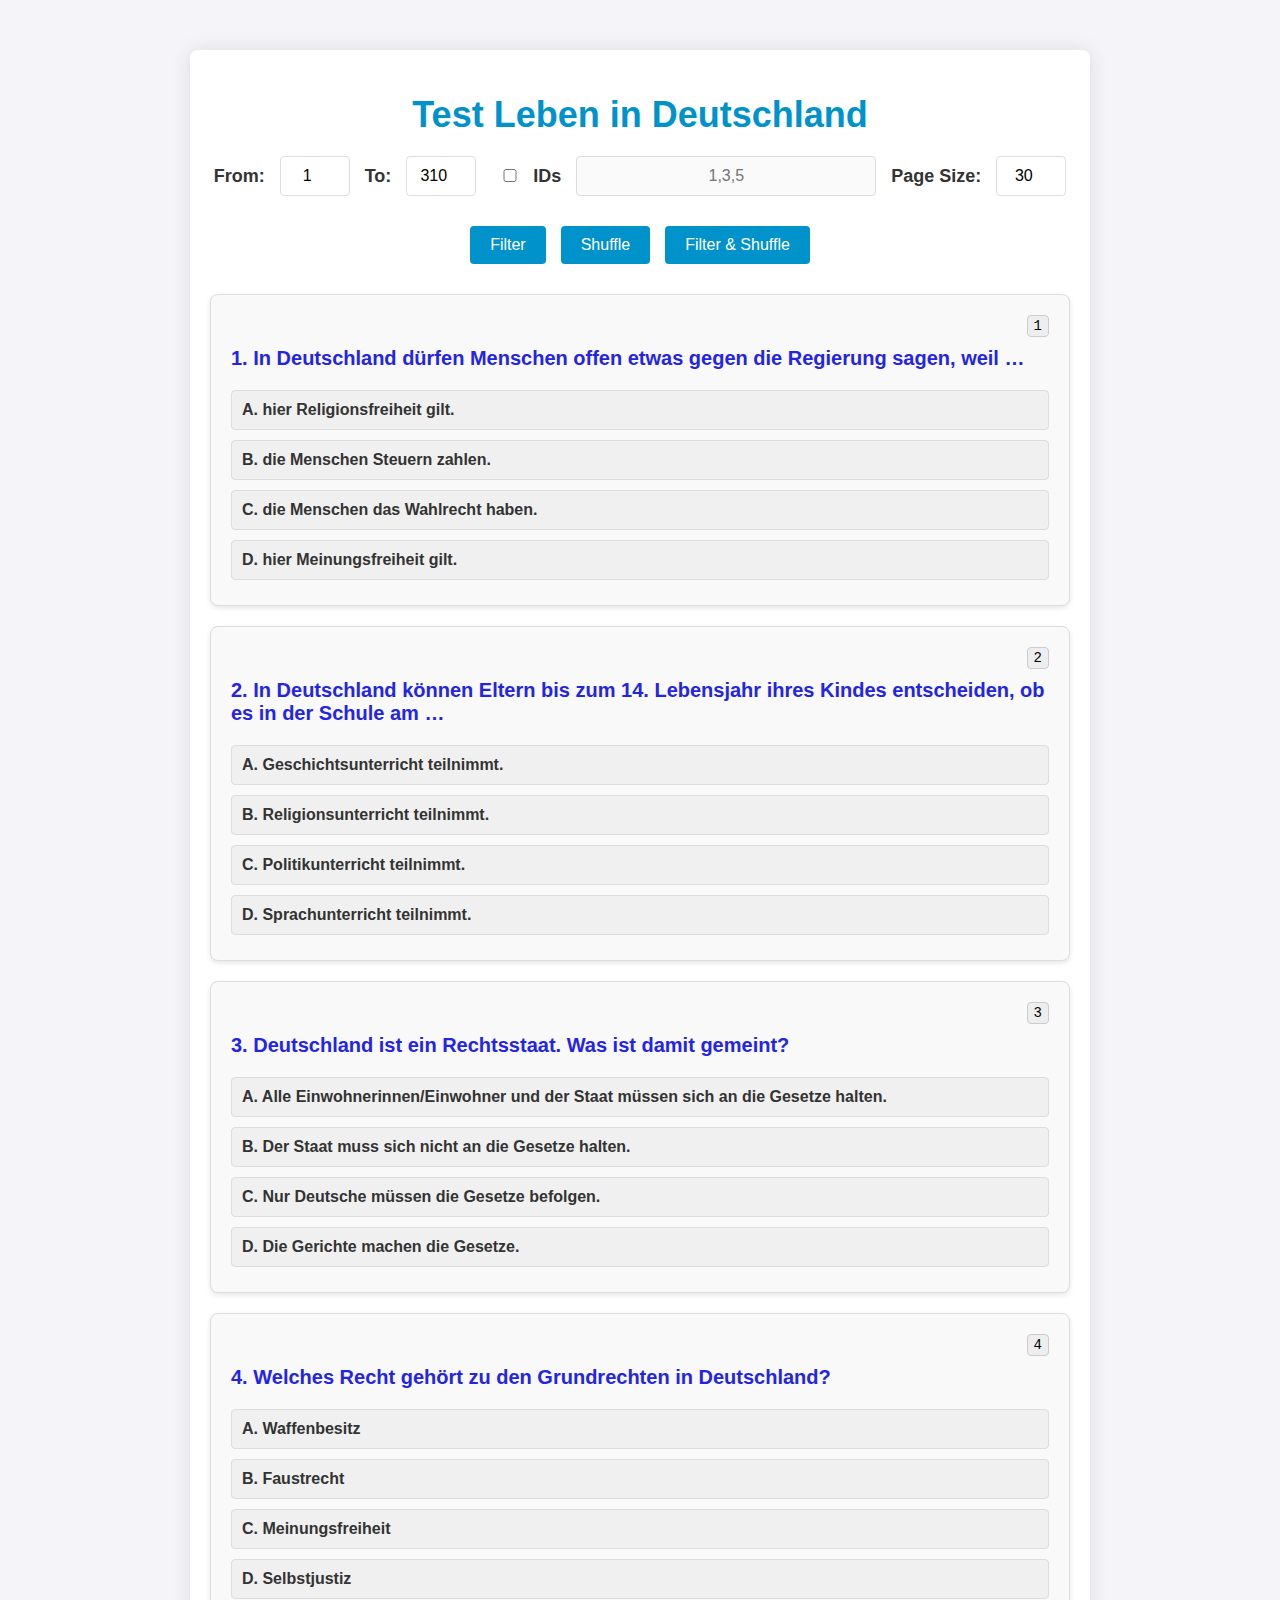
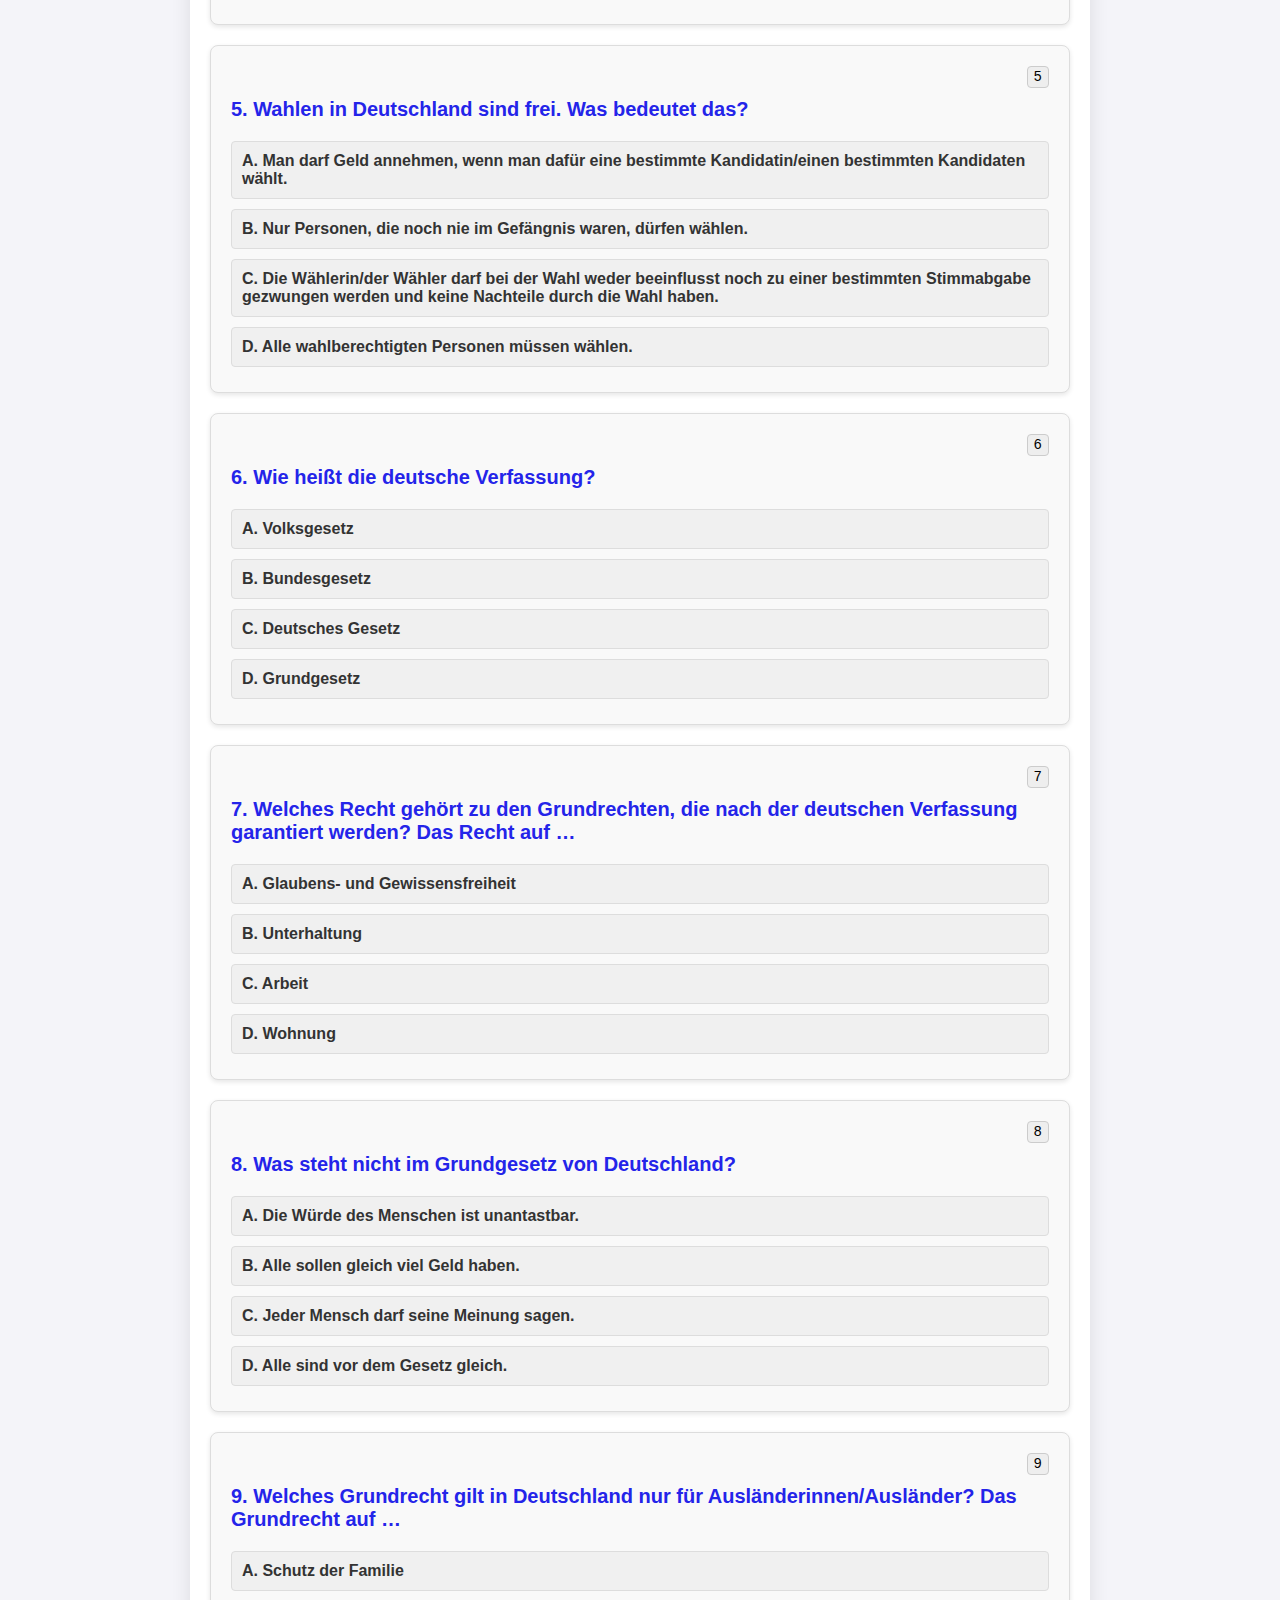
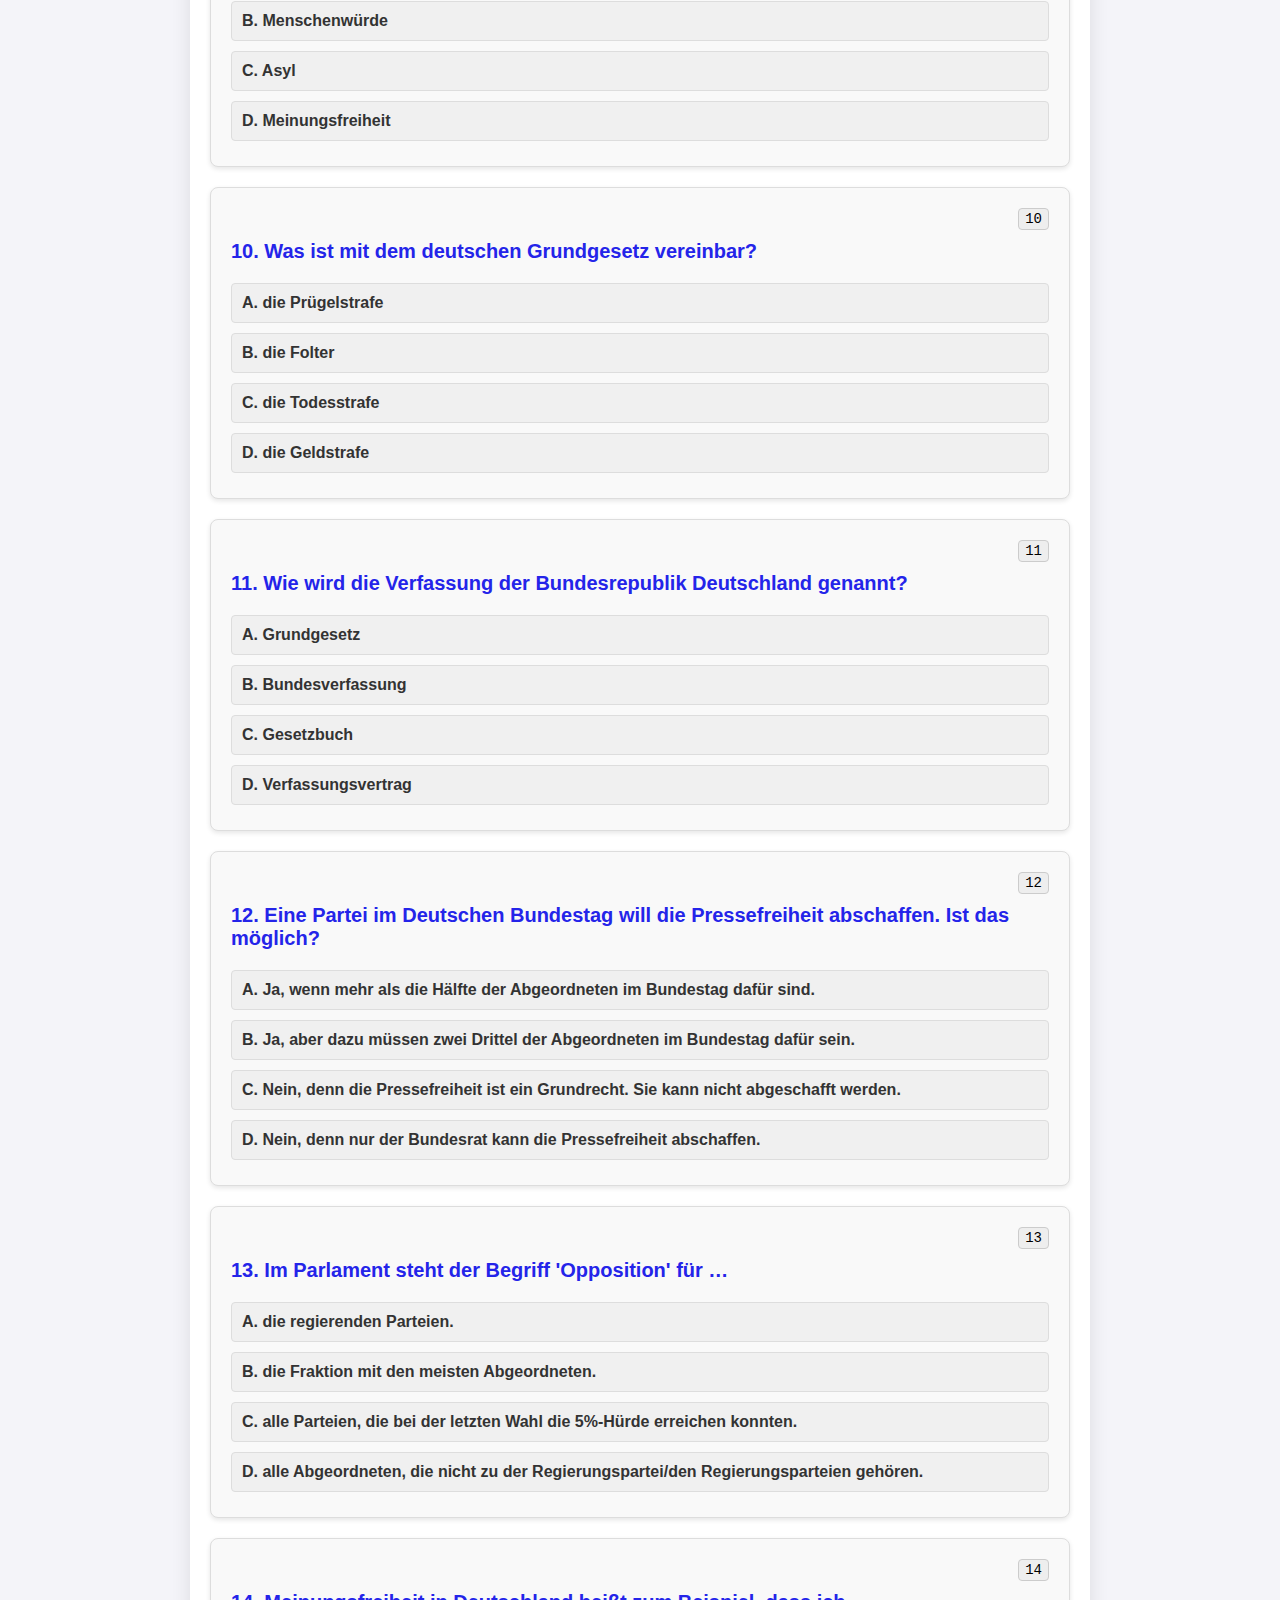
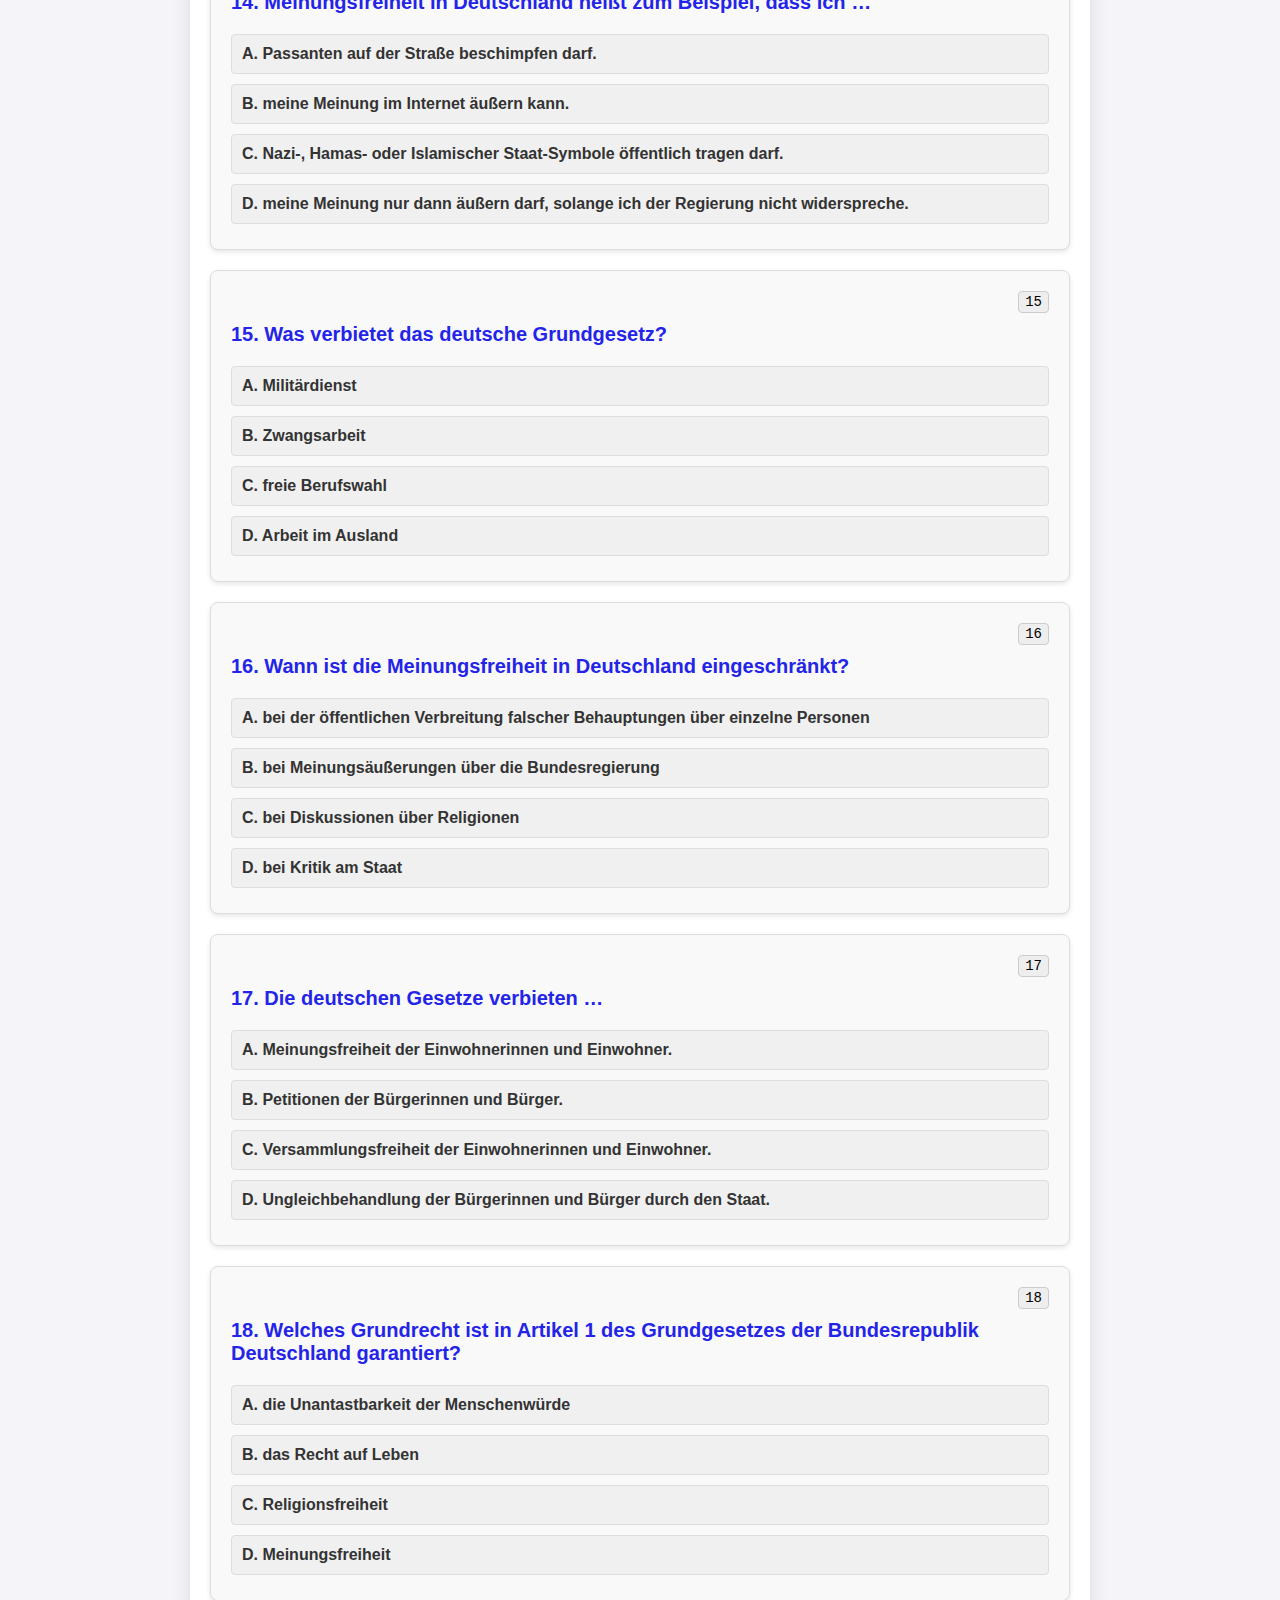
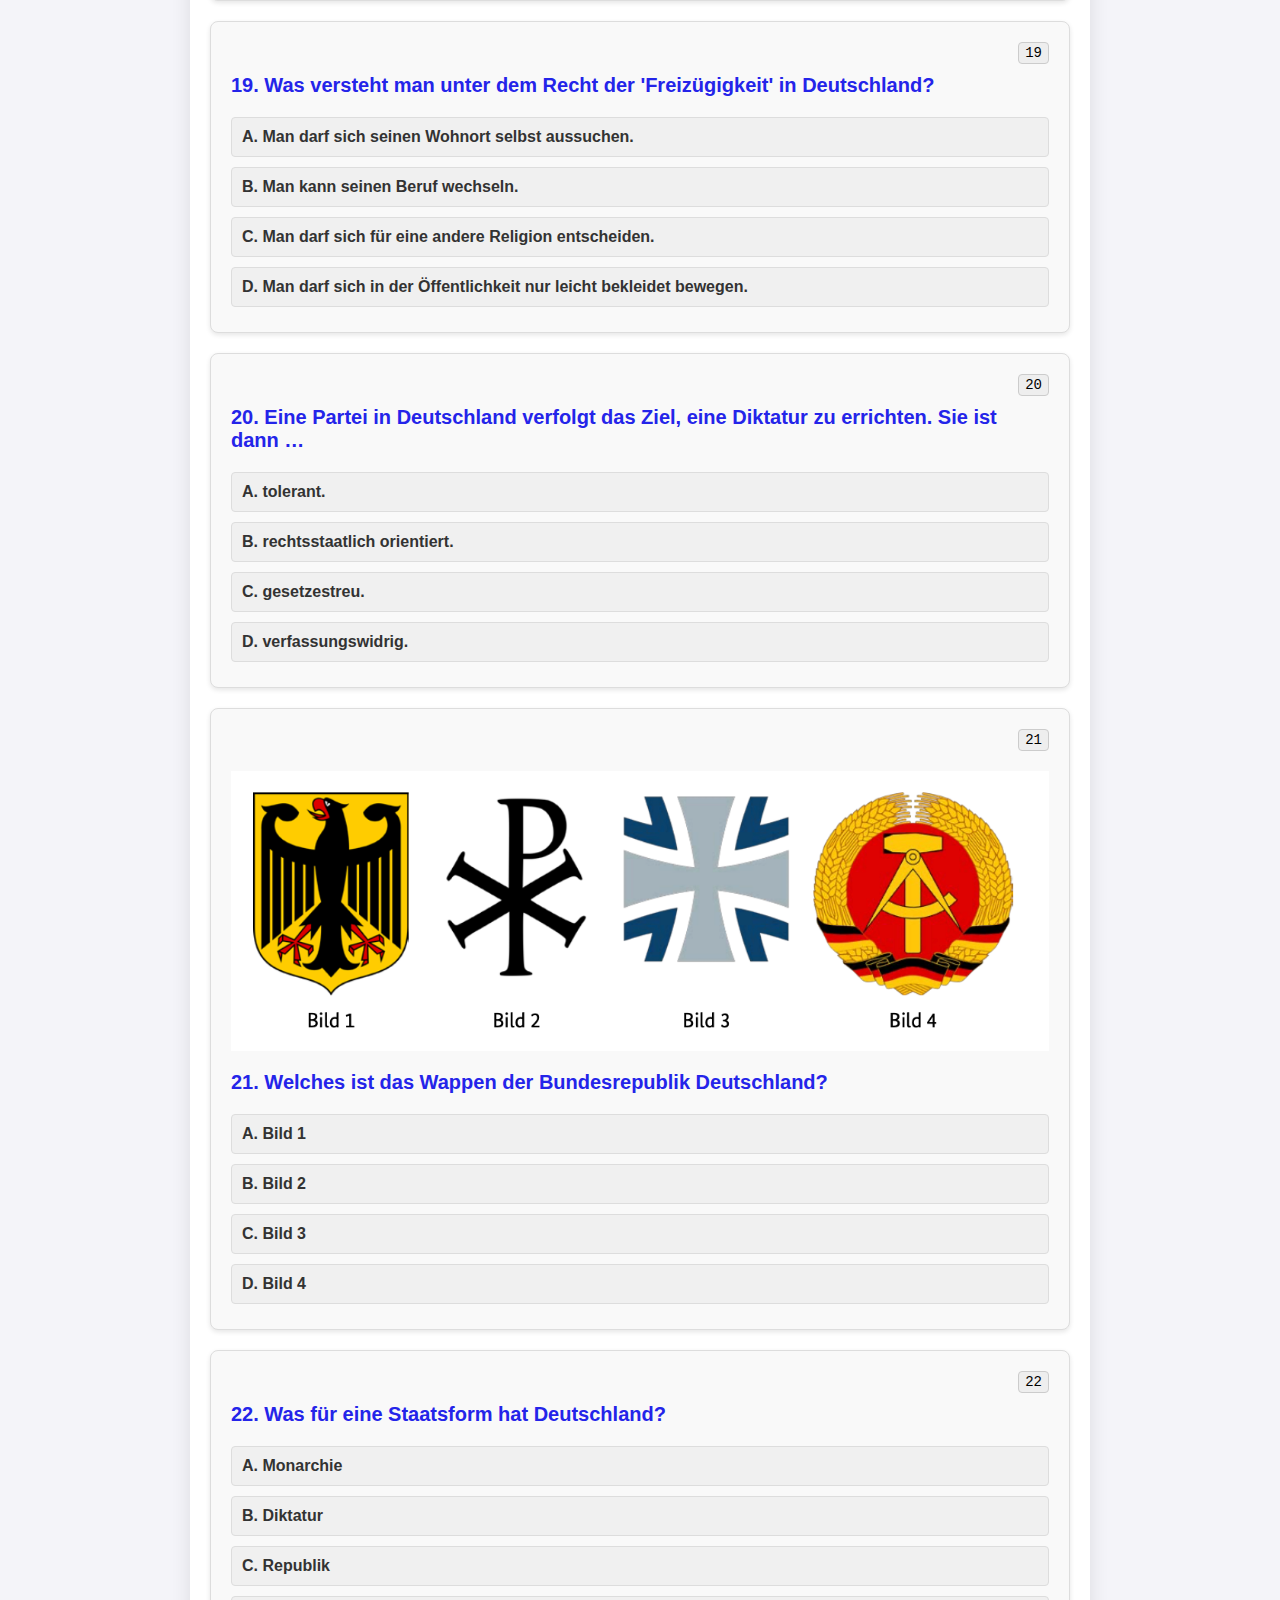
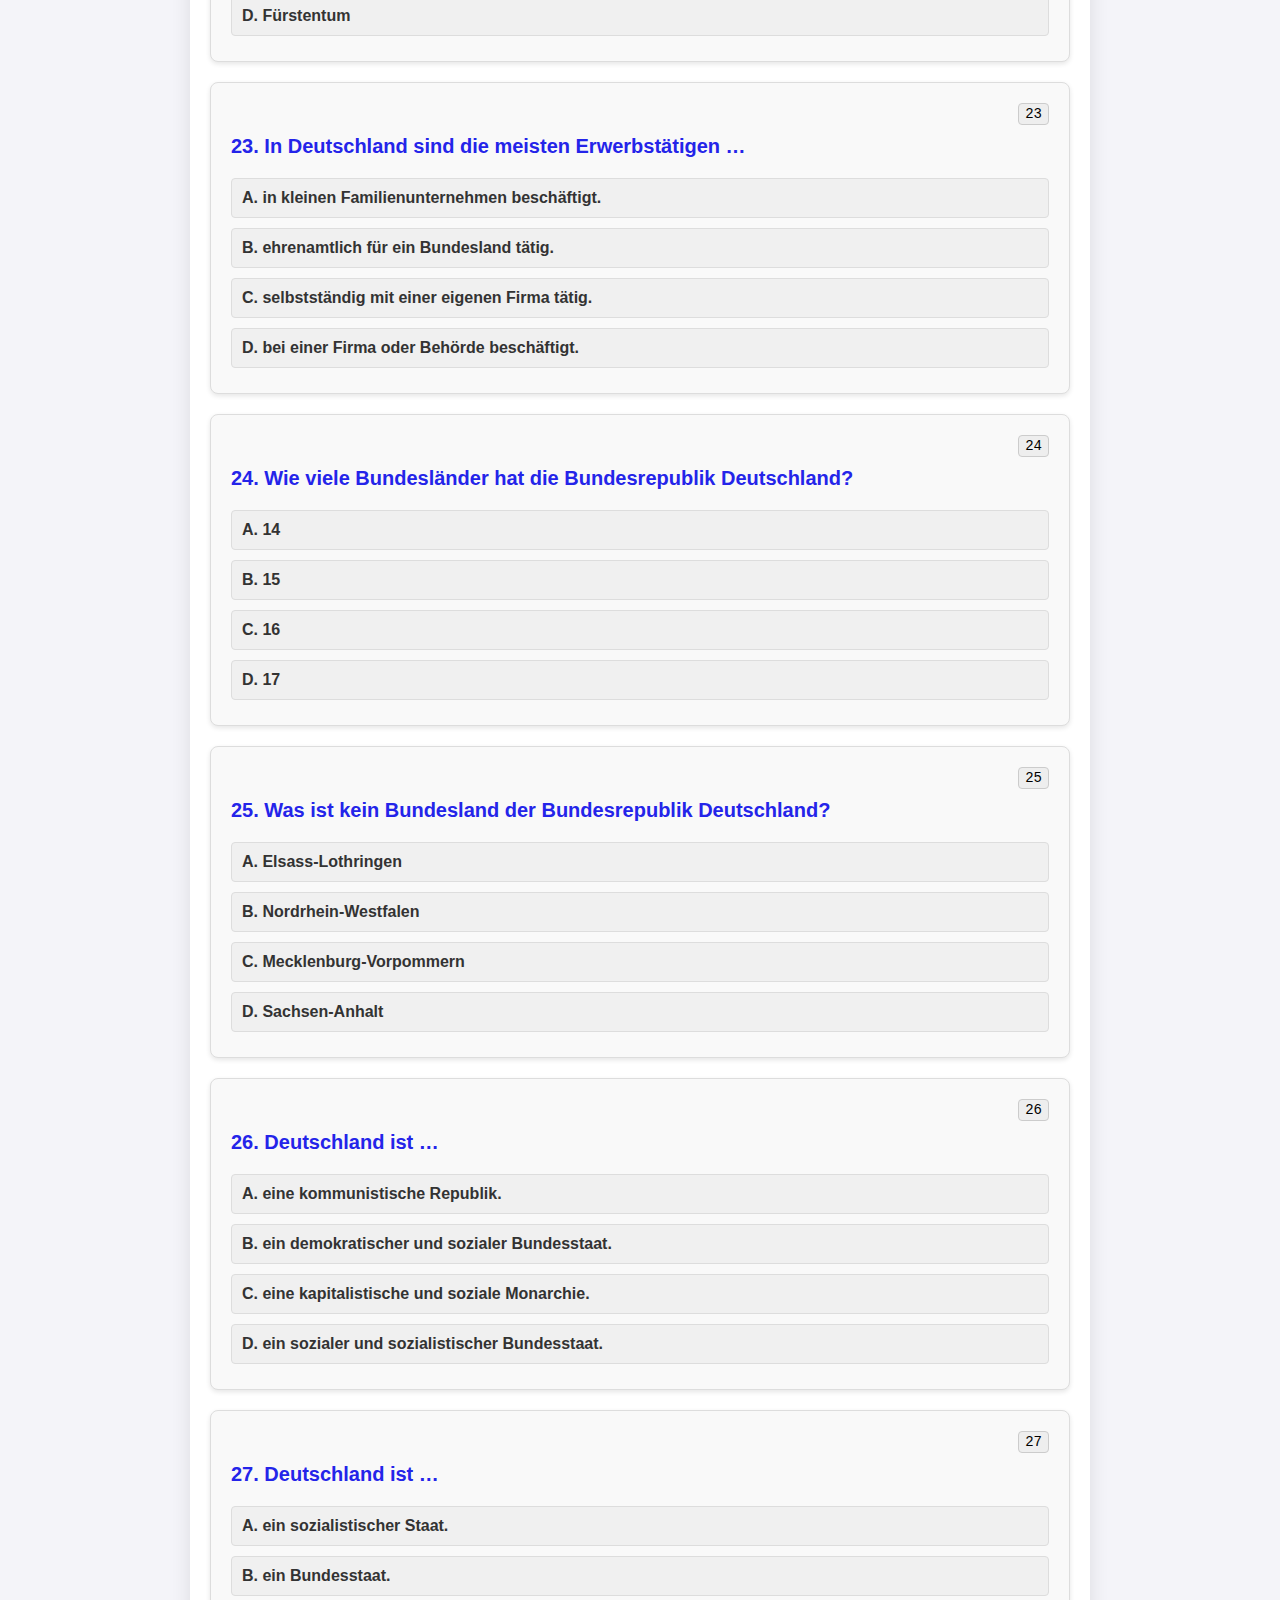
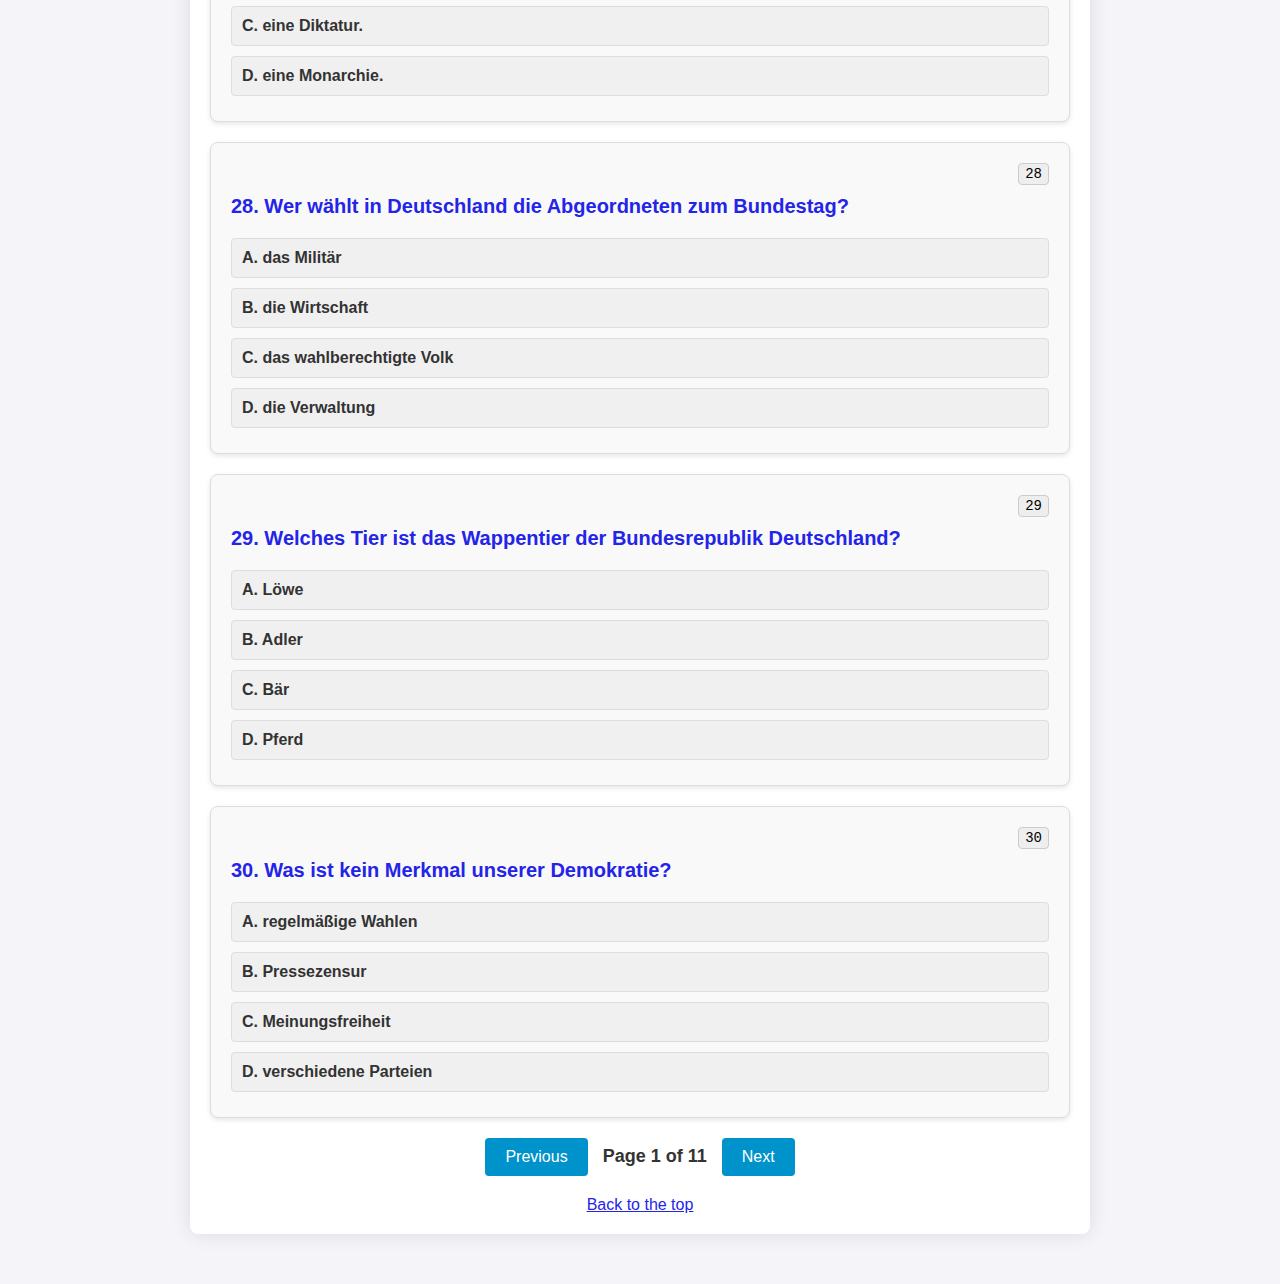
<file: index.html>
<!DOCTYPE html>
<html lang="en">
	<head>
		<meta charset="UTF-8" />
		<meta name="viewport" content="width=device-width, initial-scale=1.0" />
		<title>Test Leben in Deutschland</title>
		<link rel="stylesheet" href="styles.css" />
	</head>
	<body id="top">
		<div class="container">
			<h1>Test Leben in Deutschland</h1>

			<div class="controls">
				<label for="from">From:</label>
				<input type="number" id="from" min="1" value="1" onkeypress="handleEnter(event)" />

				<label for="to">To:</label>
				<input type="number" id="to" min="1" value="310"  onkeypress="handleEnter(event)"/>

        <label for="filterByIds">
          <input type="checkbox" id="filterByIds" onchange="toggleIdInput()"  style="width: 30px;"  onkeypress="handleEnter(event)"/> IDs
      </label>
      <input id="questionIds" placeholder="1,3,5" style="width: 300px;" disabled  onkeypress="handleEnter(event)"></input>
  


				<label for="pageSize">Page Size:</label>
				<input type="number" id="pageSize" min="1" value="30" onchange="updatePageSize()" />
			</div>

			<div class="controls">
        <button onclick="filterQuestions()">Filter</button>
				<button onclick="shuffleQuestions()">Shuffle</button>
        <button onclick="filterAndShuffle()">Filter & Shuffle</button>
        </div>

			<div id="quiz"></div>

			<div class="pagination">
				<button onclick="previousPage()">Previous</button>
				<span id="pageInfo"></span>
				<button onclick="nextPage()">Next</button>

				<!-- <label for="pageSize">Page Size:</label>
				<input type="number" id="pageSize" min="1" value="20" onchange="updatePageSize()" /> -->
			</div>
			<a href="#top" style="text-align: center; display: block; margin-top: 20px; color: #2424e9">Back to the top</a>
		</div>

		<script src="script.js"></script>
	</body>
</html>
</file>
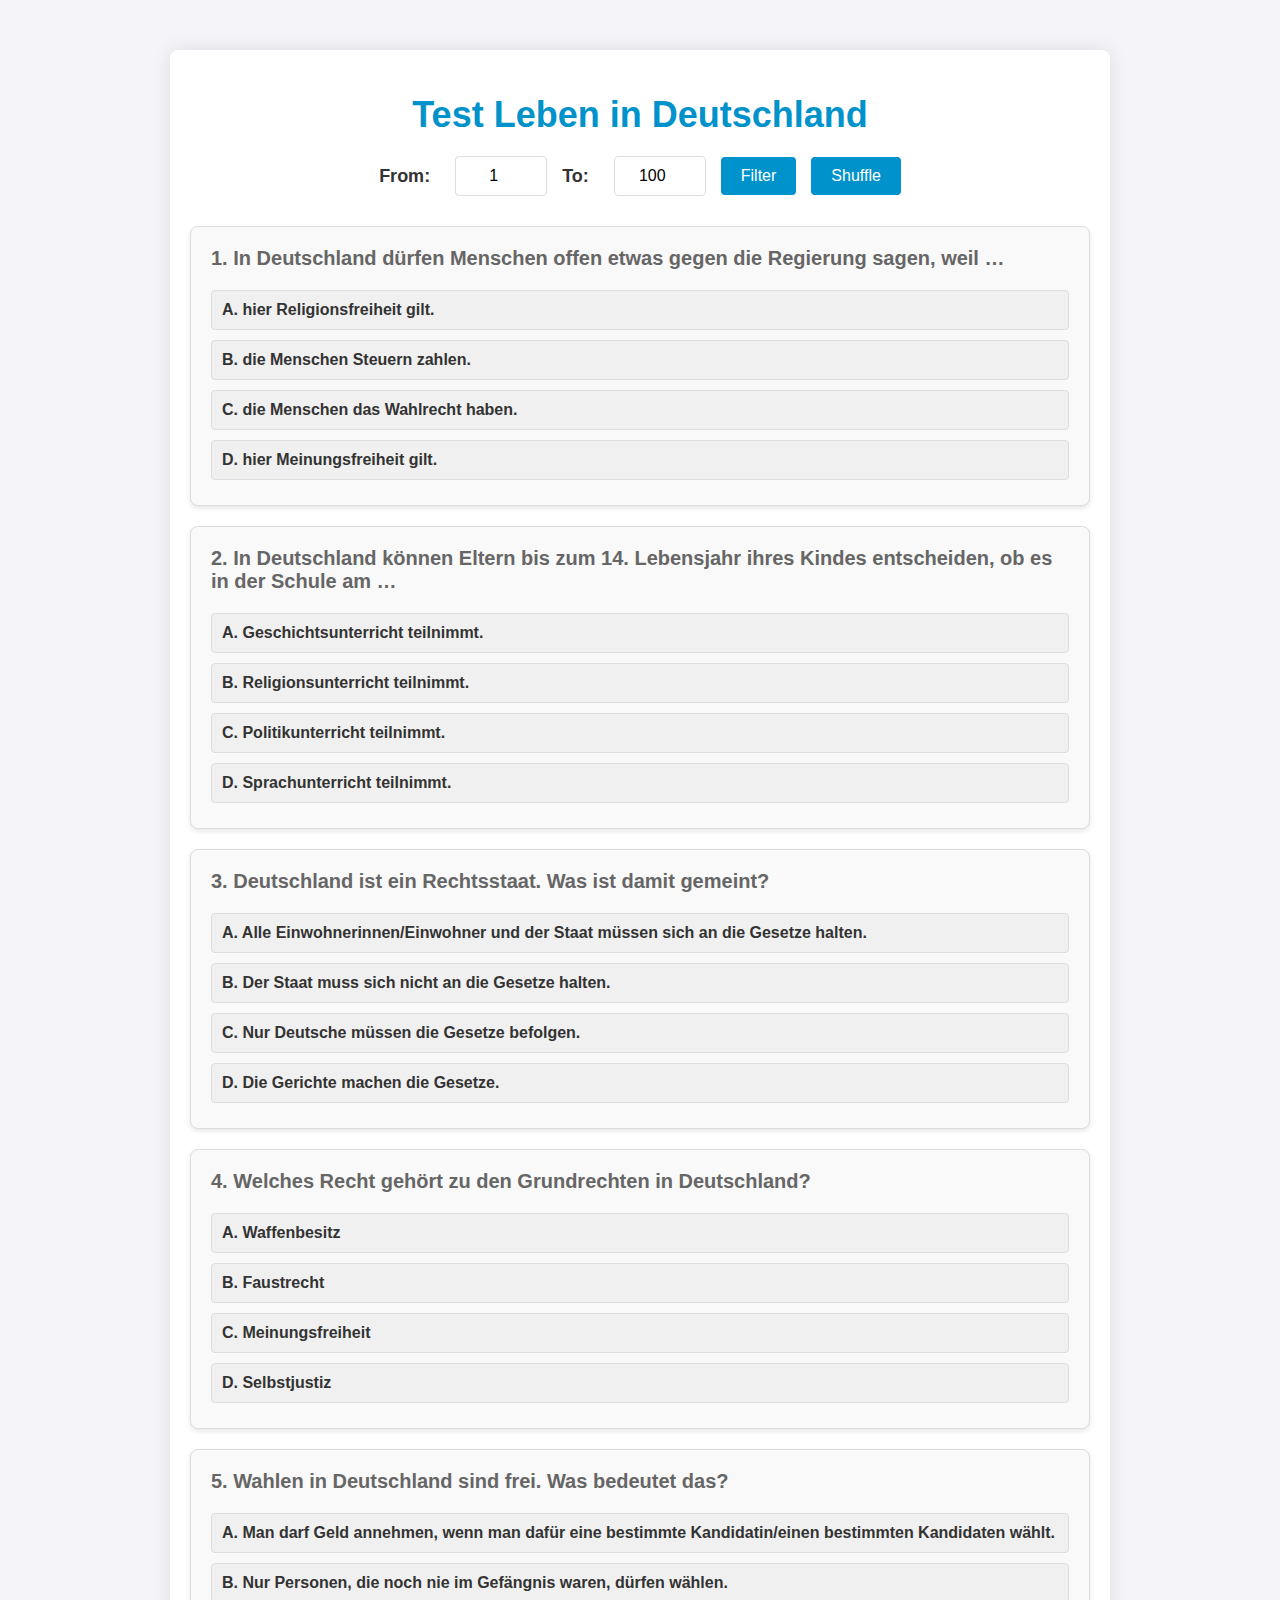
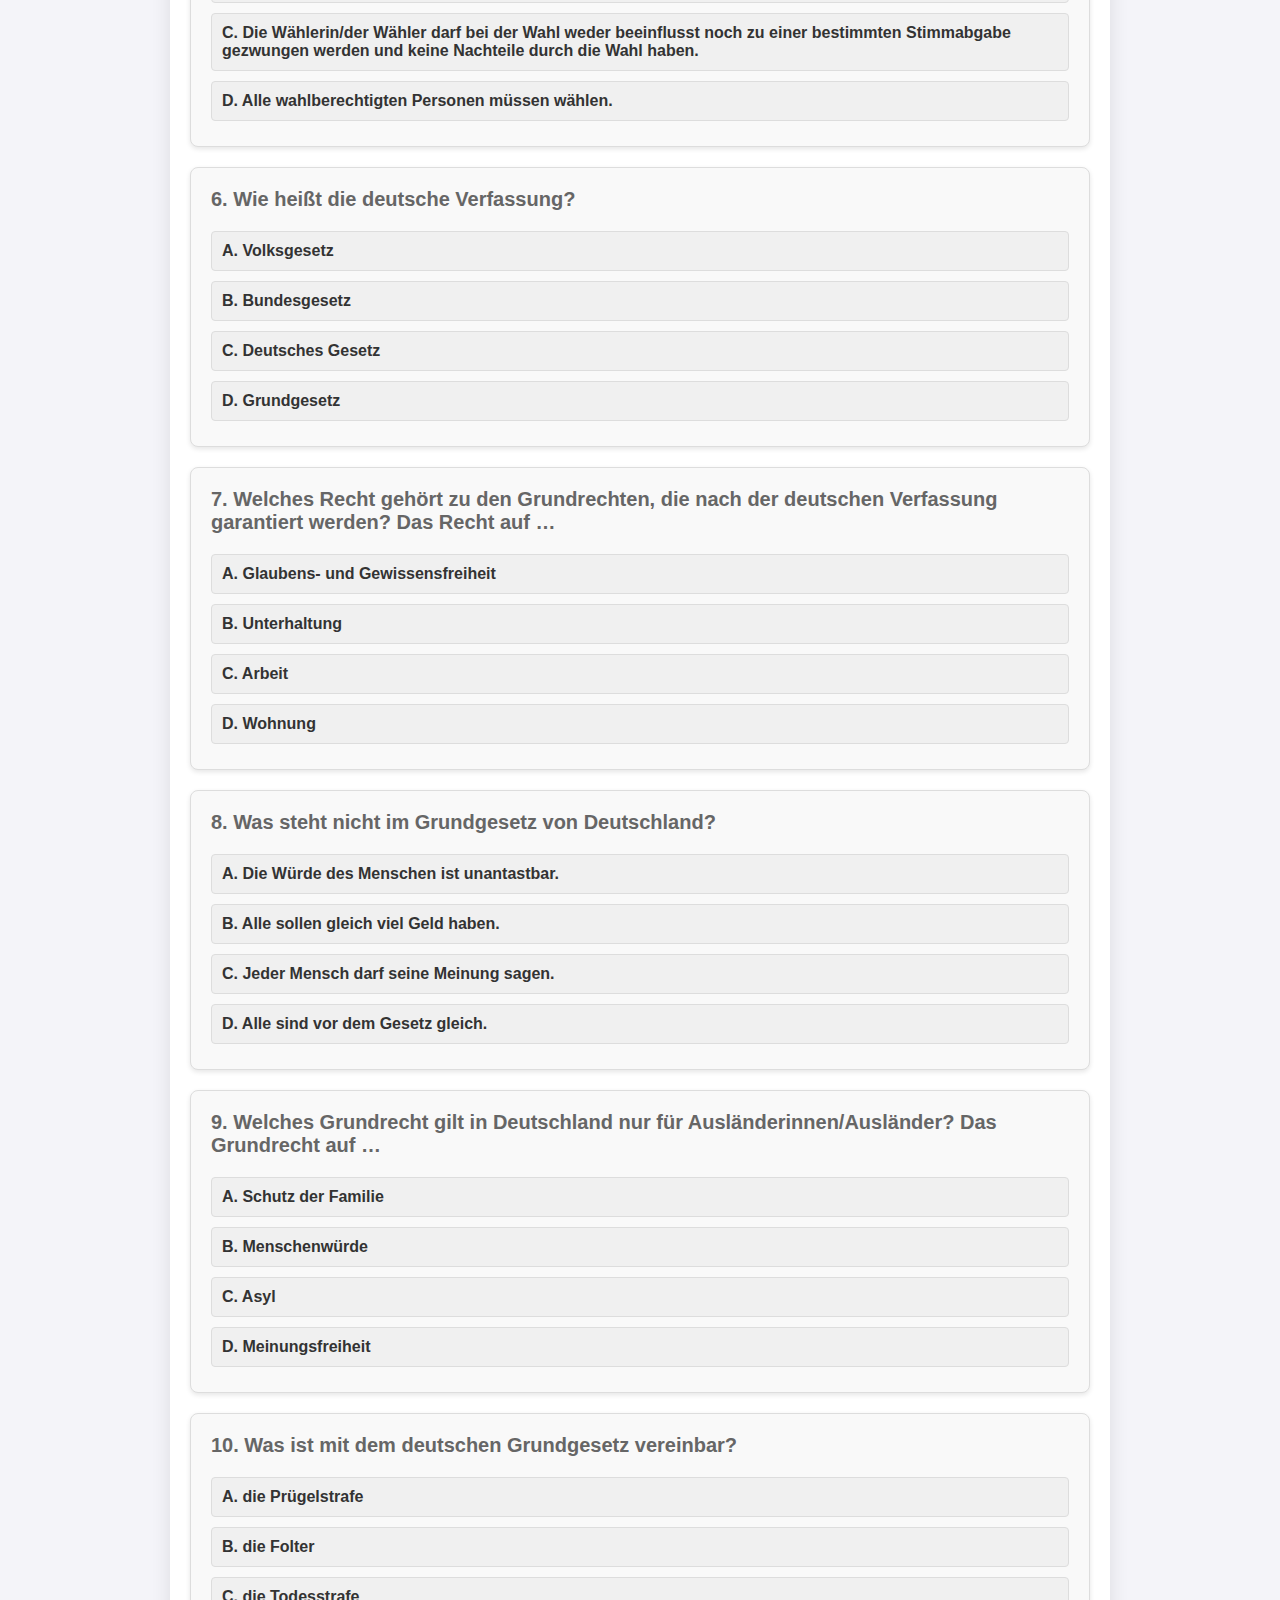
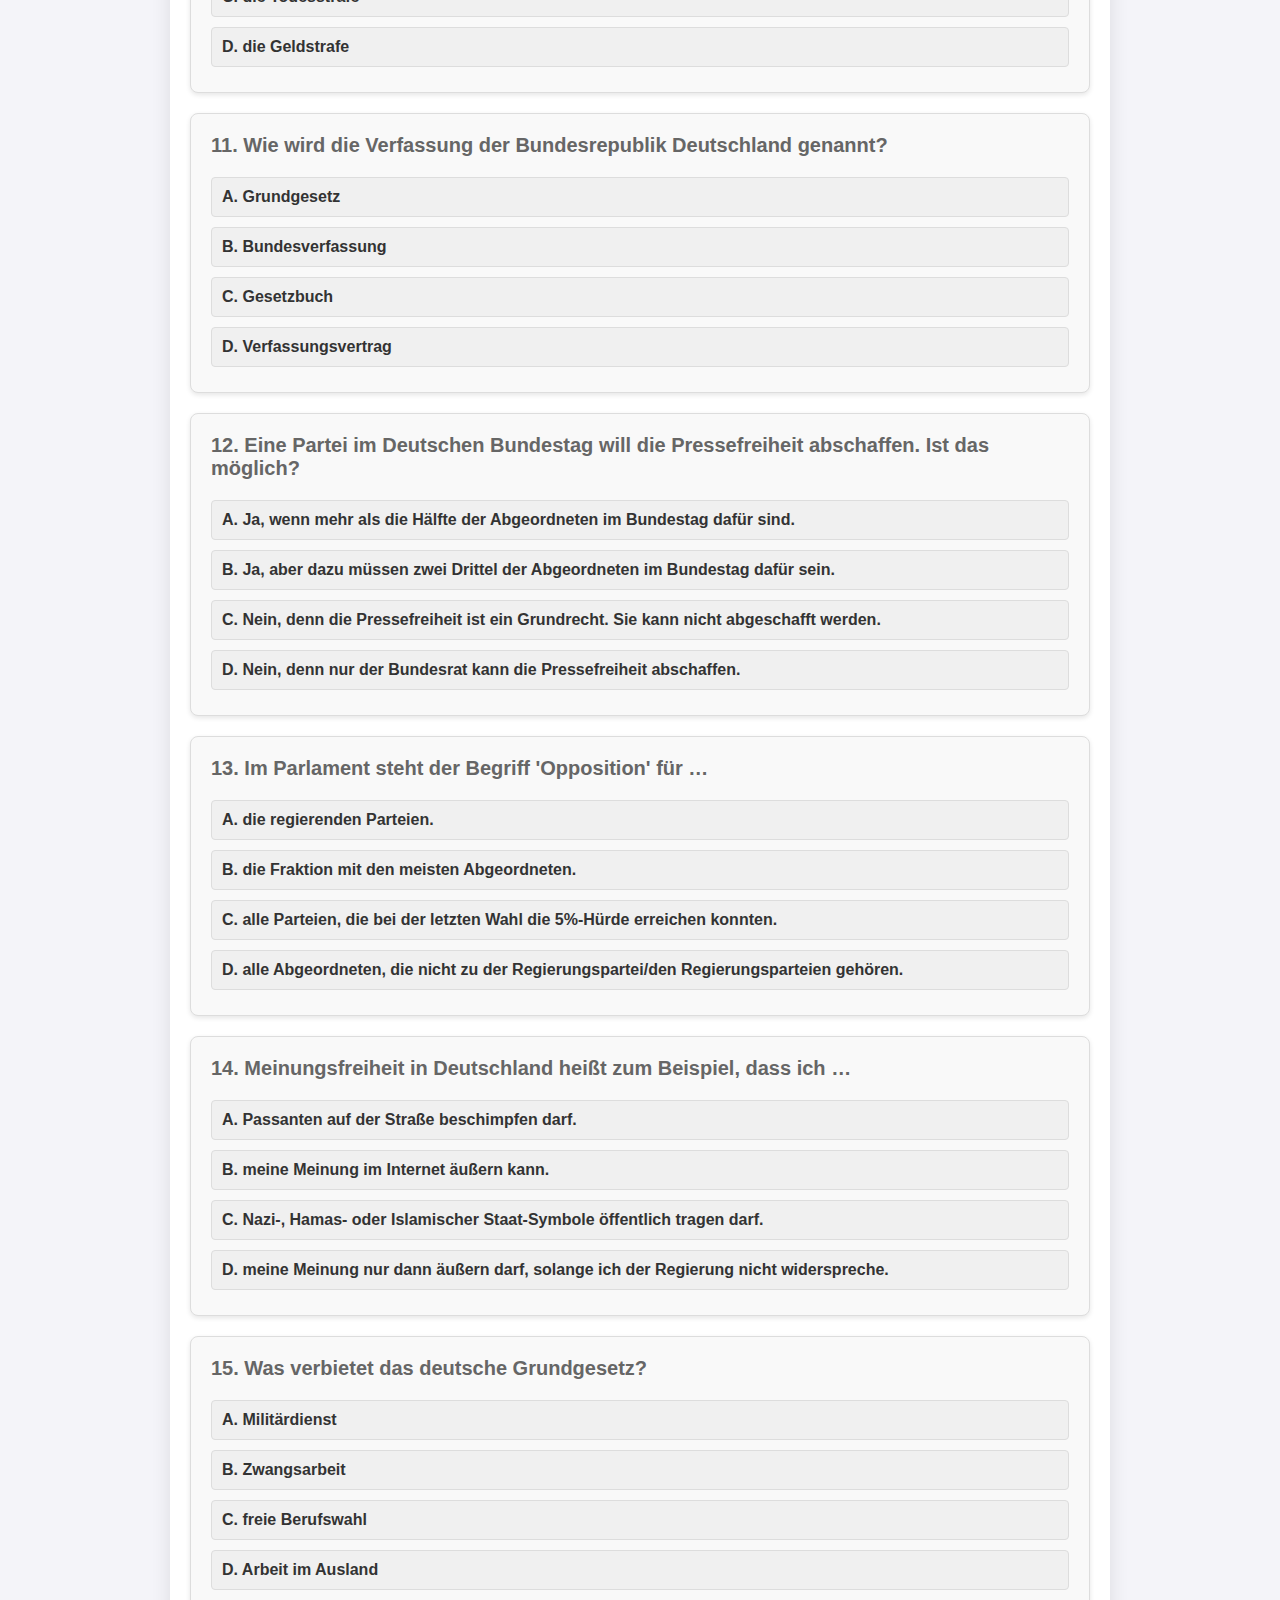
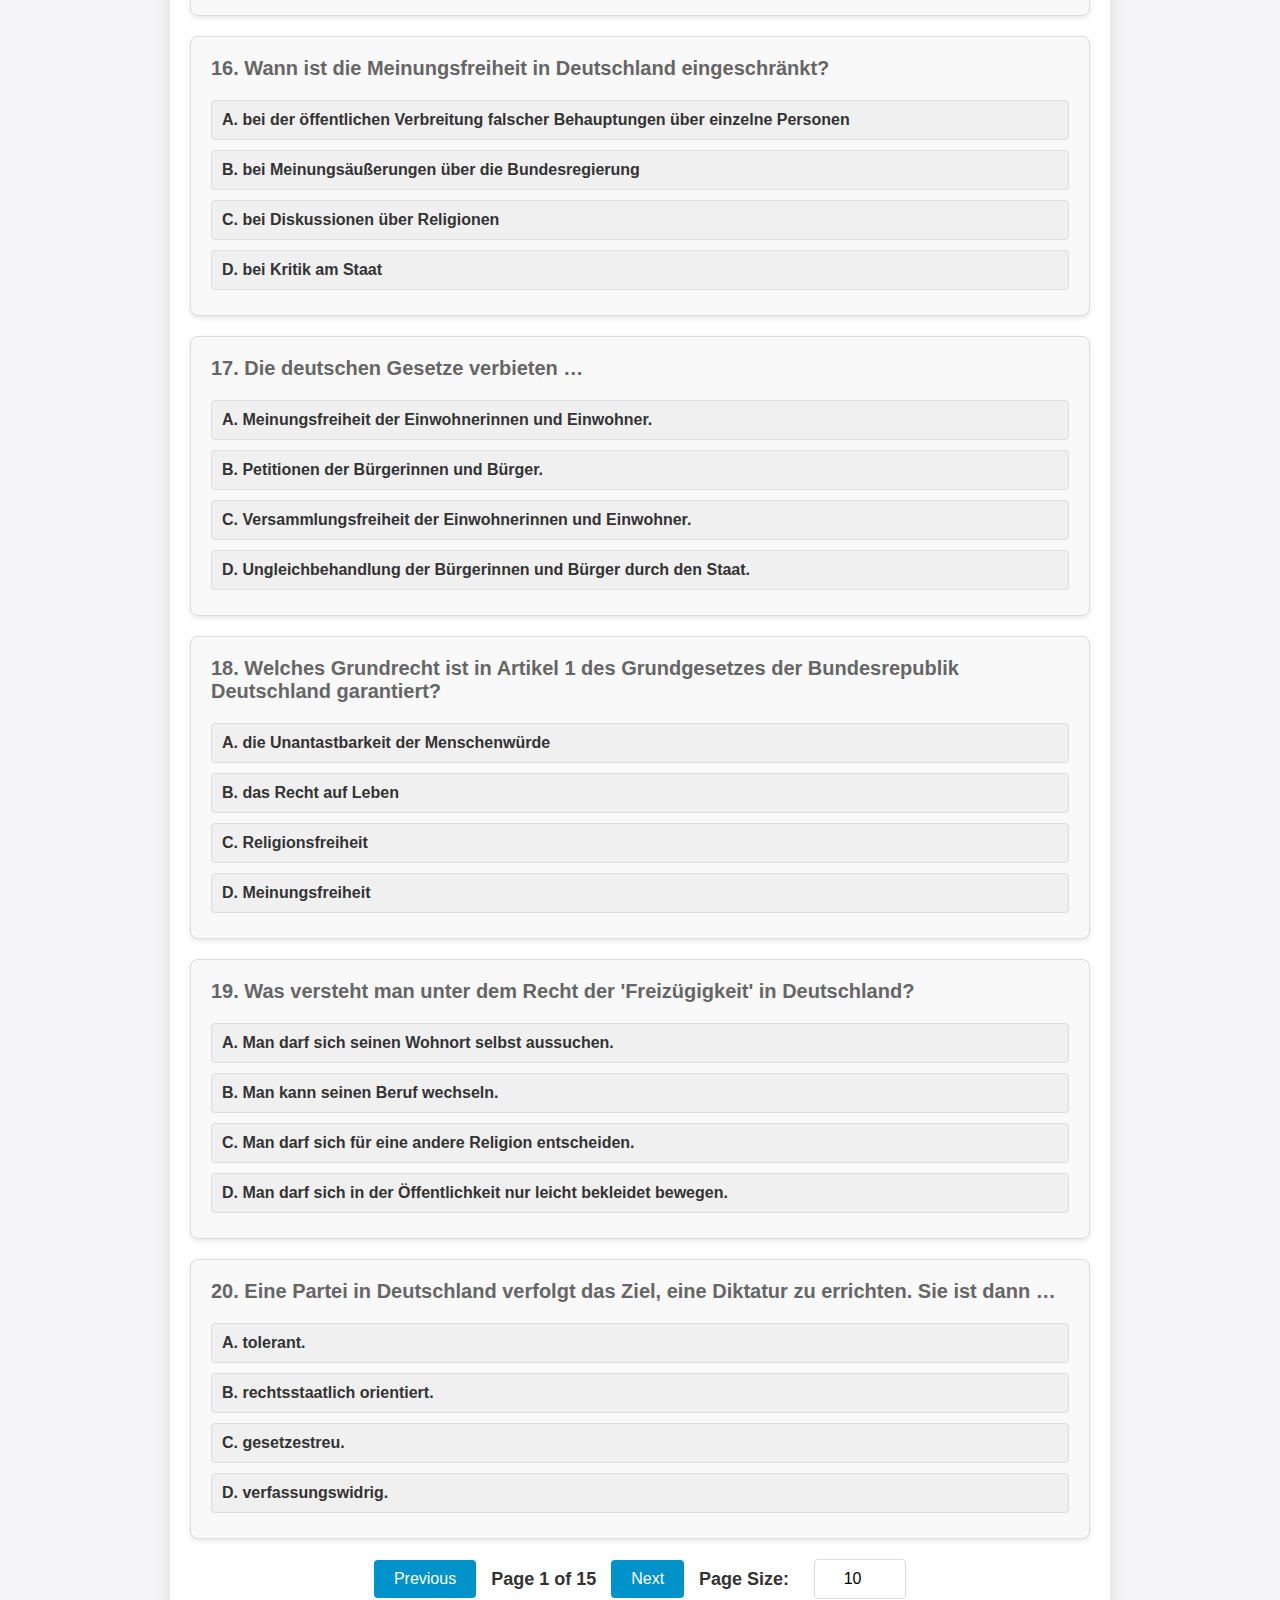
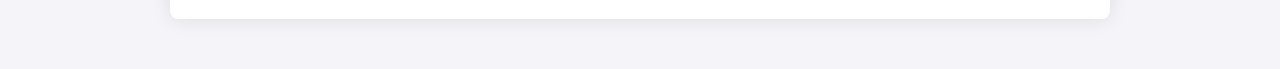
<file: solution1/index.html>
<!DOCTYPE html>
<html lang="en">
	<head>
		<meta charset="UTF-8" />
		<meta name="viewport" content="width=device-width, initial-scale=1.0" />
		<title>Test Leben in Deutschland</title>
		<link rel="stylesheet" href="styles.css" />
	</head>
	<body>
		<div class="container">
			<h1>Test Leben in Deutschland</h1>

			<div class="controls">
				<label for="from">From:</label>
				<input type="number" id="from" min="1" value="1" />

				<label for="to">To:</label>
				<input type="number" id="to" min="1" value="100" />

				<button onclick="filterQuestions()">Filter</button>
				<button onclick="shuffleQuestions()">Shuffle</button>
			</div>

			<div id="quiz"></div>

			<div class="pagination">
				<button onclick="previousPage()">Previous</button>
				<span id="pageInfo"></span>
				<button onclick="nextPage()">Next</button>

				<label for="pageSize">Page Size:</label>
				<input type="number" id="pageSize" min="1" value="10" onchange="updatePageSize()" />
			</div>
		</div>

		<script src="script.js"></script>
	</body>
</html>
</file>
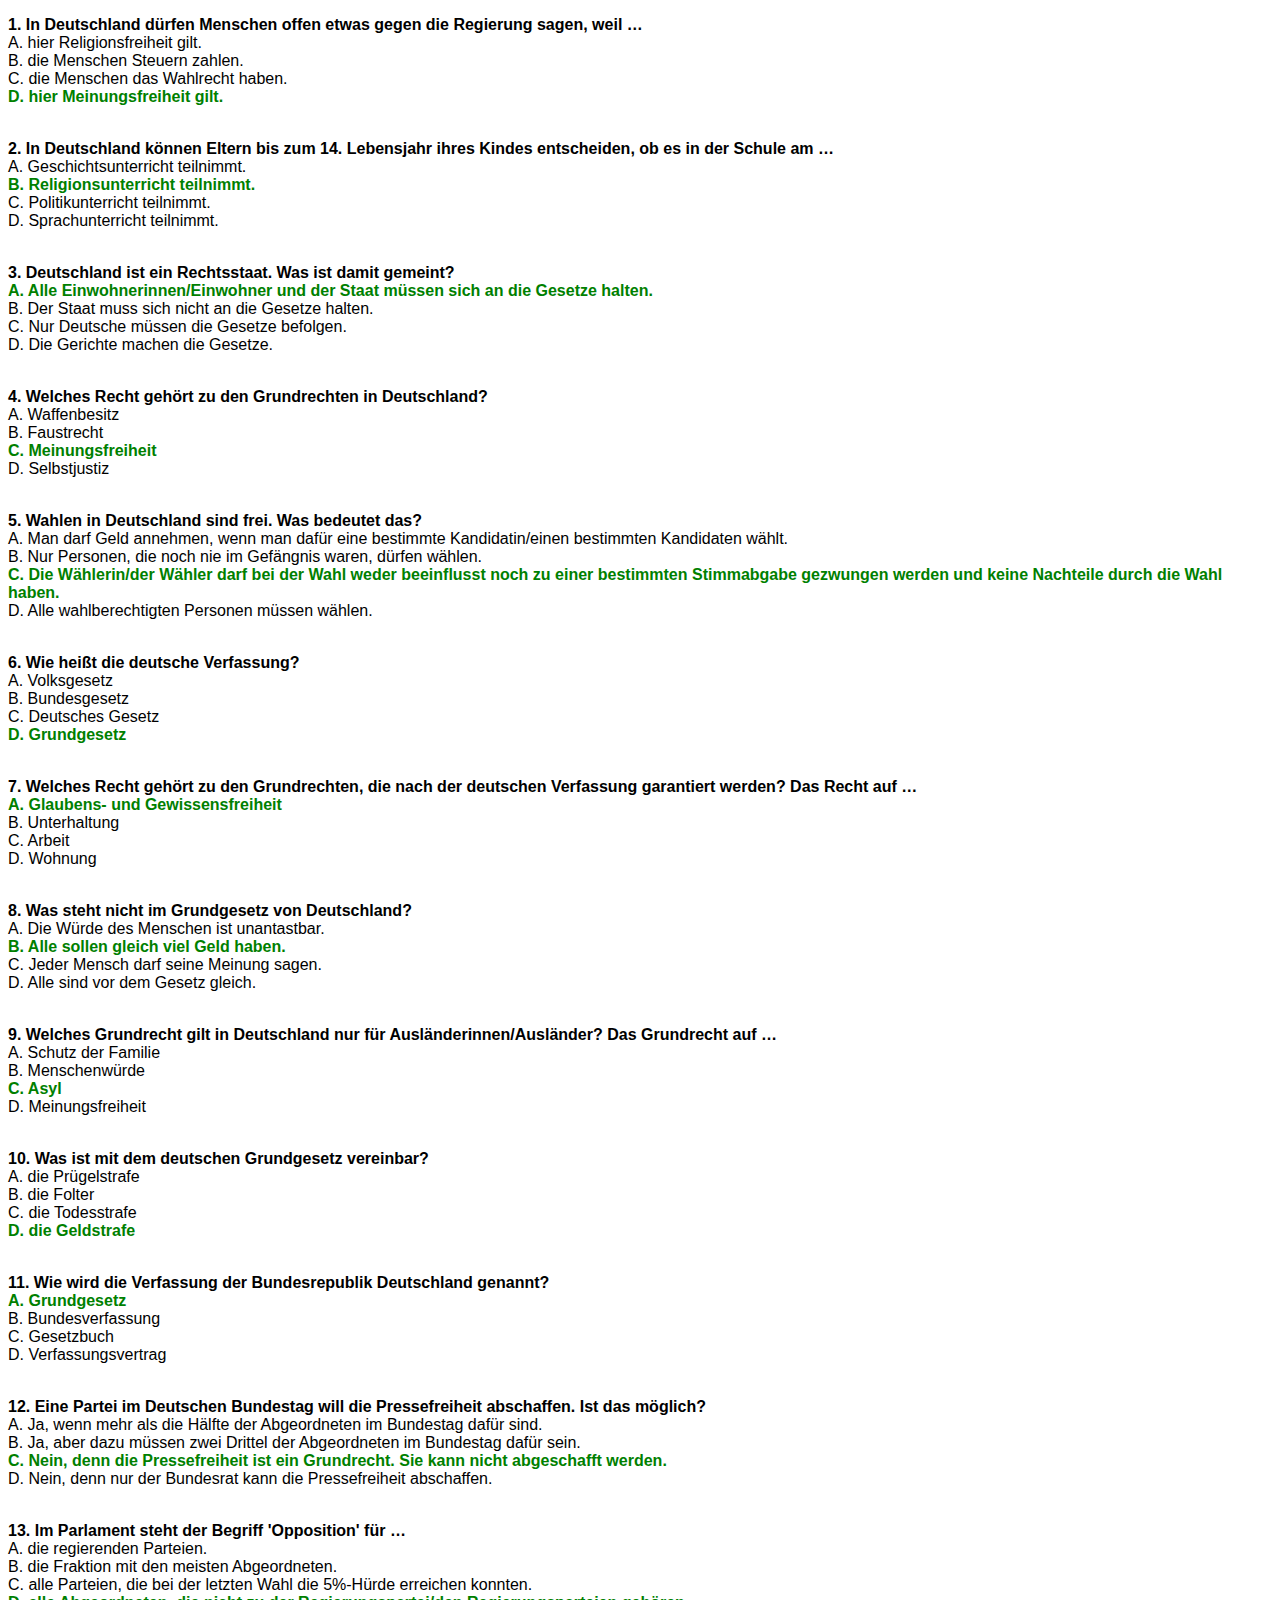
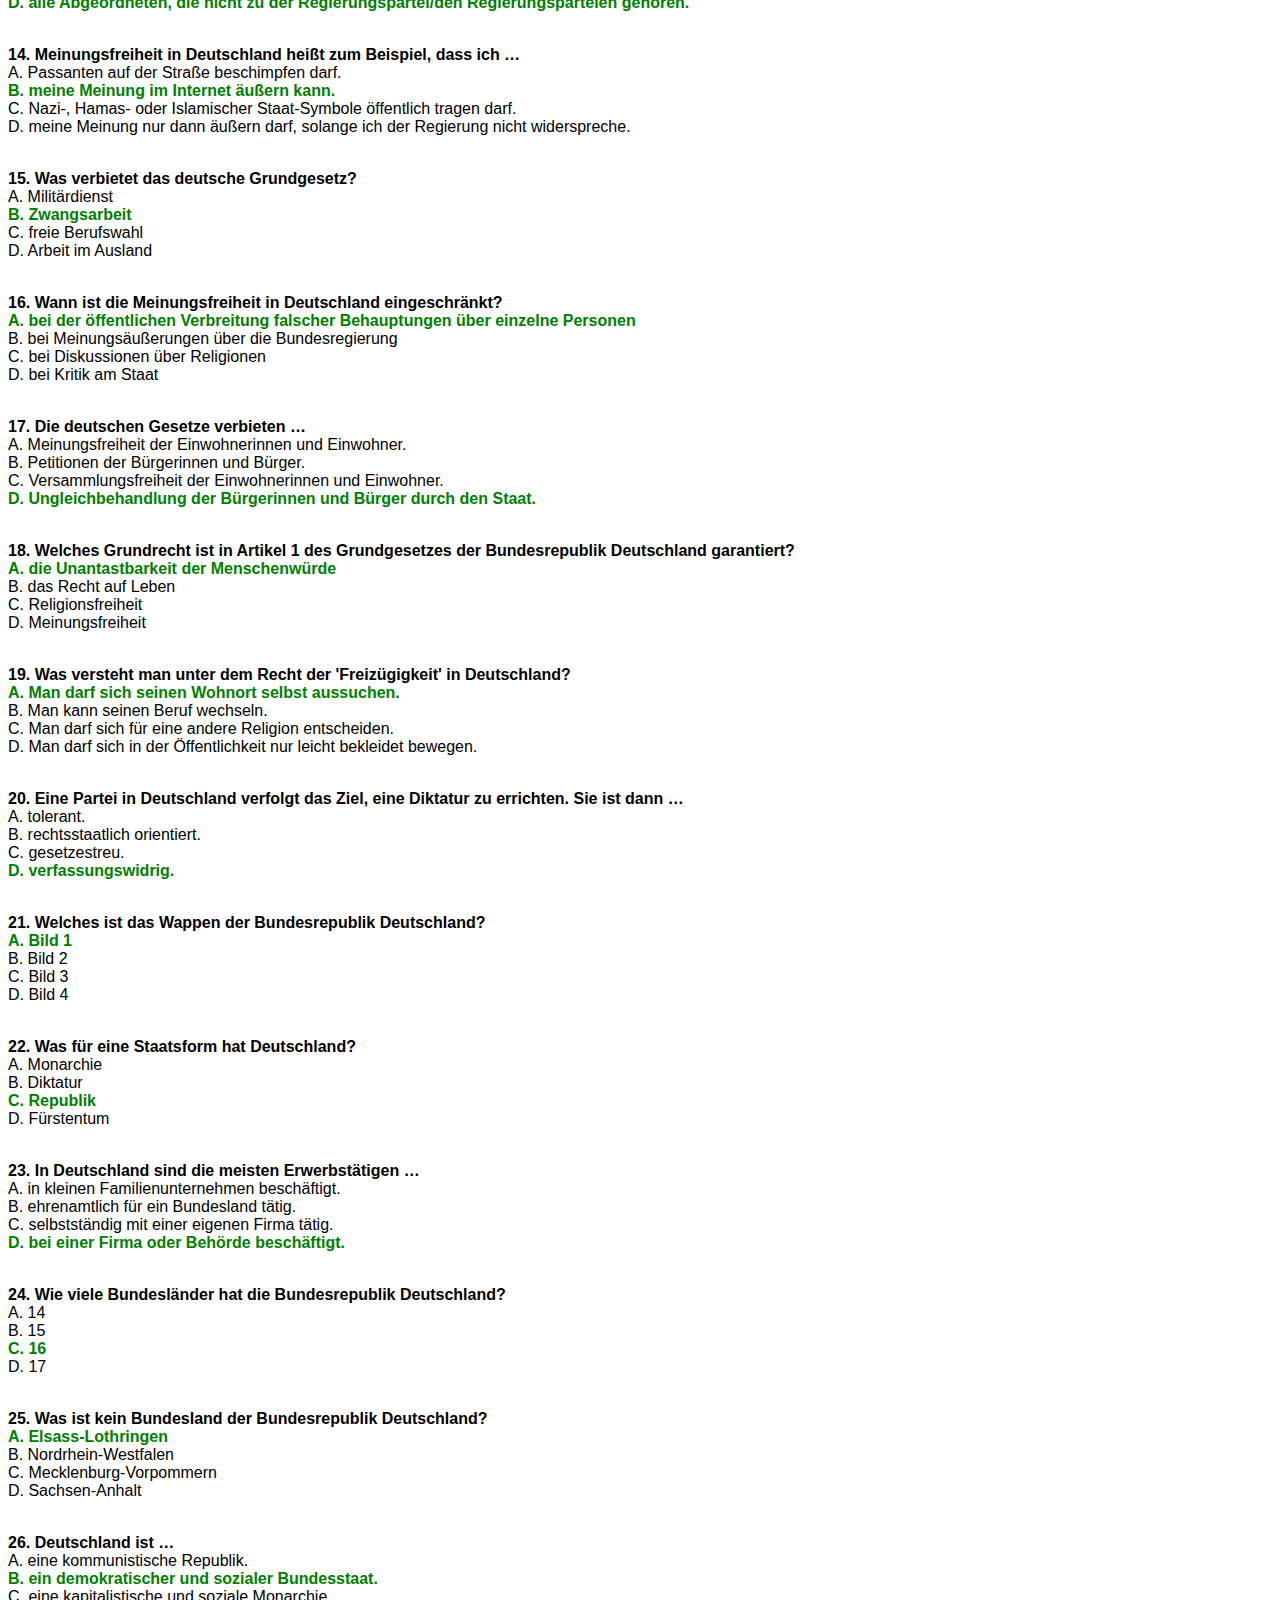
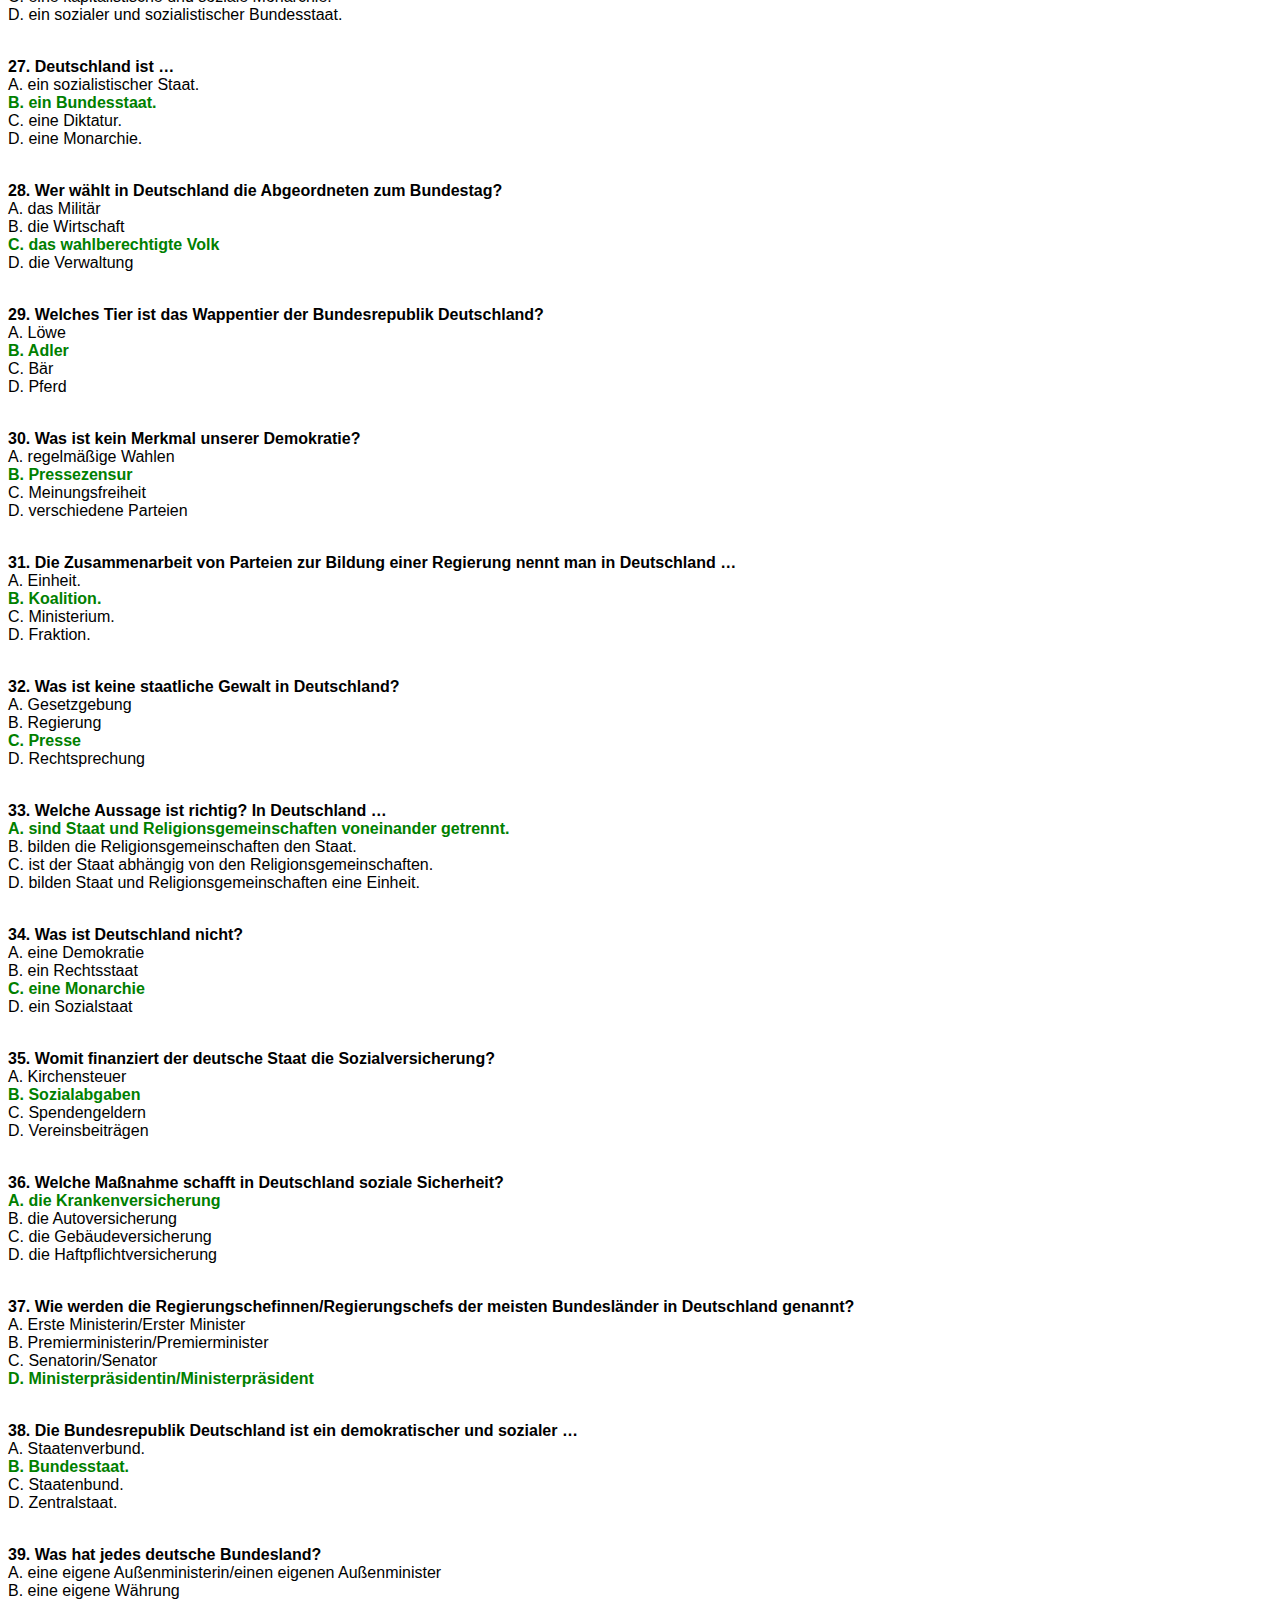
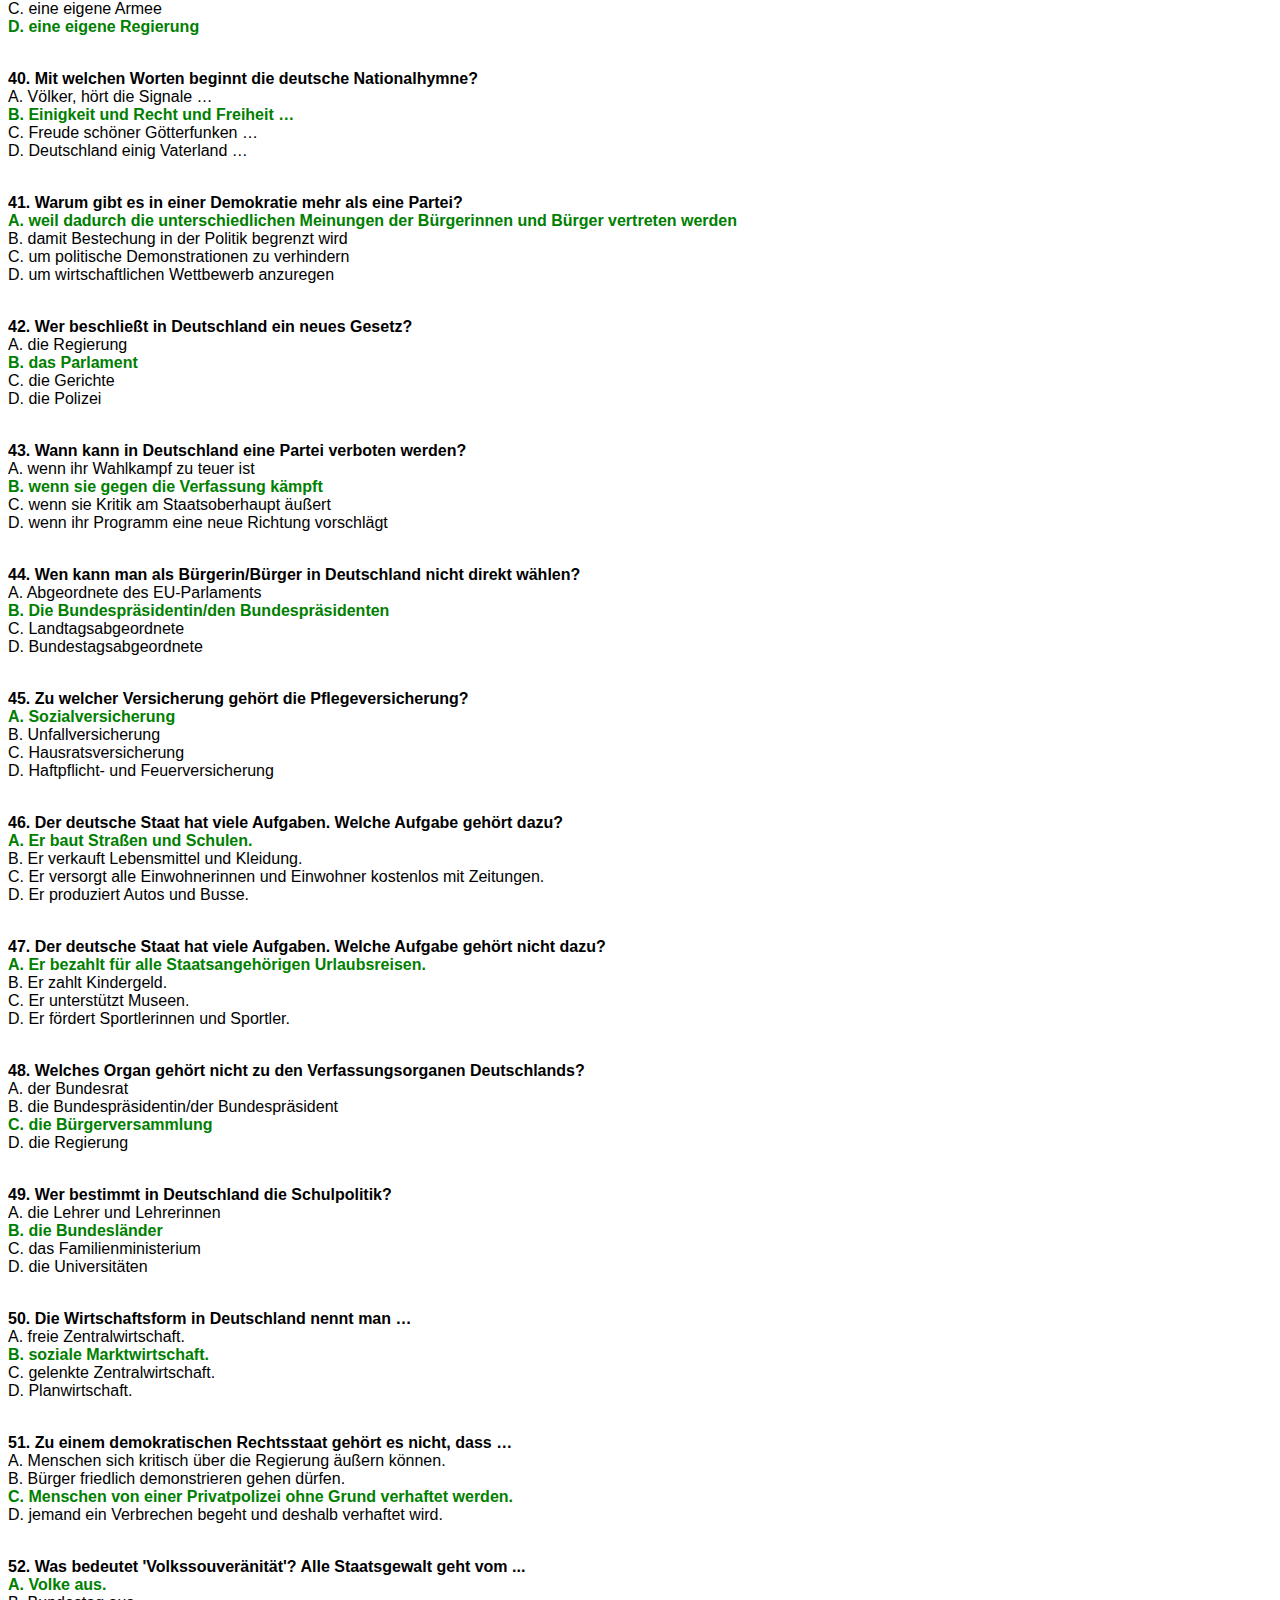
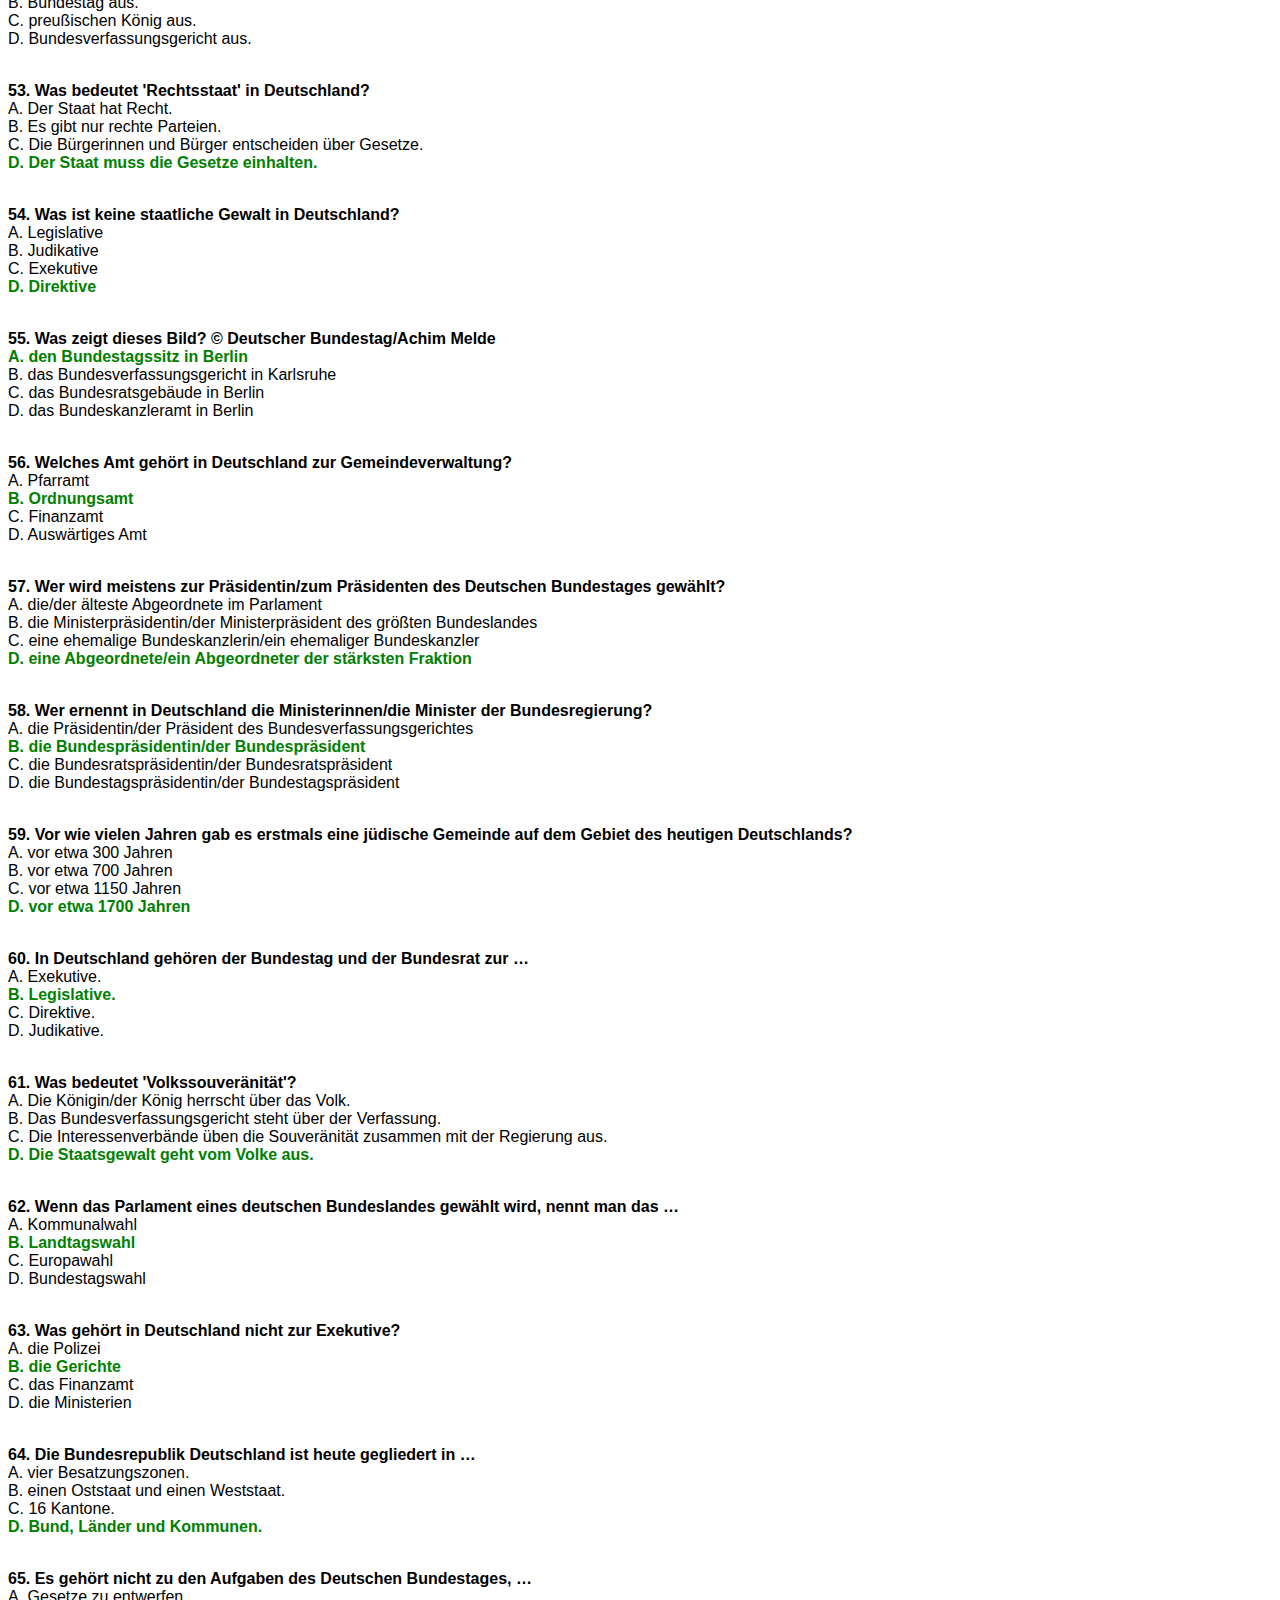
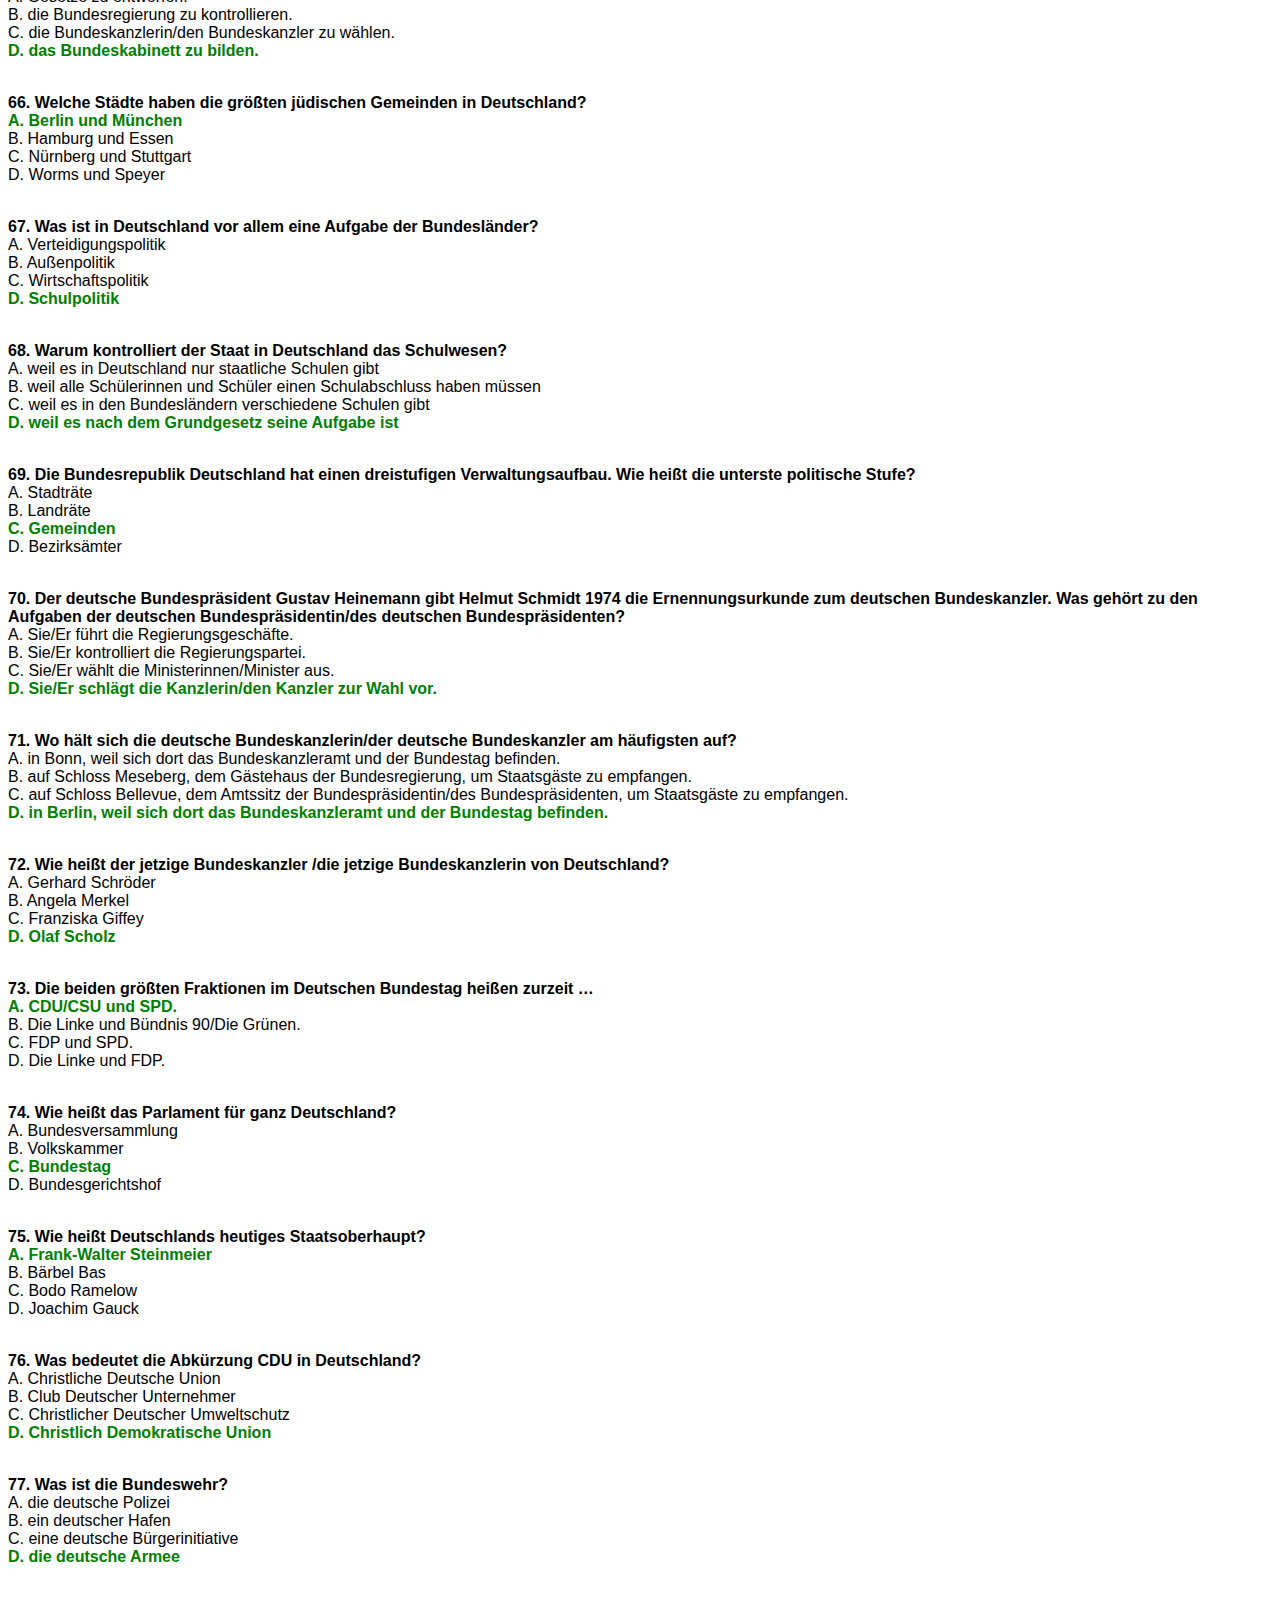
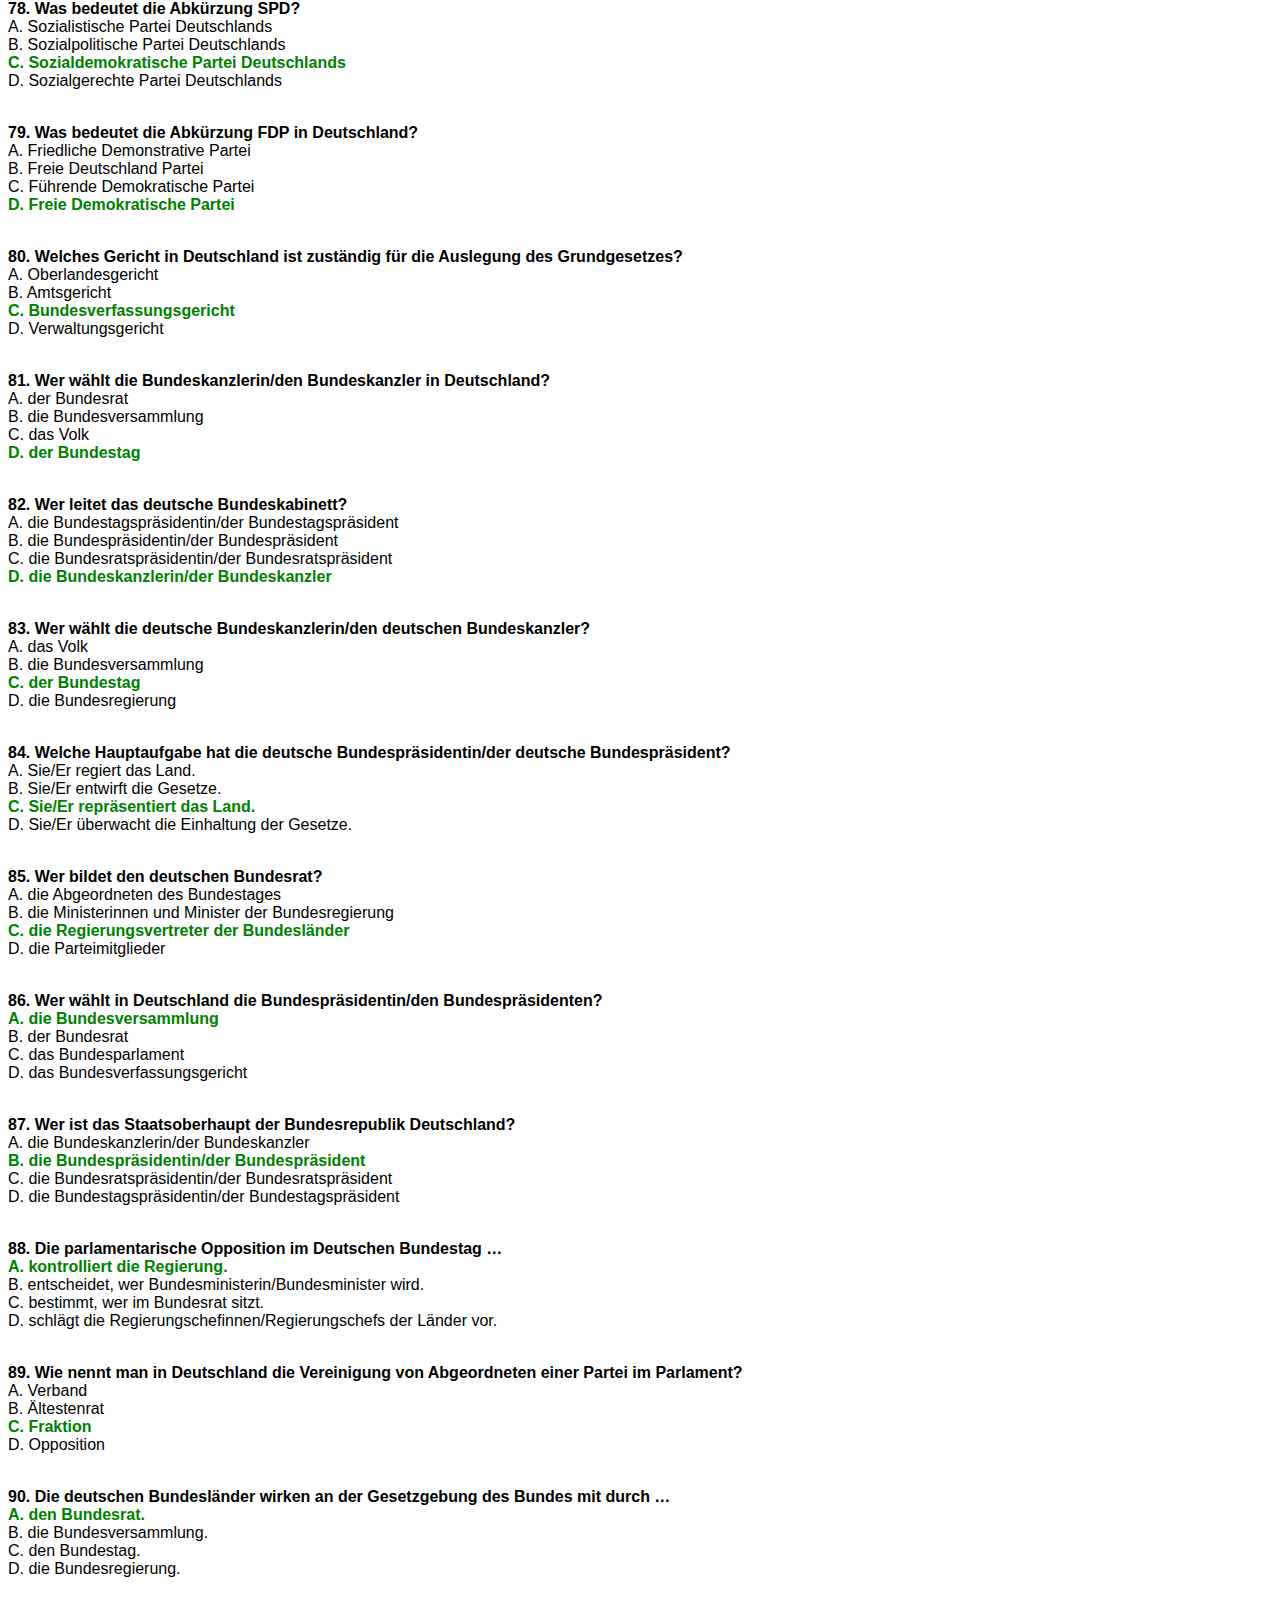
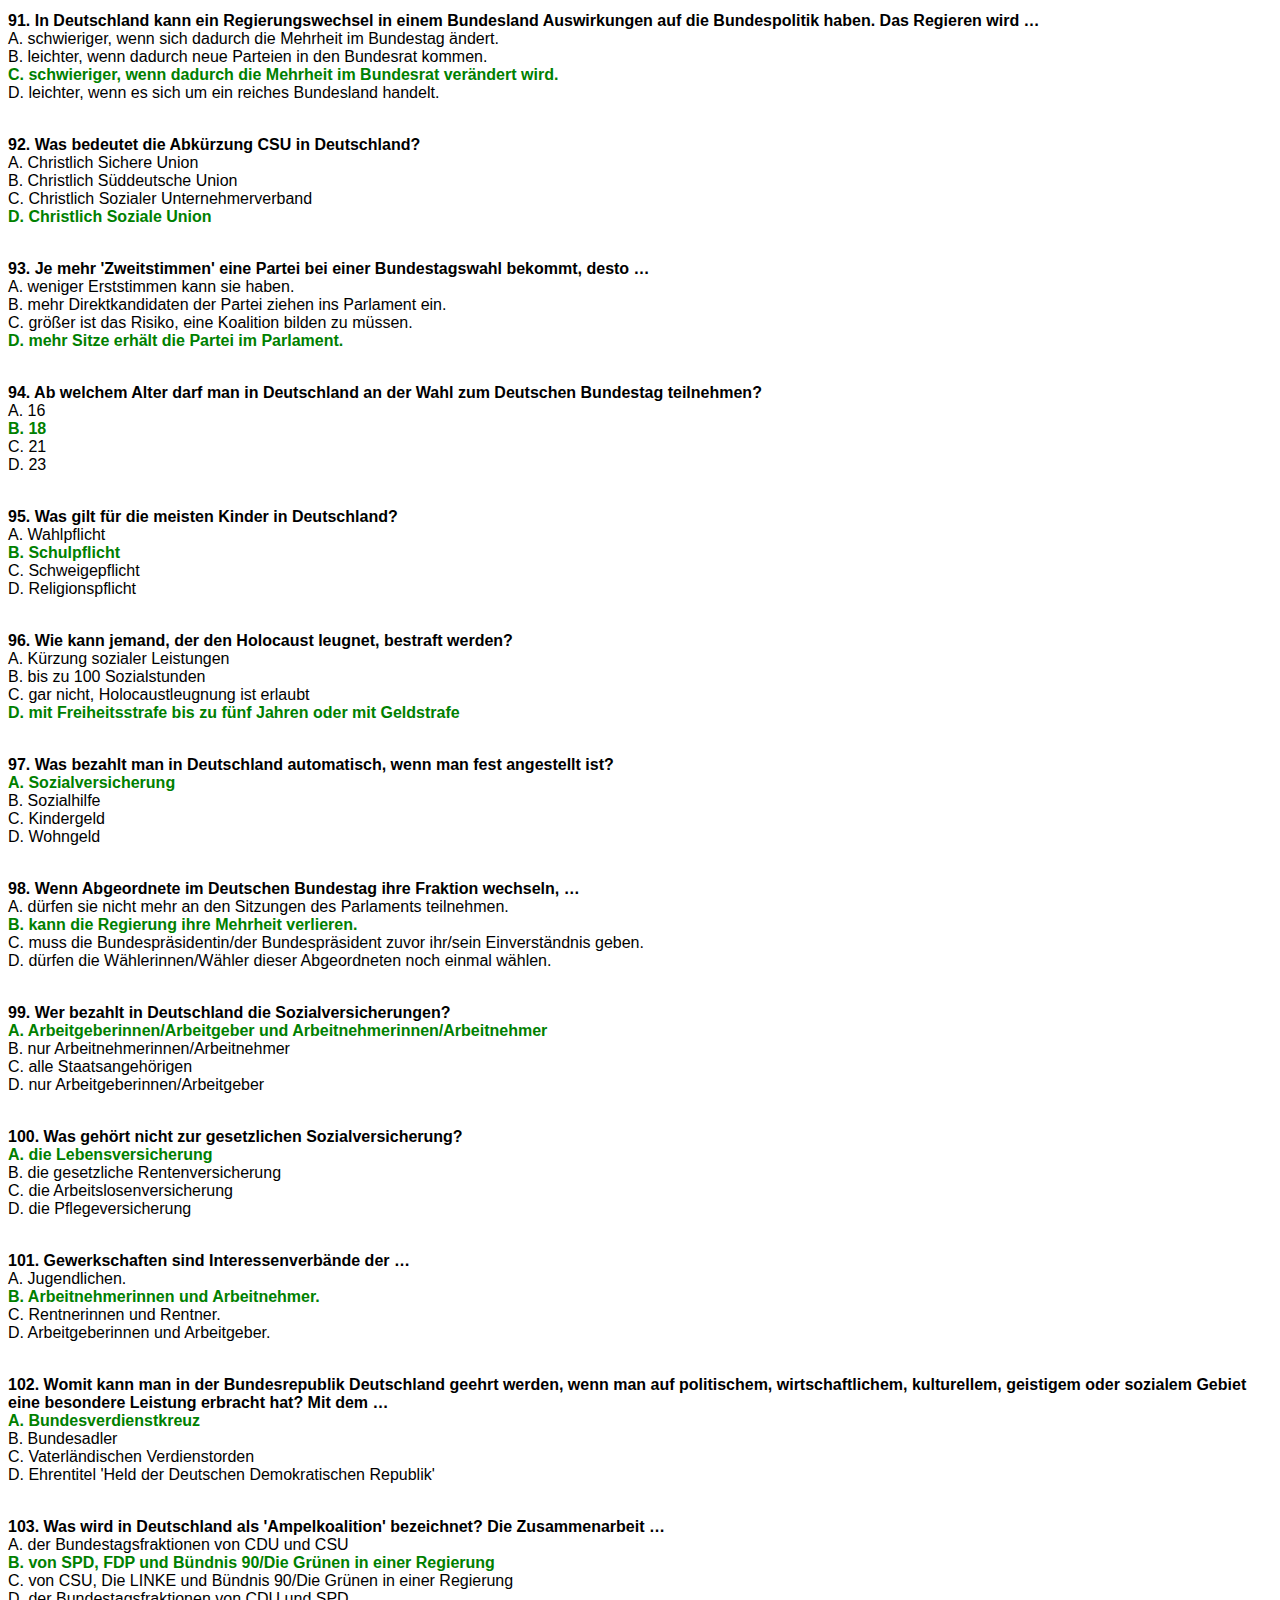
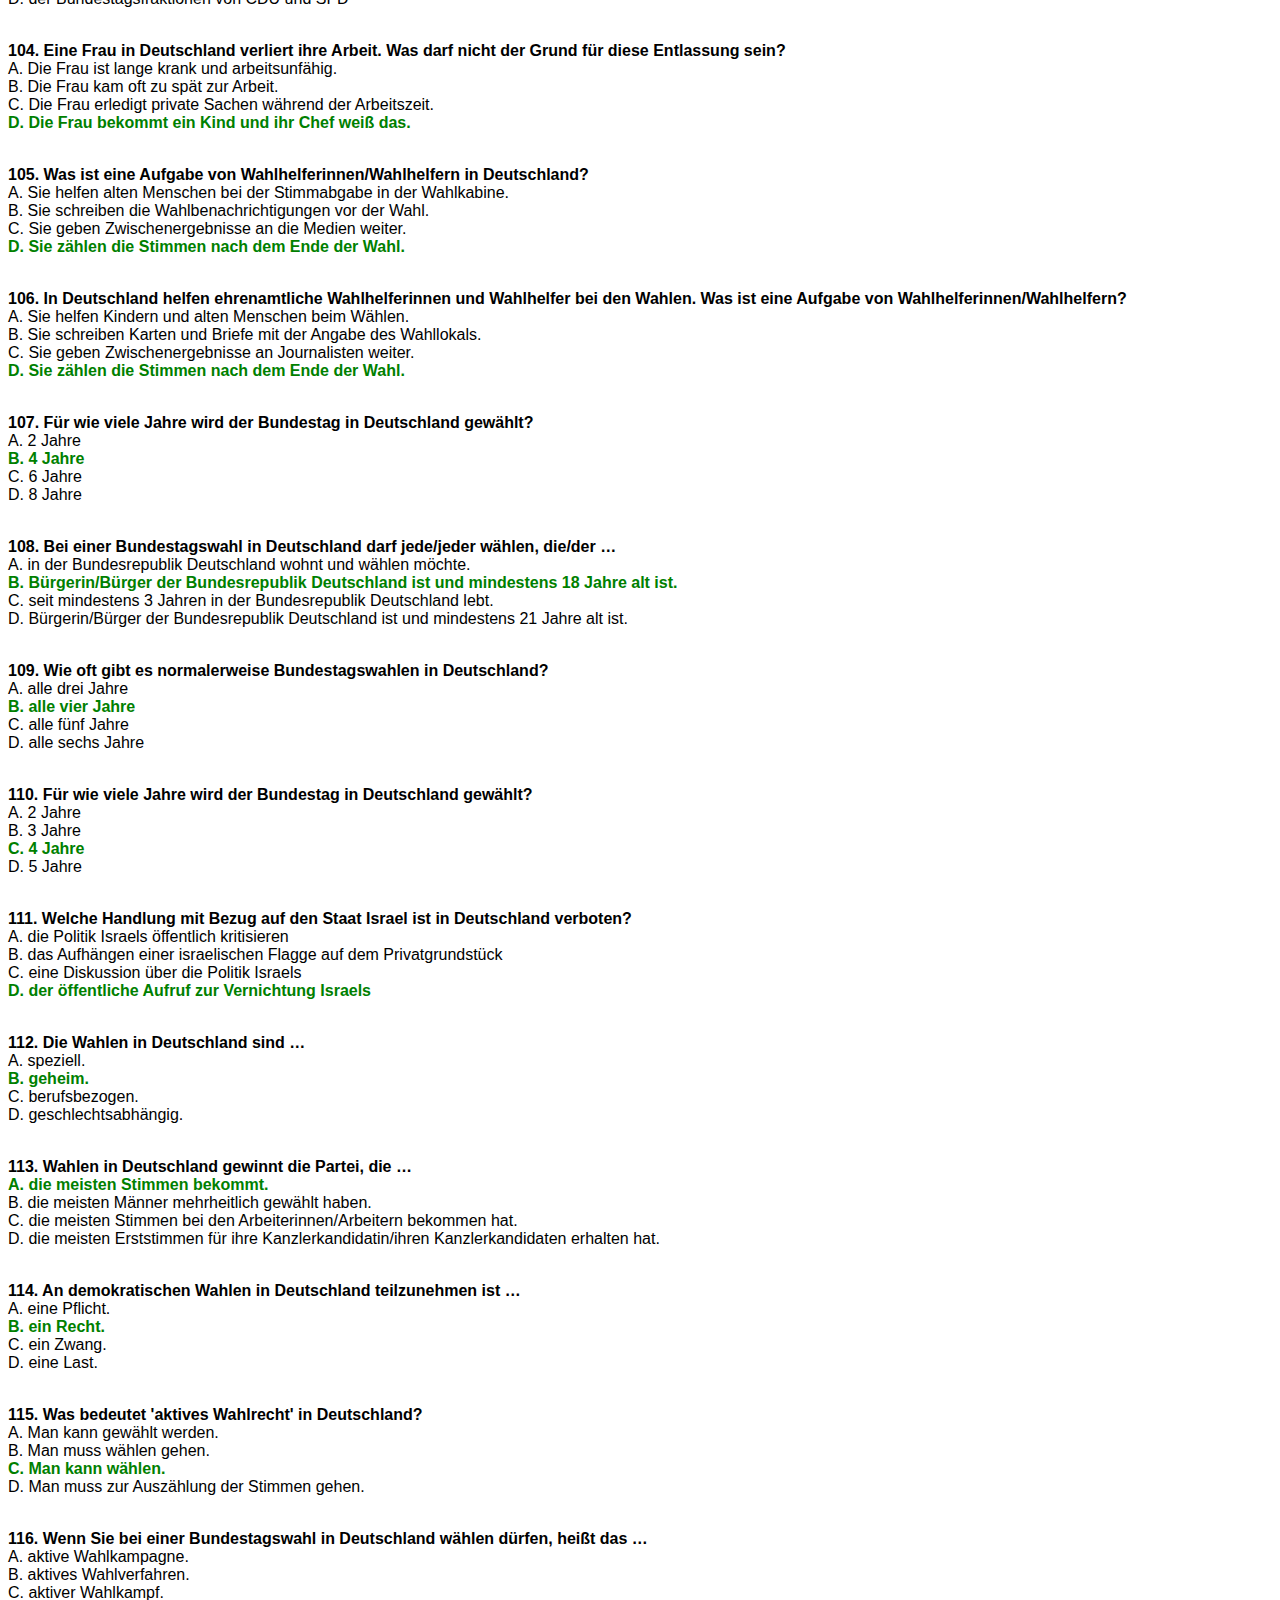
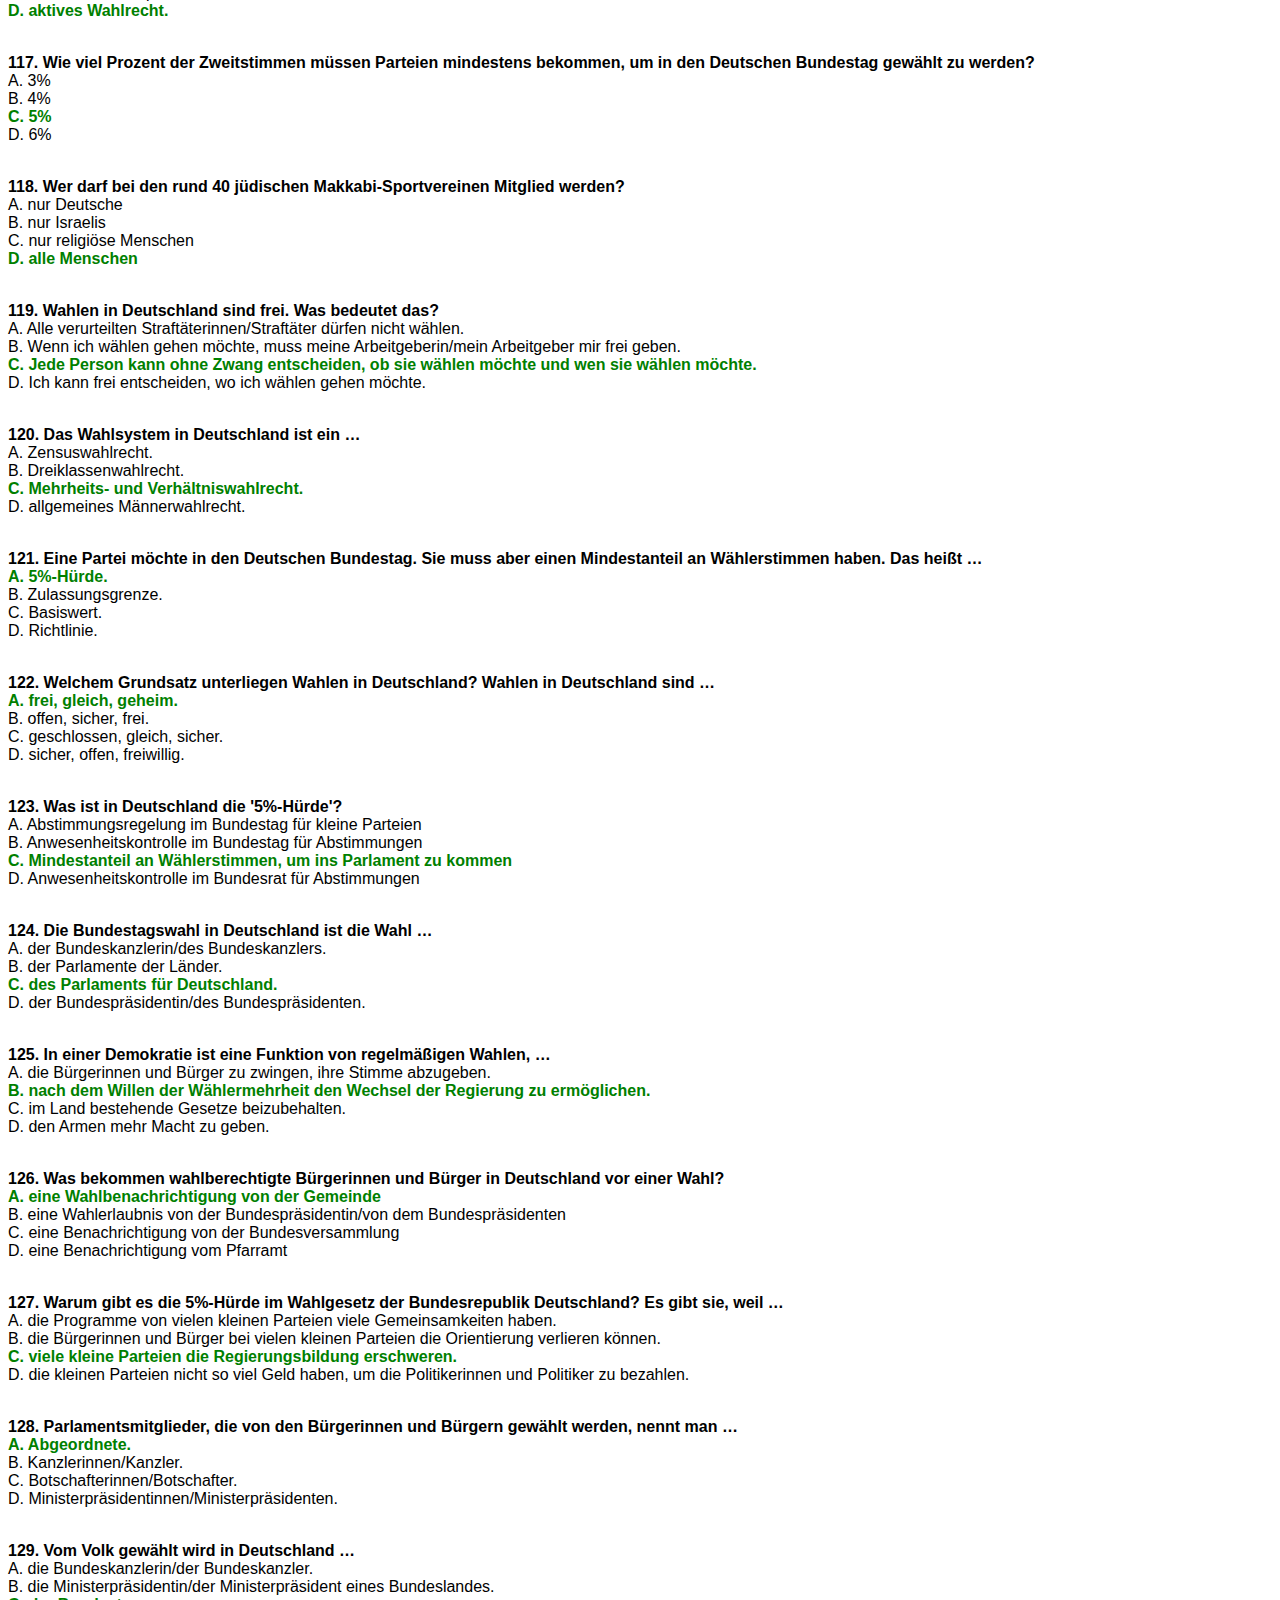
<file: node/question-all-choices.html>
<!DOCTYPE html>
<html>
  <head>
    <title>Questions</title>
  </head>
  <body>
  <style>
  body{
  font-family: Arial;
  }
  .bold{
  font-weight: bold;}
  .answer{
  color: green;
  font-weight: bold;
  }
  </style>
    
    <p>
      <div class="bold">1. In Deutschland dürfen Menschen offen etwas gegen die Regierung sagen, weil …</div>
      <div>A. hier Religionsfreiheit gilt.</div>
        <div>B. die Menschen Steuern zahlen.</div>
        <div>C. die Menschen das Wahlrecht haben.</div>
        <div class="answer">D. hier Meinungsfreiheit gilt.</div>
        <br />
    </p>
  
    <p>
      <div class="bold">2. In Deutschland können Eltern bis zum 14. Lebensjahr ihres Kindes entscheiden, ob es in der Schule am …</div>
      <div>A. Geschichtsunterricht teilnimmt.</div>
        <div class="answer">B. Religionsunterricht teilnimmt.</div>
        <div>C. Politikunterricht teilnimmt.</div>
        <div>D. Sprachunterricht teilnimmt.</div>
        <br />
    </p>
  
    <p>
      <div class="bold">3. Deutschland ist ein Rechtsstaat. Was ist damit gemeint?</div>
      <div class="answer">A. Alle Einwohnerinnen/Einwohner und der Staat müssen sich an die Gesetze halten.</div>
        <div>B. Der Staat muss sich nicht an die Gesetze halten.</div>
        <div>C. Nur Deutsche müssen die Gesetze befolgen.</div>
        <div>D. Die Gerichte machen die Gesetze.</div>
        <br />
    </p>
  
    <p>
      <div class="bold">4. Welches Recht gehört zu den Grundrechten in Deutschland?</div>
      <div>A. Waffenbesitz</div>
        <div>B. Faustrecht</div>
        <div class="answer">C. Meinungsfreiheit</div>
        <div>D. Selbstjustiz</div>
        <br />
    </p>
  
    <p>
      <div class="bold">5. Wahlen in Deutschland sind frei. Was bedeutet das?</div>
      <div>A. Man darf Geld annehmen, wenn man dafür eine bestimmte Kandidatin/einen bestimmten Kandidaten wählt.</div>
        <div>B. Nur Personen, die noch nie im Gefängnis waren, dürfen wählen.</div>
        <div class="answer">C. Die Wählerin/der Wähler darf bei der Wahl weder beeinflusst noch zu einer bestimmten Stimmabgabe gezwungen werden und keine Nachteile durch die Wahl haben.</div>
        <div>D. Alle wahlberechtigten Personen müssen wählen.</div>
        <br />
    </p>
  
    <p>
      <div class="bold">6. Wie heißt die deutsche Verfassung?</div>
      <div>A. Volksgesetz</div>
        <div>B. Bundesgesetz</div>
        <div>C. Deutsches Gesetz</div>
        <div class="answer">D. Grundgesetz</div>
        <br />
    </p>
  
    <p>
      <div class="bold">7. Welches Recht gehört zu den Grundrechten, die nach der deutschen Verfassung garantiert werden? Das Recht auf …</div>
      <div class="answer">A. Glaubens- und Gewissensfreiheit</div>
        <div>B. Unterhaltung</div>
        <div>C. Arbeit</div>
        <div>D. Wohnung</div>
        <br />
    </p>
  
    <p>
      <div class="bold">8. Was steht nicht im Grundgesetz von Deutschland?</div>
      <div>A. Die Würde des Menschen ist unantastbar.</div>
        <div class="answer">B. Alle sollen gleich viel Geld haben.</div>
        <div>C. Jeder Mensch darf seine Meinung sagen.</div>
        <div>D. Alle sind vor dem Gesetz gleich.</div>
        <br />
    </p>
  
    <p>
      <div class="bold">9. Welches Grundrecht gilt in Deutschland nur für Ausländerinnen/Ausländer? Das Grundrecht auf …</div>
      <div>A. Schutz der Familie</div>
        <div>B. Menschenwürde</div>
        <div class="answer">C. Asyl</div>
        <div>D. Meinungsfreiheit</div>
        <br />
    </p>
  
    <p>
      <div class="bold">10. Was ist mit dem deutschen Grundgesetz vereinbar?</div>
      <div>A. die Prügelstrafe</div>
        <div>B. die Folter</div>
        <div>C. die Todesstrafe</div>
        <div class="answer">D. die Geldstrafe</div>
        <br />
    </p>
  
    <p>
      <div class="bold">11. Wie wird die Verfassung der Bundesrepublik Deutschland genannt?</div>
      <div class="answer">A. Grundgesetz</div>
        <div>B. Bundesverfassung</div>
        <div>C. Gesetzbuch</div>
        <div>D. Verfassungsvertrag</div>
        <br />
    </p>
  
    <p>
      <div class="bold">12. Eine Partei im Deutschen Bundestag will die Pressefreiheit abschaffen. Ist das möglich?</div>
      <div>A. Ja, wenn mehr als die Hälfte der Abgeordneten im Bundestag dafür sind.</div>
        <div>B. Ja, aber dazu müssen zwei Drittel der Abgeordneten im Bundestag dafür sein.</div>
        <div class="answer">C. Nein, denn die Pressefreiheit ist ein Grundrecht. Sie kann nicht abgeschafft werden.</div>
        <div>D. Nein, denn nur der Bundesrat kann die Pressefreiheit abschaffen.</div>
        <br />
    </p>
  
    <p>
      <div class="bold">13. Im Parlament steht der Begriff 'Opposition' für …</div>
      <div>A. die regierenden Parteien.</div>
        <div>B. die Fraktion mit den meisten Abgeordneten.</div>
        <div>C. alle Parteien, die bei der letzten Wahl die 5%-Hürde erreichen konnten.</div>
        <div class="answer">D. alle Abgeordneten, die nicht zu der Regierungspartei/den Regierungsparteien gehören.</div>
        <br />
    </p>
  
    <p>
      <div class="bold">14. Meinungsfreiheit in Deutschland heißt zum Beispiel, dass ich …</div>
      <div>A. Passanten auf der Straße beschimpfen darf.</div>
        <div class="answer">B. meine Meinung im Internet äußern kann.</div>
        <div>C. Nazi-, Hamas- oder Islamischer Staat-Symbole öffentlich tragen darf.</div>
        <div>D. meine Meinung nur dann äußern darf, solange ich der Regierung nicht widerspreche.</div>
        <br />
    </p>
  
    <p>
      <div class="bold">15. Was verbietet das deutsche Grundgesetz?</div>
      <div>A. Militärdienst</div>
        <div class="answer">B. Zwangsarbeit</div>
        <div>C. freie Berufswahl</div>
        <div>D. Arbeit im Ausland</div>
        <br />
    </p>
  
    <p>
      <div class="bold">16. Wann ist die Meinungsfreiheit in Deutschland eingeschränkt?</div>
      <div class="answer">A. bei der öffentlichen Verbreitung falscher Behauptungen über einzelne Personen</div>
        <div>B. bei Meinungsäußerungen über die Bundesregierung</div>
        <div>C. bei Diskussionen über Religionen</div>
        <div>D. bei Kritik am Staat</div>
        <br />
    </p>
  
    <p>
      <div class="bold">17. Die deutschen Gesetze verbieten …</div>
      <div>A. Meinungsfreiheit der Einwohnerinnen und Einwohner.</div>
        <div>B. Petitionen der Bürgerinnen und Bürger.</div>
        <div>C. Versammlungsfreiheit der Einwohnerinnen und Einwohner.</div>
        <div class="answer">D. Ungleichbehandlung der Bürgerinnen und Bürger durch den Staat.</div>
        <br />
    </p>
  
    <p>
      <div class="bold">18. Welches Grundrecht ist in Artikel 1 des Grundgesetzes der Bundesrepublik Deutschland garantiert?</div>
      <div class="answer">A. die Unantastbarkeit der Menschenwürde</div>
        <div>B. das Recht auf Leben</div>
        <div>C. Religionsfreiheit</div>
        <div>D. Meinungsfreiheit</div>
        <br />
    </p>
  
    <p>
      <div class="bold">19. Was versteht man unter dem Recht der 'Freizügigkeit' in Deutschland?</div>
      <div class="answer">A. Man darf sich seinen Wohnort selbst aussuchen.</div>
        <div>B. Man kann seinen Beruf wechseln.</div>
        <div>C. Man darf sich für eine andere Religion entscheiden.</div>
        <div>D. Man darf sich in der Öffentlichkeit nur leicht bekleidet bewegen.</div>
        <br />
    </p>
  
    <p>
      <div class="bold">20. Eine Partei in Deutschland verfolgt das Ziel, eine Diktatur zu errichten. Sie ist dann …</div>
      <div>A. tolerant.</div>
        <div>B. rechtsstaatlich orientiert.</div>
        <div>C. gesetzestreu.</div>
        <div class="answer">D. verfassungswidrig.</div>
        <br />
    </p>
  
    <p>
      <div class="bold">21. Welches ist das Wappen der Bundesrepublik Deutschland?</div>
      <div class="answer">A. Bild 1</div>
        <div>B. Bild 2</div>
        <div>C. Bild 3</div>
        <div>D. Bild 4</div>
        <br />
    </p>
  
    <p>
      <div class="bold">22. Was für eine Staatsform hat Deutschland?</div>
      <div>A. Monarchie</div>
        <div>B. Diktatur</div>
        <div class="answer">C. Republik</div>
        <div>D. Fürstentum</div>
        <br />
    </p>
  
    <p>
      <div class="bold">23. In Deutschland sind die meisten Erwerbstätigen …</div>
      <div>A. in kleinen Familienunternehmen beschäftigt.</div>
        <div>B. ehrenamtlich für ein Bundesland tätig.</div>
        <div>C. selbstständig mit einer eigenen Firma tätig.</div>
        <div class="answer">D. bei einer Firma oder Behörde beschäftigt.</div>
        <br />
    </p>
  
    <p>
      <div class="bold">24. Wie viele Bundesländer hat die Bundesrepublik Deutschland?</div>
      <div>A. 14</div>
        <div>B. 15</div>
        <div class="answer">C. 16</div>
        <div>D. 17</div>
        <br />
    </p>
  
    <p>
      <div class="bold">25. Was ist kein Bundesland der Bundesrepublik Deutschland?</div>
      <div class="answer">A. Elsass-Lothringen</div>
        <div>B. Nordrhein-Westfalen</div>
        <div>C. Mecklenburg-Vorpommern</div>
        <div>D. Sachsen-Anhalt</div>
        <br />
    </p>
  
    <p>
      <div class="bold">26. Deutschland ist …</div>
      <div>A. eine kommunistische Republik.</div>
        <div class="answer">B. ein demokratischer und sozialer Bundesstaat.</div>
        <div>C. eine kapitalistische und soziale Monarchie.</div>
        <div>D. ein sozialer und sozialistischer Bundesstaat.</div>
        <br />
    </p>
  
    <p>
      <div class="bold">27. Deutschland ist …</div>
      <div>A. ein sozialistischer Staat.</div>
        <div class="answer">B. ein Bundesstaat.</div>
        <div>C. eine Diktatur.</div>
        <div>D. eine Monarchie.</div>
        <br />
    </p>
  
    <p>
      <div class="bold">28. Wer wählt in Deutschland die Abgeordneten zum Bundestag?</div>
      <div>A. das Militär</div>
        <div>B. die Wirtschaft</div>
        <div class="answer">C. das wahlberechtigte Volk</div>
        <div>D. die Verwaltung</div>
        <br />
    </p>
  
    <p>
      <div class="bold">29. Welches Tier ist das Wappentier der Bundesrepublik Deutschland?</div>
      <div>A. Löwe</div>
        <div class="answer">B. Adler</div>
        <div>C. Bär</div>
        <div>D. Pferd</div>
        <br />
    </p>
  
    <p>
      <div class="bold">30. Was ist kein Merkmal unserer Demokratie?</div>
      <div>A. regelmäßige Wahlen</div>
        <div class="answer">B. Pressezensur</div>
        <div>C. Meinungsfreiheit</div>
        <div>D. verschiedene Parteien</div>
        <br />
    </p>
  
    <p>
      <div class="bold">31. Die Zusammenarbeit von Parteien zur Bildung einer Regierung nennt man in Deutschland …</div>
      <div>A. Einheit.</div>
        <div class="answer">B. Koalition.</div>
        <div>C. Ministerium.</div>
        <div>D. Fraktion.</div>
        <br />
    </p>
  
    <p>
      <div class="bold">32. Was ist keine staatliche Gewalt in Deutschland?</div>
      <div>A. Gesetzgebung</div>
        <div>B. Regierung</div>
        <div class="answer">C. Presse</div>
        <div>D. Rechtsprechung</div>
        <br />
    </p>
  
    <p>
      <div class="bold">33. Welche Aussage ist richtig? In Deutschland …</div>
      <div class="answer">A. sind Staat und Religionsgemeinschaften voneinander getrennt.</div>
        <div>B. bilden die Religionsgemeinschaften den Staat.</div>
        <div>C. ist der Staat abhängig von den Religionsgemeinschaften.</div>
        <div>D. bilden Staat und Religionsgemeinschaften eine Einheit.</div>
        <br />
    </p>
  
    <p>
      <div class="bold">34. Was ist Deutschland nicht?</div>
      <div>A. eine Demokratie</div>
        <div>B. ein Rechtsstaat</div>
        <div class="answer">C. eine Monarchie</div>
        <div>D. ein Sozialstaat</div>
        <br />
    </p>
  
    <p>
      <div class="bold">35. Womit finanziert der deutsche Staat die Sozialversicherung?</div>
      <div>A. Kirchensteuer</div>
        <div class="answer">B. Sozialabgaben</div>
        <div>C. Spendengeldern</div>
        <div>D. Vereinsbeiträgen</div>
        <br />
    </p>
  
    <p>
      <div class="bold">36. Welche Maßnahme schafft in Deutschland soziale Sicherheit?</div>
      <div class="answer">A. die Krankenversicherung</div>
        <div>B. die Autoversicherung</div>
        <div>C. die Gebäudeversicherung</div>
        <div>D. die Haftpflichtversicherung</div>
        <br />
    </p>
  
    <p>
      <div class="bold">37. Wie werden die Regierungschefinnen/Regierungschefs der meisten Bundesländer in Deutschland genannt?</div>
      <div>A. Erste Ministerin/Erster Minister</div>
        <div>B. Premierministerin/Premierminister</div>
        <div>C. Senatorin/Senator</div>
        <div class="answer">D. Ministerpräsidentin/Ministerpräsident</div>
        <br />
    </p>
  
    <p>
      <div class="bold">38. Die Bundesrepublik Deutschland ist ein demokratischer und sozialer …</div>
      <div>A. Staatenverbund.</div>
        <div class="answer">B. Bundesstaat.</div>
        <div>C. Staatenbund.</div>
        <div>D. Zentralstaat.</div>
        <br />
    </p>
  
    <p>
      <div class="bold">39. Was hat jedes deutsche Bundesland?</div>
      <div>A. eine eigene Außenministerin/einen eigenen Außenminister</div>
        <div>B. eine eigene Währung</div>
        <div>C. eine eigene Armee</div>
        <div class="answer">D. eine eigene Regierung</div>
        <br />
    </p>
  
    <p>
      <div class="bold">40. Mit welchen Worten beginnt die deutsche Nationalhymne?</div>
      <div>A. Völker, hört die Signale …</div>
        <div class="answer">B. Einigkeit und Recht und Freiheit …</div>
        <div>C. Freude schöner Götterfunken …</div>
        <div>D. Deutschland einig Vaterland …</div>
        <br />
    </p>
  
    <p>
      <div class="bold">41. Warum gibt es in einer Demokratie mehr als eine Partei?</div>
      <div class="answer">A. weil dadurch die unterschiedlichen Meinungen der Bürgerinnen und Bürger vertreten werden</div>
        <div>B. damit Bestechung in der Politik begrenzt wird</div>
        <div>C. um politische Demonstrationen zu verhindern</div>
        <div>D. um wirtschaftlichen Wettbewerb anzuregen</div>
        <br />
    </p>
  
    <p>
      <div class="bold">42. Wer beschließt in Deutschland ein neues Gesetz?</div>
      <div>A. die Regierung</div>
        <div class="answer">B. das Parlament</div>
        <div>C. die Gerichte</div>
        <div>D. die Polizei</div>
        <br />
    </p>
  
    <p>
      <div class="bold">43. Wann kann in Deutschland eine Partei verboten werden?</div>
      <div>A. wenn ihr Wahlkampf zu teuer ist</div>
        <div class="answer">B. wenn sie gegen die Verfassung kämpft</div>
        <div>C. wenn sie Kritik am Staatsoberhaupt äußert</div>
        <div>D. wenn ihr Programm eine neue Richtung vorschlägt</div>
        <br />
    </p>
  
    <p>
      <div class="bold">44. Wen kann man als Bürgerin/Bürger in Deutschland nicht direkt wählen?</div>
      <div>A. Abgeordnete des EU-Parlaments</div>
        <div class="answer">B. Die Bundespräsidentin/den Bundespräsidenten</div>
        <div>C. Landtagsabgeordnete</div>
        <div>D. Bundestagsabgeordnete</div>
        <br />
    </p>
  
    <p>
      <div class="bold">45. Zu welcher Versicherung gehört die Pflegeversicherung?</div>
      <div class="answer">A. Sozialversicherung</div>
        <div>B. Unfallversicherung</div>
        <div>C. Hausratsversicherung</div>
        <div>D. Haftpflicht- und Feuerversicherung</div>
        <br />
    </p>
  
    <p>
      <div class="bold">46. Der deutsche Staat hat viele Aufgaben. Welche Aufgabe gehört dazu?</div>
      <div class="answer">A. Er baut Straßen und Schulen.</div>
        <div>B. Er verkauft Lebensmittel und Kleidung.</div>
        <div>C. Er versorgt alle Einwohnerinnen und Einwohner kostenlos mit Zeitungen.</div>
        <div>D. Er produziert Autos und Busse.</div>
        <br />
    </p>
  
    <p>
      <div class="bold">47. Der deutsche Staat hat viele Aufgaben. Welche Aufgabe gehört nicht dazu?</div>
      <div class="answer">A. Er bezahlt für alle Staatsangehörigen Urlaubsreisen.</div>
        <div>B. Er zahlt Kindergeld.</div>
        <div>C. Er unterstützt Museen.</div>
        <div>D. Er fördert Sportlerinnen und Sportler.</div>
        <br />
    </p>
  
    <p>
      <div class="bold">48. Welches Organ gehört nicht zu den Verfassungsorganen Deutschlands?</div>
      <div>A. der Bundesrat</div>
        <div>B. die Bundespräsidentin/der Bundespräsident</div>
        <div class="answer">C. die Bürgerversammlung</div>
        <div>D. die Regierung</div>
        <br />
    </p>
  
    <p>
      <div class="bold">49. Wer bestimmt in Deutschland die Schulpolitik?</div>
      <div>A. die Lehrer und Lehrerinnen</div>
        <div class="answer">B. die Bundesländer</div>
        <div>C. das Familienministerium</div>
        <div>D. die Universitäten</div>
        <br />
    </p>
  
    <p>
      <div class="bold">50. Die Wirtschaftsform in Deutschland nennt man …</div>
      <div>A. freie Zentralwirtschaft.</div>
        <div class="answer">B. soziale Marktwirtschaft.</div>
        <div>C. gelenkte Zentralwirtschaft.</div>
        <div>D. Planwirtschaft.</div>
        <br />
    </p>
  
    <p>
      <div class="bold">51. Zu einem demokratischen Rechtsstaat gehört es nicht, dass …</div>
      <div>A. Menschen sich kritisch über die Regierung äußern können.</div>
        <div>B. Bürger friedlich demonstrieren gehen dürfen.</div>
        <div class="answer">C. Menschen von einer Privatpolizei ohne Grund verhaftet werden.</div>
        <div>D. jemand ein Verbrechen begeht und deshalb verhaftet wird.</div>
        <br />
    </p>
  
    <p>
      <div class="bold">52. Was bedeutet 'Volkssouveränität'? Alle Staatsgewalt geht vom ...</div>
      <div class="answer">A. Volke aus.</div>
        <div>B. Bundestag aus.</div>
        <div>C. preußischen König aus.</div>
        <div>D. Bundesverfassungsgericht aus.</div>
        <br />
    </p>
  
    <p>
      <div class="bold">53. Was bedeutet 'Rechtsstaat' in Deutschland?</div>
      <div>A. Der Staat hat Recht.</div>
        <div>B. Es gibt nur rechte Parteien.</div>
        <div>C. Die Bürgerinnen und Bürger entscheiden über Gesetze.</div>
        <div class="answer">D. Der Staat muss die Gesetze einhalten.</div>
        <br />
    </p>
  
    <p>
      <div class="bold">54. Was ist keine staatliche Gewalt in Deutschland?</div>
      <div>A. Legislative</div>
        <div>B. Judikative</div>
        <div>C. Exekutive</div>
        <div class="answer">D. Direktive</div>
        <br />
    </p>
  
    <p>
      <div class="bold">55. Was zeigt dieses Bild? © Deutscher Bundestag/Achim Melde</div>
      <div class="answer">A. den Bundestagssitz in Berlin</div>
        <div>B. das Bundesverfassungsgericht in Karlsruhe</div>
        <div>C. das Bundesratsgebäude in Berlin</div>
        <div>D. das Bundeskanzleramt in Berlin</div>
        <br />
    </p>
  
    <p>
      <div class="bold">56. Welches Amt gehört in Deutschland zur Gemeindeverwaltung?</div>
      <div>A. Pfarramt</div>
        <div class="answer">B. Ordnungsamt</div>
        <div>C. Finanzamt</div>
        <div>D. Auswärtiges Amt</div>
        <br />
    </p>
  
    <p>
      <div class="bold">57. Wer wird meistens zur Präsidentin/zum Präsidenten des Deutschen Bundestages gewählt?</div>
      <div>A. die/der älteste Abgeordnete im Parlament</div>
        <div>B. die Ministerpräsidentin/der Ministerpräsident des größten Bundeslandes</div>
        <div>C. eine ehemalige Bundeskanzlerin/ein ehemaliger Bundeskanzler</div>
        <div class="answer">D. eine Abgeordnete/ein Abgeordneter der stärksten Fraktion</div>
        <br />
    </p>
  
    <p>
      <div class="bold">58. Wer ernennt in Deutschland die Ministerinnen/die Minister der Bundesregierung?</div>
      <div>A. die Präsidentin/der Präsident des Bundesverfassungsgerichtes</div>
        <div class="answer">B. die Bundespräsidentin/der Bundespräsident</div>
        <div>C. die Bundesratspräsidentin/der Bundesratspräsident</div>
        <div>D. die Bundestagspräsidentin/der Bundestagspräsident</div>
        <br />
    </p>
  
    <p>
      <div class="bold">59. Vor wie vielen Jahren gab es erstmals eine jüdische Gemeinde auf dem Gebiet des heutigen Deutschlands?</div>
      <div>A. vor etwa 300 Jahren</div>
        <div>B. vor etwa 700 Jahren</div>
        <div>C. vor etwa 1150 Jahren</div>
        <div class="answer">D. vor etwa 1700 Jahren</div>
        <br />
    </p>
  
    <p>
      <div class="bold">60. In Deutschland gehören der Bundestag und der Bundesrat zur …</div>
      <div>A. Exekutive.</div>
        <div class="answer">B. Legislative.</div>
        <div>C. Direktive.</div>
        <div>D. Judikative.</div>
        <br />
    </p>
  
    <p>
      <div class="bold">61. Was bedeutet 'Volkssouveränität'?</div>
      <div>A. Die Königin/der König herrscht über das Volk.</div>
        <div>B. Das Bundesverfassungsgericht steht über der Verfassung.</div>
        <div>C. Die Interessenverbände üben die Souveränität zusammen mit der Regierung aus.</div>
        <div class="answer">D. Die Staatsgewalt geht vom Volke aus.</div>
        <br />
    </p>
  
    <p>
      <div class="bold">62. Wenn das Parlament eines deutschen Bundeslandes gewählt wird, nennt man das …</div>
      <div>A. Kommunalwahl</div>
        <div class="answer">B. Landtagswahl</div>
        <div>C. Europawahl</div>
        <div>D. Bundestagswahl</div>
        <br />
    </p>
  
    <p>
      <div class="bold">63. Was gehört in Deutschland nicht zur Exekutive?</div>
      <div>A. die Polizei</div>
        <div class="answer">B. die Gerichte</div>
        <div>C. das Finanzamt</div>
        <div>D. die Ministerien</div>
        <br />
    </p>
  
    <p>
      <div class="bold">64. Die Bundesrepublik Deutschland ist heute gegliedert in …</div>
      <div>A. vier Besatzungszonen.</div>
        <div>B. einen Oststaat und einen Weststaat.</div>
        <div>C. 16 Kantone.</div>
        <div class="answer">D. Bund, Länder und Kommunen.</div>
        <br />
    </p>
  
    <p>
      <div class="bold">65. Es gehört nicht zu den Aufgaben des Deutschen Bundestages, …</div>
      <div>A. Gesetze zu entwerfen.</div>
        <div>B. die Bundesregierung zu kontrollieren.</div>
        <div>C. die Bundeskanzlerin/den Bundeskanzler zu wählen.</div>
        <div class="answer">D. das Bundeskabinett zu bilden.</div>
        <br />
    </p>
  
    <p>
      <div class="bold">66. Welche Städte haben die größten jüdischen Gemeinden in Deutschland?</div>
      <div class="answer">A. Berlin und München</div>
        <div>B. Hamburg und Essen</div>
        <div>C. Nürnberg und Stuttgart</div>
        <div>D. Worms und Speyer</div>
        <br />
    </p>
  
    <p>
      <div class="bold">67. Was ist in Deutschland vor allem eine Aufgabe der Bundesländer?</div>
      <div>A. Verteidigungspolitik</div>
        <div>B. Außenpolitik</div>
        <div>C. Wirtschaftspolitik</div>
        <div class="answer">D. Schulpolitik</div>
        <br />
    </p>
  
    <p>
      <div class="bold">68. Warum kontrolliert der Staat in Deutschland das Schulwesen?</div>
      <div>A. weil es in Deutschland nur staatliche Schulen gibt</div>
        <div>B. weil alle Schülerinnen und Schüler einen Schulabschluss haben müssen</div>
        <div>C. weil es in den Bundesländern verschiedene Schulen gibt</div>
        <div class="answer">D. weil es nach dem Grundgesetz seine Aufgabe ist</div>
        <br />
    </p>
  
    <p>
      <div class="bold">69. Die Bundesrepublik Deutschland hat einen dreistufigen Verwaltungsaufbau. Wie heißt die unterste politische Stufe?</div>
      <div>A. Stadträte</div>
        <div>B. Landräte</div>
        <div class="answer">C. Gemeinden</div>
        <div>D. Bezirksämter</div>
        <br />
    </p>
  
    <p>
      <div class="bold">70. Der deutsche Bundespräsident Gustav Heinemann gibt Helmut Schmidt 1974 die Ernennungsurkunde zum deutschen Bundeskanzler. Was gehört zu den Aufgaben der deutschen Bundespräsidentin/des deutschen Bundespräsidenten?</div>
      <div>A. Sie/Er führt die Regierungsgeschäfte.</div>
        <div>B. Sie/Er kontrolliert die Regierungspartei.</div>
        <div>C. Sie/Er wählt die Ministerinnen/Minister aus.</div>
        <div class="answer">D. Sie/Er schlägt die Kanzlerin/den Kanzler zur Wahl vor.</div>
        <br />
    </p>
  
    <p>
      <div class="bold">71. Wo hält sich die deutsche Bundeskanzlerin/der deutsche Bundeskanzler am häufigsten auf?</div>
      <div>A. in Bonn, weil sich dort das Bundeskanzleramt und der Bundestag befinden.</div>
        <div>B. auf Schloss Meseberg, dem Gästehaus der Bundesregierung, um Staatsgäste zu empfangen.</div>
        <div>C. auf Schloss Bellevue, dem Amtssitz der Bundespräsidentin/des Bundespräsidenten, um Staatsgäste zu empfangen.</div>
        <div class="answer">D. in Berlin, weil sich dort das Bundeskanzleramt und der Bundestag befinden.</div>
        <br />
    </p>
  
    <p>
      <div class="bold">72. Wie heißt der jetzige Bundeskanzler /die jetzige Bundeskanzlerin von Deutschland?</div>
      <div>A. Gerhard Schröder</div>
        <div>B. Angela Merkel</div>
        <div>C. Franziska Giffey</div>
        <div class="answer">D. Olaf Scholz</div>
        <br />
    </p>
  
    <p>
      <div class="bold">73. Die beiden größten Fraktionen im Deutschen Bundestag heißen zurzeit …</div>
      <div class="answer">A. CDU/CSU und SPD.</div>
        <div>B. Die Linke und Bündnis 90/Die Grünen.</div>
        <div>C. FDP und SPD.</div>
        <div>D. Die Linke und FDP.</div>
        <br />
    </p>
  
    <p>
      <div class="bold">74. Wie heißt das Parlament für ganz Deutschland?</div>
      <div>A. Bundesversammlung</div>
        <div>B. Volkskammer</div>
        <div class="answer">C. Bundestag</div>
        <div>D. Bundesgerichtshof</div>
        <br />
    </p>
  
    <p>
      <div class="bold">75. Wie heißt Deutschlands heutiges Staatsoberhaupt?</div>
      <div class="answer">A. Frank-Walter Steinmeier</div>
        <div>B. Bärbel Bas</div>
        <div>C. Bodo Ramelow</div>
        <div>D. Joachim Gauck</div>
        <br />
    </p>
  
    <p>
      <div class="bold">76. Was bedeutet die Abkürzung CDU in Deutschland?</div>
      <div>A. Christliche Deutsche Union</div>
        <div>B. Club Deutscher Unternehmer</div>
        <div>C. Christlicher Deutscher Umweltschutz</div>
        <div class="answer">D. Christlich Demokratische Union</div>
        <br />
    </p>
  
    <p>
      <div class="bold">77. Was ist die Bundeswehr?</div>
      <div>A. die deutsche Polizei</div>
        <div>B. ein deutscher Hafen</div>
        <div>C. eine deutsche Bürgerinitiative</div>
        <div class="answer">D. die deutsche Armee</div>
        <br />
    </p>
  
    <p>
      <div class="bold">78. Was bedeutet die Abkürzung SPD?</div>
      <div>A. Sozialistische Partei Deutschlands</div>
        <div>B. Sozialpolitische Partei Deutschlands</div>
        <div class="answer">C. Sozialdemokratische Partei Deutschlands</div>
        <div>D. Sozialgerechte Partei Deutschlands</div>
        <br />
    </p>
  
    <p>
      <div class="bold">79. Was bedeutet die Abkürzung FDP in Deutschland?</div>
      <div>A. Friedliche Demonstrative Partei</div>
        <div>B. Freie Deutschland Partei</div>
        <div>C. Führende Demokratische Partei</div>
        <div class="answer">D. Freie Demokratische Partei</div>
        <br />
    </p>
  
    <p>
      <div class="bold">80. Welches Gericht in Deutschland ist zuständig für die Auslegung des Grundgesetzes?</div>
      <div>A. Oberlandesgericht</div>
        <div>B. Amtsgericht</div>
        <div class="answer">C. Bundesverfassungsgericht</div>
        <div>D. Verwaltungsgericht</div>
        <br />
    </p>
  
    <p>
      <div class="bold">81. Wer wählt die Bundeskanzlerin/den Bundeskanzler in Deutschland?</div>
      <div>A. der Bundesrat</div>
        <div>B. die Bundesversammlung</div>
        <div>C. das Volk</div>
        <div class="answer">D. der Bundestag</div>
        <br />
    </p>
  
    <p>
      <div class="bold">82. Wer leitet das deutsche Bundeskabinett?</div>
      <div>A. die Bundestagspräsidentin/der Bundestagspräsident</div>
        <div>B. die Bundespräsidentin/der Bundespräsident</div>
        <div>C. die Bundesratspräsidentin/der Bundesratspräsident</div>
        <div class="answer">D. die Bundeskanzlerin/der Bundeskanzler</div>
        <br />
    </p>
  
    <p>
      <div class="bold">83. Wer wählt die deutsche Bundeskanzlerin/den deutschen Bundeskanzler?</div>
      <div>A. das Volk</div>
        <div>B. die Bundesversammlung</div>
        <div class="answer">C. der Bundestag</div>
        <div>D. die Bundesregierung</div>
        <br />
    </p>
  
    <p>
      <div class="bold">84. Welche Hauptaufgabe hat die deutsche Bundespräsidentin/der deutsche Bundespräsident?</div>
      <div>A. Sie/Er regiert das Land.</div>
        <div>B. Sie/Er entwirft die Gesetze.</div>
        <div class="answer">C. Sie/Er repräsentiert das Land.</div>
        <div>D. Sie/Er überwacht die Einhaltung der Gesetze.</div>
        <br />
    </p>
  
    <p>
      <div class="bold">85. Wer bildet den deutschen Bundesrat?</div>
      <div>A. die Abgeordneten des Bundestages</div>
        <div>B. die Ministerinnen und Minister der Bundesregierung</div>
        <div class="answer">C. die Regierungsvertreter der Bundesländer</div>
        <div>D. die Parteimitglieder</div>
        <br />
    </p>
  
    <p>
      <div class="bold">86. Wer wählt in Deutschland die Bundespräsidentin/den Bundespräsidenten?</div>
      <div class="answer">A. die Bundesversammlung</div>
        <div>B. der Bundesrat</div>
        <div>C. das Bundesparlament</div>
        <div>D. das Bundesverfassungsgericht</div>
        <br />
    </p>
  
    <p>
      <div class="bold">87. Wer ist das Staatsoberhaupt der Bundesrepublik Deutschland?</div>
      <div>A. die Bundeskanzlerin/der Bundeskanzler</div>
        <div class="answer">B. die Bundespräsidentin/der Bundespräsident</div>
        <div>C. die Bundesratspräsidentin/der Bundesratspräsident</div>
        <div>D. die Bundestagspräsidentin/der Bundestagspräsident</div>
        <br />
    </p>
  
    <p>
      <div class="bold">88. Die parlamentarische Opposition im Deutschen Bundestag …</div>
      <div class="answer">A. kontrolliert die Regierung.</div>
        <div>B. entscheidet, wer Bundesministerin/Bundesminister wird.</div>
        <div>C. bestimmt, wer im Bundesrat sitzt.</div>
        <div>D. schlägt die Regierungschefinnen/Regierungschefs der Länder vor.</div>
        <br />
    </p>
  
    <p>
      <div class="bold">89. Wie nennt man in Deutschland die Vereinigung von Abgeordneten einer Partei im Parlament?</div>
      <div>A. Verband</div>
        <div>B. Ältestenrat</div>
        <div class="answer">C. Fraktion</div>
        <div>D. Opposition</div>
        <br />
    </p>
  
    <p>
      <div class="bold">90. Die deutschen Bundesländer wirken an der Gesetzgebung des Bundes mit durch …</div>
      <div class="answer">A. den Bundesrat.</div>
        <div>B. die Bundesversammlung.</div>
        <div>C. den Bundestag.</div>
        <div>D. die Bundesregierung.</div>
        <br />
    </p>
  
    <p>
      <div class="bold">91. In Deutschland kann ein Regierungswechsel in einem Bundesland Auswirkungen auf die Bundespolitik haben. Das Regieren wird …</div>
      <div>A. schwieriger, wenn sich dadurch die Mehrheit im Bundestag ändert.</div>
        <div>B. leichter, wenn dadurch neue Parteien in den Bundesrat kommen.</div>
        <div class="answer">C. schwieriger, wenn dadurch die Mehrheit im Bundesrat verändert wird.</div>
        <div>D. leichter, wenn es sich um ein reiches Bundesland handelt.</div>
        <br />
    </p>
  
    <p>
      <div class="bold">92. Was bedeutet die Abkürzung CSU in Deutschland?</div>
      <div>A. Christlich Sichere Union</div>
        <div>B. Christlich Süddeutsche Union</div>
        <div>C. Christlich Sozialer Unternehmerverband</div>
        <div class="answer">D. Christlich Soziale Union</div>
        <br />
    </p>
  
    <p>
      <div class="bold">93. Je mehr 'Zweitstimmen' eine Partei bei einer Bundestagswahl bekommt, desto …</div>
      <div>A. weniger Erststimmen kann sie haben.</div>
        <div>B. mehr Direktkandidaten der Partei ziehen ins Parlament ein.</div>
        <div>C. größer ist das Risiko, eine Koalition bilden zu müssen.</div>
        <div class="answer">D. mehr Sitze erhält die Partei im Parlament.</div>
        <br />
    </p>
  
    <p>
      <div class="bold">94. Ab welchem Alter darf man in Deutschland an der Wahl zum Deutschen Bundestag teilnehmen?</div>
      <div>A. 16</div>
        <div class="answer">B. 18</div>
        <div>C. 21</div>
        <div>D. 23</div>
        <br />
    </p>
  
    <p>
      <div class="bold">95. Was gilt für die meisten Kinder in Deutschland?</div>
      <div>A. Wahlpflicht</div>
        <div class="answer">B. Schulpflicht</div>
        <div>C. Schweigepflicht</div>
        <div>D. Religionspflicht</div>
        <br />
    </p>
  
    <p>
      <div class="bold">96. Wie kann jemand, der den Holocaust leugnet, bestraft werden?</div>
      <div>A. Kürzung sozialer Leistungen</div>
        <div>B. bis zu 100 Sozialstunden</div>
        <div>C. gar nicht, Holocaustleugnung ist erlaubt</div>
        <div class="answer">D. mit Freiheitsstrafe bis zu fünf Jahren oder mit Geldstrafe</div>
        <br />
    </p>
  
    <p>
      <div class="bold">97. Was bezahlt man in Deutschland automatisch, wenn man fest angestellt ist?</div>
      <div class="answer">A. Sozialversicherung</div>
        <div>B. Sozialhilfe</div>
        <div>C. Kindergeld</div>
        <div>D. Wohngeld</div>
        <br />
    </p>
  
    <p>
      <div class="bold">98. Wenn Abgeordnete im Deutschen Bundestag ihre Fraktion wechseln, …</div>
      <div>A. dürfen sie nicht mehr an den Sitzungen des Parlaments teilnehmen.</div>
        <div class="answer">B. kann die Regierung ihre Mehrheit verlieren.</div>
        <div>C. muss die Bundespräsidentin/der Bundespräsident zuvor ihr/sein Einverständnis geben.</div>
        <div>D. dürfen die Wählerinnen/Wähler dieser Abgeordneten noch einmal wählen.</div>
        <br />
    </p>
  
    <p>
      <div class="bold">99. Wer bezahlt in Deutschland die Sozialversicherungen?</div>
      <div class="answer">A. Arbeitgeberinnen/Arbeitgeber und Arbeitnehmerinnen/Arbeitnehmer</div>
        <div>B. nur Arbeitnehmerinnen/Arbeitnehmer</div>
        <div>C. alle Staatsangehörigen</div>
        <div>D. nur Arbeitgeberinnen/Arbeitgeber</div>
        <br />
    </p>
  
    <p>
      <div class="bold">100. Was gehört nicht zur gesetzlichen Sozialversicherung?</div>
      <div class="answer">A. die Lebensversicherung</div>
        <div>B. die gesetzliche Rentenversicherung</div>
        <div>C. die Arbeitslosenversicherung</div>
        <div>D. die Pflegeversicherung</div>
        <br />
    </p>
  
    <p>
      <div class="bold">101. Gewerkschaften sind Interessenverbände der …</div>
      <div>A. Jugendlichen.</div>
        <div class="answer">B. Arbeitnehmerinnen und Arbeitnehmer.</div>
        <div>C. Rentnerinnen und Rentner.</div>
        <div>D. Arbeitgeberinnen und Arbeitgeber.</div>
        <br />
    </p>
  
    <p>
      <div class="bold">102. Womit kann man in der Bundesrepublik Deutschland geehrt werden, wenn man auf politischem, wirtschaftlichem, kulturellem, geistigem oder sozialem Gebiet eine besondere Leistung erbracht hat? Mit dem …</div>
      <div class="answer">A. Bundesverdienstkreuz</div>
        <div>B. Bundesadler</div>
        <div>C. Vaterländischen Verdienstorden</div>
        <div>D. Ehrentitel 'Held der Deutschen Demokratischen Republik'</div>
        <br />
    </p>
  
    <p>
      <div class="bold">103. Was wird in Deutschland als 'Ampelkoalition' bezeichnet? Die Zusammenarbeit …</div>
      <div>A. der Bundestagsfraktionen von CDU und CSU</div>
        <div class="answer">B. von SPD, FDP und Bündnis 90/Die Grünen in einer Regierung</div>
        <div>C. von CSU, Die LINKE und Bündnis 90/Die Grünen in einer Regierung</div>
        <div>D. der Bundestagsfraktionen von CDU und SPD</div>
        <br />
    </p>
  
    <p>
      <div class="bold">104. Eine Frau in Deutschland verliert ihre Arbeit. Was darf nicht der Grund für diese Entlassung sein?</div>
      <div>A. Die Frau ist lange krank und arbeitsunfähig.</div>
        <div>B. Die Frau kam oft zu spät zur Arbeit.</div>
        <div>C. Die Frau erledigt private Sachen während der Arbeitszeit.</div>
        <div class="answer">D. Die Frau bekommt ein Kind und ihr Chef weiß das.</div>
        <br />
    </p>
  
    <p>
      <div class="bold">105. Was ist eine Aufgabe von Wahlhelferinnen/Wahlhelfern in Deutschland?</div>
      <div>A. Sie helfen alten Menschen bei der Stimmabgabe in der Wahlkabine.</div>
        <div>B. Sie schreiben die Wahlbenachrichtigungen vor der Wahl.</div>
        <div>C. Sie geben Zwischenergebnisse an die Medien weiter.</div>
        <div class="answer">D. Sie zählen die Stimmen nach dem Ende der Wahl.</div>
        <br />
    </p>
  
    <p>
      <div class="bold">106. In Deutschland helfen ehrenamtliche Wahlhelferinnen und Wahlhelfer bei den Wahlen. Was ist eine Aufgabe von Wahlhelferinnen/Wahlhelfern?</div>
      <div>A. Sie helfen Kindern und alten Menschen beim Wählen.</div>
        <div>B. Sie schreiben Karten und Briefe mit der Angabe des Wahllokals.</div>
        <div>C. Sie geben Zwischenergebnisse an Journalisten weiter.</div>
        <div class="answer">D. Sie zählen die Stimmen nach dem Ende der Wahl.</div>
        <br />
    </p>
  
    <p>
      <div class="bold">107. Für wie viele Jahre wird der Bundestag in Deutschland gewählt?</div>
      <div>A. 2 Jahre</div>
        <div class="answer">B. 4 Jahre</div>
        <div>C. 6 Jahre</div>
        <div>D. 8 Jahre</div>
        <br />
    </p>
  
    <p>
      <div class="bold">108. Bei einer Bundestagswahl in Deutschland darf jede/jeder wählen, die/der …</div>
      <div>A. in der Bundesrepublik Deutschland wohnt und wählen möchte.</div>
        <div class="answer">B. Bürgerin/Bürger der Bundesrepublik Deutschland ist und mindestens 18 Jahre alt ist.</div>
        <div>C. seit mindestens 3 Jahren in der Bundesrepublik Deutschland lebt.</div>
        <div>D. Bürgerin/Bürger der Bundesrepublik Deutschland ist und mindestens 21 Jahre alt ist.</div>
        <br />
    </p>
  
    <p>
      <div class="bold">109. Wie oft gibt es normalerweise Bundestagswahlen in Deutschland?</div>
      <div>A. alle drei Jahre</div>
        <div class="answer">B. alle vier Jahre</div>
        <div>C. alle fünf Jahre</div>
        <div>D. alle sechs Jahre</div>
        <br />
    </p>
  
    <p>
      <div class="bold">110. Für wie viele Jahre wird der Bundestag in Deutschland gewählt?</div>
      <div>A. 2 Jahre</div>
        <div>B. 3 Jahre</div>
        <div class="answer">C. 4 Jahre</div>
        <div>D. 5 Jahre</div>
        <br />
    </p>
  
    <p>
      <div class="bold">111. Welche Handlung mit Bezug auf den Staat Israel ist in Deutschland verboten?</div>
      <div>A. die Politik Israels öffentlich kritisieren</div>
        <div>B. das Aufhängen einer israelischen Flagge auf dem Privatgrundstück</div>
        <div>C. eine Diskussion über die Politik Israels</div>
        <div class="answer">D. der öffentliche Aufruf zur Vernichtung Israels</div>
        <br />
    </p>
  
    <p>
      <div class="bold">112. Die Wahlen in Deutschland sind …</div>
      <div>A. speziell.</div>
        <div class="answer">B. geheim.</div>
        <div>C. berufsbezogen.</div>
        <div>D. geschlechtsabhängig.</div>
        <br />
    </p>
  
    <p>
      <div class="bold">113. Wahlen in Deutschland gewinnt die Partei, die …</div>
      <div class="answer">A. die meisten Stimmen bekommt.</div>
        <div>B. die meisten Männer mehrheitlich gewählt haben.</div>
        <div>C. die meisten Stimmen bei den Arbeiterinnen/Arbeitern bekommen hat.</div>
        <div>D. die meisten Erststimmen für ihre Kanzlerkandidatin/ihren Kanzlerkandidaten erhalten hat.</div>
        <br />
    </p>
  
    <p>
      <div class="bold">114. An demokratischen Wahlen in Deutschland teilzunehmen ist …</div>
      <div>A. eine Pflicht.</div>
        <div class="answer">B. ein Recht.</div>
        <div>C. ein Zwang.</div>
        <div>D. eine Last.</div>
        <br />
    </p>
  
    <p>
      <div class="bold">115. Was bedeutet 'aktives Wahlrecht' in Deutschland?</div>
      <div>A. Man kann gewählt werden.</div>
        <div>B. Man muss wählen gehen.</div>
        <div class="answer">C. Man kann wählen.</div>
        <div>D. Man muss zur Auszählung der Stimmen gehen.</div>
        <br />
    </p>
  
    <p>
      <div class="bold">116. Wenn Sie bei einer Bundestagswahl in Deutschland wählen dürfen, heißt das …</div>
      <div>A. aktive Wahlkampagne.</div>
        <div>B. aktives Wahlverfahren.</div>
        <div>C. aktiver Wahlkampf.</div>
        <div class="answer">D. aktives Wahlrecht.</div>
        <br />
    </p>
  
    <p>
      <div class="bold">117. Wie viel Prozent der Zweitstimmen müssen Parteien mindestens bekommen, um in den Deutschen Bundestag gewählt zu werden?</div>
      <div>A. 3%</div>
        <div>B. 4%</div>
        <div class="answer">C. 5%</div>
        <div>D. 6%</div>
        <br />
    </p>
  
    <p>
      <div class="bold">118. Wer darf bei den rund 40 jüdischen Makkabi-Sportvereinen Mitglied werden?</div>
      <div>A. nur Deutsche</div>
        <div>B. nur Israelis</div>
        <div>C. nur religiöse Menschen</div>
        <div class="answer">D. alle Menschen</div>
        <br />
    </p>
  
    <p>
      <div class="bold">119. Wahlen in Deutschland sind frei. Was bedeutet das?</div>
      <div>A. Alle verurteilten Straftäterinnen/Straftäter dürfen nicht wählen.</div>
        <div>B. Wenn ich wählen gehen möchte, muss meine Arbeitgeberin/mein Arbeitgeber mir frei geben.</div>
        <div class="answer">C. Jede Person kann ohne Zwang entscheiden, ob sie wählen möchte und wen sie wählen möchte.</div>
        <div>D. Ich kann frei entscheiden, wo ich wählen gehen möchte.</div>
        <br />
    </p>
  
    <p>
      <div class="bold">120. Das Wahlsystem in Deutschland ist ein …</div>
      <div>A. Zensuswahlrecht.</div>
        <div>B. Dreiklassenwahlrecht.</div>
        <div class="answer">C. Mehrheits- und Verhältniswahlrecht.</div>
        <div>D. allgemeines Männerwahlrecht.</div>
        <br />
    </p>
  
    <p>
      <div class="bold">121. Eine Partei möchte in den Deutschen Bundestag. Sie muss aber einen Mindestanteil an Wählerstimmen haben. Das heißt …</div>
      <div class="answer">A. 5%-Hürde.</div>
        <div>B. Zulassungsgrenze.</div>
        <div>C. Basiswert.</div>
        <div>D. Richtlinie.</div>
        <br />
    </p>
  
    <p>
      <div class="bold">122. Welchem Grundsatz unterliegen Wahlen in Deutschland? Wahlen in Deutschland sind …</div>
      <div class="answer">A. frei, gleich, geheim.</div>
        <div>B. offen, sicher, frei.</div>
        <div>C. geschlossen, gleich, sicher.</div>
        <div>D. sicher, offen, freiwillig.</div>
        <br />
    </p>
  
    <p>
      <div class="bold">123. Was ist in Deutschland die '5%-Hürde'?</div>
      <div>A. Abstimmungsregelung im Bundestag für kleine Parteien</div>
        <div>B. Anwesenheitskontrolle im Bundestag für Abstimmungen</div>
        <div class="answer">C. Mindestanteil an Wählerstimmen, um ins Parlament zu kommen</div>
        <div>D. Anwesenheitskontrolle im Bundesrat für Abstimmungen</div>
        <br />
    </p>
  
    <p>
      <div class="bold">124. Die Bundestagswahl in Deutschland ist die Wahl …</div>
      <div>A. der Bundeskanzlerin/des Bundeskanzlers.</div>
        <div>B. der Parlamente der Länder.</div>
        <div class="answer">C. des Parlaments für Deutschland.</div>
        <div>D. der Bundespräsidentin/des Bundespräsidenten.</div>
        <br />
    </p>
  
    <p>
      <div class="bold">125. In einer Demokratie ist eine Funktion von regelmäßigen Wahlen, …</div>
      <div>A. die Bürgerinnen und Bürger zu zwingen, ihre Stimme abzugeben.</div>
        <div class="answer">B. nach dem Willen der Wählermehrheit den Wechsel der Regierung zu ermöglichen.</div>
        <div>C. im Land bestehende Gesetze beizubehalten.</div>
        <div>D. den Armen mehr Macht zu geben.</div>
        <br />
    </p>
  
    <p>
      <div class="bold">126. Was bekommen wahlberechtigte Bürgerinnen und Bürger in Deutschland vor einer Wahl?</div>
      <div class="answer">A. eine Wahlbenachrichtigung von der Gemeinde</div>
        <div>B. eine Wahlerlaubnis von der Bundespräsidentin/von dem Bundespräsidenten</div>
        <div>C. eine Benachrichtigung von der Bundesversammlung</div>
        <div>D. eine Benachrichtigung vom Pfarramt</div>
        <br />
    </p>
  
    <p>
      <div class="bold">127. Warum gibt es die 5%-Hürde im Wahlgesetz der Bundesrepublik Deutschland? Es gibt sie, weil …</div>
      <div>A. die Programme von vielen kleinen Parteien viele Gemeinsamkeiten haben.</div>
        <div>B. die Bürgerinnen und Bürger bei vielen kleinen Parteien die Orientierung verlieren können.</div>
        <div class="answer">C. viele kleine Parteien die Regierungsbildung erschweren.</div>
        <div>D. die kleinen Parteien nicht so viel Geld haben, um die Politikerinnen und Politiker zu bezahlen.</div>
        <br />
    </p>
  
    <p>
      <div class="bold">128. Parlamentsmitglieder, die von den Bürgerinnen und Bürgern gewählt werden, nennt man …</div>
      <div class="answer">A. Abgeordnete.</div>
        <div>B. Kanzlerinnen/Kanzler.</div>
        <div>C. Botschafterinnen/Botschafter.</div>
        <div>D. Ministerpräsidentinnen/Ministerpräsidenten.</div>
        <br />
    </p>
  
    <p>
      <div class="bold">129. Vom Volk gewählt wird in Deutschland …</div>
      <div>A. die Bundeskanzlerin/der Bundeskanzler.</div>
        <div>B. die Ministerpräsidentin/der Ministerpräsident eines Bundeslandes.</div>
        <div class="answer">C. der Bundestag.</div>
        <div>D. die Bundespräsidentin/der Bundespräsident.</div>
        <br />
    </p>
  
    <p>
      <div class="bold">130. Welcher Stimmzettel wäre bei einer Bundestagswahl gültig?</div>
      <div class="answer">A. 1</div>
        <div>B. 2</div>
        <div>C. 3</div>
        <div>D. 4</div>
        <br />
    </p>
  
    <p>
      <div class="bold">131. In Deutschland ist eine Bürgermeisterin/ein Bürgermeister …</div>
      <div>A. die Leiterin/der Leiter einer Schule.</div>
        <div>B. die Chefin/der Chef einer Bank.</div>
        <div class="answer">C. das Oberhaupt einer Gemeinde.</div>
        <div>D. die/der Vorsitzende einer Partei.</div>
        <br />
    </p>
  
    <p>
      <div class="bold">132. Viele Menschen in Deutschland arbeiten in ihrer Freizeit ehrenamtlich. Was bedeutet das?</div>
      <div>A. Sie arbeiten als Soldatinnen/Soldaten.</div>
        <div class="answer">B. Sie arbeiten freiwillig und unbezahlt in Vereinen und Verbänden.</div>
        <div>C. Sie arbeiten in der Bundesregierung.</div>
        <div>D. Sie arbeiten in einem Krankenhaus und verdienen dabei Geld.</div>
        <br />
    </p>
  
    <p>
      <div class="bold">133. Was ist bei Bundestags- und Landtagswahlen in Deutschland erlaubt?</div>
      <div>A. Der Ehemann wählt für seine Frau mit.</div>
        <div class="answer">B. Man kann durch Briefwahl seine Stimme abgeben.</div>
        <div>C. Man kann am Wahltag telefonisch seine Stimme abgeben.</div>
        <div>D. Kinder ab dem Alter von 14 Jahren dürfen wählen.</div>
        <br />
    </p>
  
    <p>
      <div class="bold">134. Man will die Buslinie abschaffen, mit der Sie immer zur Arbeit fahren. Was können Sie machen, um die Buslinie zu erhalten?</div>
      <div class="answer">A. Ich beteilige mich an einer Bürgerinitiative für die Erhaltung der Buslinie oder gründe selber eine Initiative.</div>
        <div>B. Ich werde Mitglied in einem Sportverein und trainiere Radfahren.</div>
        <div>C. Ich wende mich an das Finanzamt, weil ich als Steuerzahlerin/Steuerzahler ein Recht auf die Buslinie habe.</div>
        <div>D. Ich schreibe einen Brief an das Forstamt der Gemeinde.</div>
        <br />
    </p>
  
    <p>
      <div class="bold">135. Wen vertreten die Gewerkschaften in Deutschland?</div>
      <div>A. große Unternehmen</div>
        <div>B. kleine Unternehmen</div>
        <div>C. Selbstständige</div>
        <div class="answer">D. Arbeitnehmerinnen und Arbeitnehmer</div>
        <br />
    </p>
  
    <p>
      <div class="bold">136. Sie gehen in Deutschland zum Arbeitsgericht bei …</div>
      <div>A. falscher Nebenkostenabrechnung.</div>
        <div class="answer">B. ungerechtfertigter Kündigung durch Ihre Chefin/Ihren Chef.</div>
        <div>C. Problemen mit den Nachbarinnen/Nachbarn.</div>
        <div>D. Schwierigkeiten nach einem Verkehrsunfall.</div>
        <br />
    </p>
  
    <p>
      <div class="bold">137. Welches Gericht ist in Deutschland bei Konflikten in der Arbeitswelt zuständig?</div>
      <div>A. das Familiengericht</div>
        <div>B. das Strafgericht</div>
        <div class="answer">C. das Arbeitsgericht</div>
        <div>D. das Amtsgericht</div>
        <br />
    </p>
  
    <p>
      <div class="bold">138. Was kann ich in Deutschland machen, wenn mir meine Arbeitgeberin/mein Arbeitgeber zu Unrecht gekündigt hat?</div>
      <div>A. weiterarbeiten und freundlich zur Chefin/zum Chef sein</div>
        <div>B. ein Mahnverfahren gegen die Arbeitgeberin/den Arbeitgeber führen</div>
        <div class="answer">C. Kündigungsschutzklage erheben</div>
        <div>D. die Arbeitgeberin/den Arbeitgeber bei der Polizei anzeigen</div>
        <br />
    </p>
  
    <p>
      <div class="bold">139. Wann kommt es in Deutschland zu einem Prozess vor Gericht? Wenn jemand …</div>
      <div>A. zu einer anderen Religion übertritt.</div>
        <div class="answer">B. eine Straftat begangen hat und angeklagt wird.</div>
        <div>C. eine andere Meinung als die der Regierung vertritt.</div>
        <div>D. sein Auto falsch geparkt hat und es abgeschleppt wird.</div>
        <br />
    </p>
  
    <p>
      <div class="bold">140. Was macht eine Schöffin/ein Schöffe in Deutschland? Sie/Er …</div>
      <div class="answer">A. entscheidet mit Richterinnen/Richtern über Schuld und Strafe.</div>
        <div>B. gibt Bürgerinnen/Bürgern rechtlichen Rat.</div>
        <div>C. stellt Urkunden aus.</div>
        <div>D. verteidigt die Angeklagte/den Angeklagten.</div>
        <br />
    </p>
  
    <p>
      <div class="bold">141. Wer berät in Deutschland Personen bei Rechtsfragen und vertritt sie vor Gericht?</div>
      <div class="answer">A. eine Rechtsanwältin/ein Rechtsanwalt</div>
        <div>B. eine Richterin/ein Richter</div>
        <div>C. eine Schöffin/ein Schöffe</div>
        <div>D. eine Staatsanwältin/ein Staatsanwalt</div>
        <br />
    </p>
  
    <p>
      <div class="bold">142. Was ist die Hauptaufgabe einer Richterin/eines Richters in Deutschland? Eine Richterin/ein Richter …</div>
      <div>A. vertritt Bürgerinnen und Bürger vor einem Gericht.</div>
        <div class="answer">B. arbeitet an einem Gericht und spricht Urteile.</div>
        <div>C. ändert Gesetze.</div>
        <div>D. betreut Jugendliche vor Gericht.</div>
        <br />
    </p>
  
    <p>
      <div class="bold">143. Eine Richterin/ein Richter in Deutschland gehört zur …</div>
      <div class="answer">A. Judikative.</div>
        <div>B. Exekutive.</div>
        <div>C. Operative.</div>
        <div>D. Legislative.</div>
        <br />
    </p>
  
    <p>
      <div class="bold">144. Eine Richterin/ein Richter gehört in Deutschland zur …</div>
      <div>A. vollziehenden Gewalt.</div>
        <div class="answer">B. rechtsprechenden Gewalt.</div>
        <div>C. planenden Gewalt.</div>
        <div>D. gesetzgebenden Gewalt.</div>
        <br />
    </p>
  
    <p>
      <div class="bold">145. In Deutschland wird die Staatsgewalt geteilt. Für welche Staatsgewalt arbeitet eine Richterin/ein Richter? Für die …</div>
      <div class="answer">A. Judikative</div>
        <div>B. Exekutive</div>
        <div>C. Presse</div>
        <div>D. Legislative</div>
        <br />
    </p>
  
    <p>
      <div class="bold">146. Wie nennt man in Deutschland ein Verfahren vor einem Gericht?</div>
      <div>A. Programm</div>
        <div>B. Prozedur</div>
        <div>C. Protokoll</div>
        <div class="answer">D. Prozess</div>
        <br />
    </p>
  
    <p>
      <div class="bold">147. Was ist die Arbeit einer Richterin/eines Richters in Deutschland?</div>
      <div>A. Deutschland regieren</div>
        <div class="answer">B. Recht sprechen</div>
        <div>C. Pläne erstellen</div>
        <div>D. Gesetze erlassen</div>
        <br />
    </p>
  
    <p>
      <div class="bold">148. Was ist eine Aufgabe der Polizei in Deutschland?</div>
      <div>A. das Land zu verteidigen</div>
        <div>B. die Bürgerinnen und Bürger abzuhören</div>
        <div>C. die Gesetze zu beschließen</div>
        <div class="answer">D. die Einhaltung von Gesetzen zu überwachen</div>
        <br />
    </p>
  
    <p>
      <div class="bold">149. Was ist ein Beispiel für antisemitisches Verhalten?</div>
      <div>A. ein jüdisches Fest besuchen</div>
        <div>B. die israelische Regierung kritisieren</div>
        <div class="answer">C. den Holocaust leugnen</div>
        <div>D. gegen Juden Fußball spielen</div>
        <br />
    </p>
  
    <p>
      <div class="bold">150. Eine Gerichtsschöffin/ein Gerichtsschöffe in Deutschland ist …</div>
      <div>A. die Stellvertreterin/der Stellvertreter des Stadtoberhaupts.</div>
        <div class="answer">B. eine ehrenamtliche Richterin/ein ehrenamtlicher Richter.</div>
        <div>C. ein Mitglied eines Gemeinderats.</div>
        <div>D. eine Person, die Jura studiert hat.</div>
        <br />
    </p>
  
    <p>
      <div class="bold">151. Wer baute die Mauer in Berlin?</div>
      <div>A. Großbritannien</div>
        <div class="answer">B. die DDR</div>
        <div>C. die Bundesrepublik Deutschland</div>
        <div>D. die USA</div>
        <br />
    </p>
  
    <p>
      <div class="bold">152. Wann waren die Nationalsozialisten mit Adolf Hitler in Deutschland an der Macht?</div>
      <div>A. 1918 bis 1923</div>
        <div>B. 1932 bis 1950</div>
        <div class="answer">C. 1933 bis 1945</div>
        <div>D. 1945 bis 1989</div>
        <br />
    </p>
  
    <p>
      <div class="bold">153. Was war am 8. Mai 1945?</div>
      <div>A. Tod Adolf Hitlers</div>
        <div>B. Beginn des Berliner Mauerbaus</div>
        <div>C. Wahl von Konrad Adenauer zum Bundeskanzler</div>
        <div class="answer">D. Ende des Zweiten Weltkriegs in Europa</div>
        <br />
    </p>
  
    <p>
      <div class="bold">154. Wann war der Zweite Weltkrieg zu Ende?</div>
      <div>A. 1933</div>
        <div class="answer">B. 1945</div>
        <div>C. 1949</div>
        <div>D. 1961</div>
        <br />
    </p>
  
    <p>
      <div class="bold">155. Wann waren die Nationalsozialisten in Deutschland an der Macht?</div>
      <div>A. 1888 bis 1918</div>
        <div>B. 1921 bis 1934</div>
        <div class="answer">C. 1933 bis 1945</div>
        <div>D. 1949 bis 1963</div>
        <br />
    </p>
  
    <p>
      <div class="bold">156. In welchem Jahr wurde Hitler Reichskanzler?</div>
      <div>A. 1923</div>
        <div>B. 1927</div>
        <div class="answer">C. 1933</div>
        <div>D. 1936</div>
        <br />
    </p>
  
    <p>
      <div class="bold">157. Die Nationalsozialisten mit Adolf Hitler errichteten 1933 in Deutschland …</div>
      <div class="answer">A. eine Diktatur.</div>
        <div>B. einen demokratischen Staat.</div>
        <div>C. eine Monarchie.</div>
        <div>D. ein Fürstentum.</div>
        <br />
    </p>
  
    <p>
      <div class="bold">158. Das 'Dritte Reich' war eine …</div>
      <div class="answer">A. Diktatur.</div>
        <div>B. Demokratie.</div>
        <div>C. Monarchie.</div>
        <div>D. Räterepublik.</div>
        <br />
    </p>
  
    <p>
      <div class="bold">159. Was gab es in Deutschland nicht während der Zeit des Nationalsozialismus?</div>
      <div class="answer">A. freie Wahlen</div>
        <div>B. Pressezensur</div>
        <div>C. willkürliche Verhaftungen</div>
        <div>D. Verfolgung von Juden</div>
        <br />
    </p>
  
    <p>
      <div class="bold">160. Welcher Krieg dauerte von 1939 bis 1945?</div>
      <div>A. der Erste Weltkrieg</div>
        <div class="answer">B. der Zweite Weltkrieg</div>
        <div>C. der Vietnamkrieg</div>
        <div>D. der Golfkrieg</div>
        <br />
    </p>
  
    <p>
      <div class="bold">161. Was kennzeichnete den NS-Staat? Eine Politik …</div>
      <div class="answer">A. des staatlichen Rassismus</div>
        <div>B. der Meinungsfreiheit</div>
        <div>C. der allgemeinen Religionsfreiheit</div>
        <div>D. der Entwicklung der Demokratie</div>
        <br />
    </p>
  
    <p>
      <div class="bold">162. Claus Schenk Graf von Stauffenberg wurde bekannt durch …</div>
      <div>A. eine Goldmedaille bei den Olympischen Spielen 1936.</div>
        <div>B. den Bau des Reichstagsgebäudes.</div>
        <div>C. den Aufbau der Wehrmacht.</div>
        <div class="answer">D. das Attentat auf Hitler am 20. Juli 1944.</div>
        <br />
    </p>
  
    <p>
      <div class="bold">163. In welchem Jahr zerstörten die Nationalsozialisten Synagogen und jüdische Geschäfte in Deutschland?</div>
      <div>A. 1925</div>
        <div>B. 1930</div>
        <div class="answer">C. 1938</div>
        <div>D. 1945</div>
        <br />
    </p>
  
    <p>
      <div class="bold">164. Was passierte am 9. November 1938 in Deutschland?</div>
      <div>A. Mit dem Angriff auf Polen beginnt der Zweite Weltkrieg.</div>
        <div>B. Die Nationalsozialisten verlieren eine Wahl und lösen den Reichstag auf.</div>
        <div class="answer">C. Jüdische Geschäfte und Synagogen werden durch Nationalsozialisten und ihre Anhänger zerstört.</div>
        <div>D. Hitler wird Reichspräsident und lässt alle Parteien verbieten.</div>
        <br />
    </p>
  
    <p>
      <div class="bold">165. Wie hieß der erste Bundeskanzler der Bundesrepublik Deutschland?</div>
      <div class="answer">A. Konrad Adenauer</div>
        <div>B. Kurt Georg Kiesinger</div>
        <div>C. Helmut Schmidt</div>
        <div>D. Willy Brandt</div>
        <br />
    </p>
  
    <p>
      <div class="bold">166. Bei welchen Demonstrationen in Deutschland riefen die Menschen 'Wir sind das Volk'?</div>
      <div>A. beim Arbeiteraufstand 1953 in der DDR</div>
        <div>B. bei den Demonstrationen 1968 in der Bundesrepublik Deutschland</div>
        <div>C. bei den Anti-Atomkraft-Demonstrationen 1985 in der Bundesrepublik Deutschland</div>
        <div class="answer">D. bei den Montagsdemonstrationen 1989 in der DDR</div>
        <br />
    </p>
  
    <p>
      <div class="bold">167. Welche Länder wurden nach dem Zweiten Weltkrieg in Deutschland als 'Alliierte Besatzungsmächte' bezeichnet?</div>
      <div>A. Sowjetunion, Großbritannien, Polen, Schweden</div>
        <div>B. Frankreich, Sowjetunion, Italien, Japan</div>
        <div>C. USA, Sowjetunion, Spanien, Portugal</div>
        <div class="answer">D. USA, Sowjetunion, Großbritannien, Frankreich</div>
        <br />
    </p>
  
    <p>
      <div class="bold">168. Welches Land war keine 'Alliierte Besatzungsmacht' in Deutschland?</div>
      <div>A. USA</div>
        <div>B. Sowjetunion</div>
        <div>C. Frankreich</div>
        <div class="answer">D. Japan</div>
        <br />
    </p>
  
    <p>
      <div class="bold">169. Wann wurde die Bundesrepublik Deutschland gegründet?</div>
      <div>A. 1939</div>
        <div>B. 1945</div>
        <div class="answer">C. 1949</div>
        <div>D. 1951</div>
        <br />
    </p>
  
    <p>
      <div class="bold">170. Was gab es während der Zeit des Nationalsozialismus in Deutschland?</div>
      <div class="answer">A. das Verbot von Parteien</div>
        <div>B. das Recht zur freien Entfaltung der Persönlichkeit</div>
        <div>C. Pressefreiheit</div>
        <div>D. den Schutz der Menschenwürde</div>
        <br />
    </p>
  
    <p>
      <div class="bold">171. Soziale Marktwirtschaft bedeutet, die Wirtschaft …</div>
      <div>A. steuert sich allein nach Angebot und Nachfrage.</div>
        <div>B. wird vom Staat geplant und gesteuert, Angebot und Nachfrage werden nicht berücksichtigt.</div>
        <div>C. richtet sich nach der Nachfrage im Ausland.</div>
        <div class="answer">D. richtet sich nach Angebot und Nachfrage, aber der Staat sorgt für einen sozialen Ausgleich.</div>
        <br />
    </p>
  
    <p>
      <div class="bold">172. In welcher Besatzungszone wurde die DDR gegründet? In der …</div>
      <div>A. amerikanischen Besatzungszone</div>
        <div>B. französischen Besatzungszone</div>
        <div>C. britischen Besatzungszone</div>
        <div class="answer">D. sowjetischen Besatzungszone</div>
        <br />
    </p>
  
    <p>
      <div class="bold">173. Die Bundesrepublik Deutschland ist ein Gründungsmitglied …</div>
      <div>A. des Nordatlantikpakts (NATO).</div>
        <div>B. der Vereinten Nationen (VN).</div>
        <div class="answer">C. der Europäischen Union (EU).</div>
        <div>D. des Warschauer Pakts.</div>
        <br />
    </p>
  
    <p>
      <div class="bold">174. Wann wurde die DDR gegründet?</div>
      <div>A. 1947</div>
        <div class="answer">B. 1949</div>
        <div>C. 1953</div>
        <div>D. 1956</div>
        <br />
    </p>
  
    <p>
      <div class="bold">175. Wie viele Besatzungszonen gab es in Deutschland nach dem Zweiten Weltkrieg?</div>
      <div>A. 3</div>
        <div class="answer">B. 4</div>
        <div>C. 5</div>
        <div>D. 6</div>
        <br />
    </p>
  
    <p>
      <div class="bold">176. Wie waren die Besatzungszonen Deutschlands nach 1945 verteilt?</div>
      <div>A. 1=Großbritannien, 2=Sowjetunion, 3=Frankreich, 4=USA</div>
        <div>B. 1=Sowjetunion, 2=Großbritannien, 3=USA, 4=Frankreich</div>
        <div class="answer">C. 1=Großbritannien, 2=Sowjetunion, 3=USA, 4=Frankreich</div>
        <div>D. 1=Großbritannien, 2=USA, 3=Sowjetunion, 4=Frankreich</div>
        <br />
    </p>
  
    <p>
      <div class="bold">177. Welche deutsche Stadt wurde nach dem Zweiten Weltkrieg in vier Sektoren aufgeteilt?</div>
      <div>A. München</div>
        <div class="answer">B. Berlin</div>
        <div>C. Dresden</div>
        <div>D. Frankfurt/Oder</div>
        <br />
    </p>
  
    <p>
      <div class="bold">178. Vom Juni 1948 bis zum Mai 1949 wurden die Bürgerinnen und Bürger von West-Berlin durch eine Luftbrücke versorgt. Welcher Umstand war dafür verantwortlich?</div>
      <div>A. Für Frankreich war eine Versorgung der West-Berliner Bevölkerung mit dem Flugzeug kostengünstiger.</div>
        <div>B. Die amerikanischen Soldatinnen und Soldaten hatten beim Landtransport Angst vor Überfällen.</div>
        <div>C. Für Großbritannien war die Versorgung über die Luftbrücke schneller.</div>
        <div class="answer">D. Die Sowjetunion unterbrach den gesamten Verkehr auf dem Landwege.</div>
        <br />
    </p>
  
    <p>
      <div class="bold">179. Wie endete der Zweite Weltkrieg in Europa offiziell?</div>
      <div>A. mit dem Tod Adolf Hitlers</div>
        <div class="answer">B. durch die bedingungslose Kapitulation Deutschlands</div>
        <div>C. mit dem Rückzug der Deutschen aus den besetzten Gebieten</div>
        <div>D. durch eine Revolution in Deutschland</div>
        <br />
    </p>
  
    <p>
      <div class="bold">180. Der erste Bundeskanzler der Bundesrepublik Deutschland war …</div>
      <div>A. Ludwig Erhard.</div>
        <div>B. Willy Brandt.</div>
        <div class="answer">C. Konrad Adenauer.</div>
        <div>D. Gerhard Schröder.</div>
        <br />
    </p>
  
    <p>
      <div class="bold">181. Was wollte Willy Brandt mit seinem Kniefall 1970 im ehemaligen jüdischen Ghetto in Warschau ausdrücken?</div>
      <div>A. Er hat sich den ehemaligen Alliierten unterworfen.</div>
        <div class="answer">B. Er bat Polen und die polnischen Juden um Vergebung.</div>
        <div>C. Er zeigte seine Demut vor dem Warschauer Pakt.</div>
        <div>D. Er sprach ein Gebet am Grab des Unbekannten Soldaten.</div>
        <br />
    </p>
  
    <p>
      <div class="bold">182. Wie heißt das jüdische Gebetshaus?</div>
      <div>A. Basilika</div>
        <div>B. Moschee</div>
        <div class="answer">C. Synagoge</div>
        <div>D. Kirche</div>
        <br />
    </p>
  
    <p>
      <div class="bold">183. Wann war in der Bundesrepublik Deutschland das 'Wirtschaftswunder'?</div>
      <div>A. 40er Jahre</div>
        <div class="answer">B. 50er Jahre</div>
        <div>C. 70er Jahre</div>
        <div>D. 80er Jahre</div>
        <br />
    </p>
  
    <p>
      <div class="bold">184. Auf welcher rechtlichen Grundlage wurde der Staat Israel gegründet?</div>
      <div class="answer">A. eine Resolution der Vereinten Nationen</div>
        <div>B. ein Beschluss des Zionistenkongresses</div>
        <div>C. ein Vorschlag der Bundesregierung</div>
        <div>D. ein Vorschlag der UdSSR</div>
        <br />
    </p>
  
    <p>
      <div class="bold">185. Wofür stand der Ausdruck 'Eiserner Vorhang'? Für die Abschottung …</div>
      <div class="answer">A. des Warschauer Pakts gegen den Westen</div>
        <div>B. Norddeutschlands gegen Süddeutschland</div>
        <div>C. Nazi-Deutschlands gegen die Alliierten</div>
        <div>D. Europas gegen die USA</div>
        <br />
    </p>
  
    <p>
      <div class="bold">186. Im Jahr 1953 gab es in der DDR einen Aufstand, an den lange Zeit in der Bundesrepublik Deutschland ein Feiertag erinnerte. Wann war das?</div>
      <div>A. 1. Mai</div>
        <div class="answer">B. 17. Juni</div>
        <div>C. 20. Juli</div>
        <div>D. 9. November</div>
        <br />
    </p>
  
    <p>
      <div class="bold">187. Welcher deutsche Staat hatte eine schwarz-rot-goldene Flagge mit Hammer, Zirkel und Ährenkranz?</div>
      <div>A. Preußen</div>
        <div>B. Bundesrepublik Deutschland</div>
        <div>C. 'Drittes Reich'</div>
        <div class="answer">D. DDR</div>
        <br />
    </p>
  
    <p>
      <div class="bold">188. In welchem Jahr wurde die Mauer in Berlin gebaut?</div>
      <div>A. 1953</div>
        <div>B. 1956</div>
        <div>C. 1959</div>
        <div class="answer">D. 1961</div>
        <br />
    </p>
  
    <p>
      <div class="bold">189. Wann baute die DDR die Mauer in Berlin?</div>
      <div>A. 1919</div>
        <div>B. 1933</div>
        <div class="answer">C. 1961</div>
        <div>D. 1990</div>
        <br />
    </p>
  
    <p>
      <div class="bold">190. Was bedeutet die Abkürzung DDR?</div>
      <div>A. Dritter Deutscher Rundfunk</div>
        <div>B. Die Deutsche Republik</div>
        <div>C. Dritte Deutsche Republik</div>
        <div class="answer">D. Deutsche Demokratische Republik</div>
        <br />
    </p>
  
    <p>
      <div class="bold">191. Wann wurde die Mauer in Berlin für alle geöffnet?</div>
      <div>A. 1987</div>
        <div class="answer">B. 1989</div>
        <div>C. 1992</div>
        <div>D. 1995</div>
        <br />
    </p>
  
    <p>
      <div class="bold">192. Welches heutige deutsche Bundesland gehörte früher zum Gebiet der DDR?</div>
      <div class="answer">A. Brandenburg</div>
        <div>B. Bayern</div>
        <div>C. Saarland</div>
        <div>D. Hessen</div>
        <br />
    </p>
  
    <p>
      <div class="bold">193. Von 1961 bis 1989 war Berlin …</div>
      <div>A. ohne Bürgermeister.</div>
        <div>B. ein eigener Staat.</div>
        <div class="answer">C. durch eine Mauer geteilt.</div>
        <div>D. nur mit dem Flugzeug erreichbar.</div>
        <br />
    </p>
  
    <p>
      <div class="bold">194. Am 3. Oktober feiert man in Deutschland den Tag der Deutschen …</div>
      <div class="answer">A. Einheit.</div>
        <div>B. Nation.</div>
        <div>C. Bundesländer.</div>
        <div>D. Städte.</div>
        <br />
    </p>
  
    <p>
      <div class="bold">195. Welches heutige deutsche Bundesland gehörte früher zum Gebiet der DDR?</div>
      <div>A. Hessen</div>
        <div class="answer">B. Sachsen-Anhalt</div>
        <div>C. Nordrhein-Westfalen</div>
        <div>D. Saarland</div>
        <br />
    </p>
  
    <p>
      <div class="bold">196. Warum nennt man die Zeit im Herbst 1989 in der DDR 'Die Wende'? In dieser Zeit veränderte sich die DDR politisch …</div>
      <div class="answer">A. von einer Diktatur zur Demokratie.</div>
        <div>B. von einer liberalen Marktwirtschaft zum Sozialismus.</div>
        <div>C. von einer Monarchie zur Sozialdemokratie.</div>
        <div>D. von einem religiösen Staat zu einem kommunistischen Staat.</div>
        <br />
    </p>
  
    <p>
      <div class="bold">197. Welches heutige deutsche Bundesland gehörte früher zum Gebiet der DDR?</div>
      <div class="answer">A. Thüringen</div>
        <div>B. Hessen</div>
        <div>C. Bayern</div>
        <div>D. Bremen</div>
        <br />
    </p>
  
    <p>
      <div class="bold">198. Welches heutige deutsche Bundesland gehörte früher zum Gebiet der DDR?</div>
      <div>A. Bayern</div>
        <div>B. Niedersachsen</div>
        <div class="answer">C. Sachsen</div>
        <div>D. Baden-Württemberg</div>
        <br />
    </p>
  
    <p>
      <div class="bold">199. Mit der Abkürzung 'Stasi' meinte man in der DDR …</div>
      <div>A. das Parlament.</div>
        <div class="answer">B. das Ministerium für Staatssicherheit.</div>
        <div>C. eine regierende Partei.</div>
        <div>D. das Ministerium für Volksbildung.</div>
        <br />
    </p>
  
    <p>
      <div class="bold">200. Welches heutige deutsche Bundesland gehörte früher zum Gebiet der DDR?</div>
      <div>A. Hessen</div>
        <div>B. Schleswig-Holstein</div>
        <div class="answer">C. Mecklenburg-Vorpommern</div>
        <div>D. Saarland</div>
        <br />
    </p>
  
    <p>
      <div class="bold">201. Welche der folgenden Auflistungen enthält nur Bundesländer, die zum Gebiet der früheren DDR gehörten?</div>
      <div>A. Niedersachsen, Nordrhein-Westfalen, Hessen, Schleswig-Holstein, Brandenburg</div>
        <div class="answer">B. Mecklenburg-Vorpommern, Brandenburg, Sachsen, Sachsen-Anhalt, Thüringen</div>
        <div>C. Bayern, Baden-Württemberg, Rheinland-Pfalz, Thüringen, Sachsen</div>
        <div>D. Sachsen, Thüringen, Hessen, Niedersachsen, Brandenburg</div>
        <br />
    </p>
  
    <p>
      <div class="bold">202. Zu wem gehörte die DDR im 'Kalten Krieg'?</div>
      <div>A. zu den Westmächten</div>
        <div class="answer">B. zum Warschauer Pakt</div>
        <div>C. zur NATO</div>
        <div>D. zu den blockfreien Staaten</div>
        <br />
    </p>
  
    <p>
      <div class="bold">203. Wie hieß das Wirtschaftssystem der DDR?</div>
      <div>A. Marktwirtschaft</div>
        <div class="answer">B. Planwirtschaft</div>
        <div>C. Angebot und Nachfrage</div>
        <div>D. Kapitalismus</div>
        <br />
    </p>
  
    <p>
      <div class="bold">204. Wie wurden die Bundesrepublik Deutschland und die DDR zu einem Staat?</div>
      <div>A. Die Bundesrepublik hat die DDR besetzt.</div>
        <div class="answer">B. Die heutigen fünf östlichen Bundesländer sind der Bundesrepublik Deutschland beigetreten.</div>
        <div>C. Die westlichen Bundesländer sind der DDR beigetreten.</div>
        <div>D. Die DDR hat die Bundesrepublik Deutschland besetzt.</div>
        <br />
    </p>
  
    <p>
      <div class="bold">205. Mit dem Beitritt der DDR zur Bundesrepublik Deutschland gehören die neuen Bundesländer nun auch …</div>
      <div class="answer">A. zur Europäischen Union.</div>
        <div>B. zum Warschauer Pakt.</div>
        <div>C. zur OPEC.</div>
        <div>D. zur Europäischen Verteidigungsgemeinschaft.</div>
        <br />
    </p>
  
    <p>
      <div class="bold">206. Woran erinnern die sogenannten 'Stolpersteine' in Deutschland?</div>
      <div>A. an berühmte deutsche Politikerinnen und Politiker</div>
        <div class="answer">B. an die Opfer des Nationalsozialismus</div>
        <div>C. an Verkehrstote</div>
        <div>D. an bekannte jüdische Musiker</div>
        <br />
    </p>
  
    <p>
      <div class="bold">207. In welchem Militärbündnis war die DDR Mitglied?</div>
      <div>A. in der NATO</div>
        <div>B. im Rheinbund</div>
        <div class="answer">C. im Warschauer Pakt</div>
        <div>D. im Europabündnis</div>
        <br />
    </p>
  
    <p>
      <div class="bold">208. Was war die 'Stasi'?</div>
      <div>A. der Geheimdienst im 'Dritten Reich'</div>
        <div>B. eine berühmte deutsche Gedenkstätte</div>
        <div class="answer">C. der Geheimdienst der DDR</div>
        <div>D. ein deutscher Sportverein während des Zweiten Weltkrieges</div>
        <br />
    </p>
  
    <p>
      <div class="bold">209. Welches war das Wappen der Deutschen Demokratischen Republik?</div>
      <div>A. Bild 1</div>
        <div>B. Bild 2</div>
        <div class="answer">C. Bild 3</div>
        <div>D. Bild 4</div>
        <br />
    </p>
  
    <p>
      <div class="bold">210. Was ereignete sich am 17. Juni 1953 in der DDR?</div>
      <div>A. der feierliche Beitritt zum Warschauer Pakt</div>
        <div class="answer">B. landesweite Streiks und ein Volksaufstand</div>
        <div>C. der 1. SED-Parteitag</div>
        <div>D. der erste Besuch Fidel Castros</div>
        <br />
    </p>
  
    <p>
      <div class="bold">211. Welcher Politiker steht für die 'Ostverträge'?</div>
      <div>A. Helmut Kohl</div>
        <div class="answer">B. Willy Brandt</div>
        <div>C. Michail Gorbatschow</div>
        <div>D. Ludwig Erhard</div>
        <br />
    </p>
  
    <p>
      <div class="bold">212. Wie heißt Deutschland mit vollem Namen?</div>
      <div>A. Bundesstaat Deutschland</div>
        <div>B. Bundesländer Deutschland</div>
        <div class="answer">C. Bundesrepublik Deutschland</div>
        <div>D. Bundesbezirk Deutschland</div>
        <br />
    </p>
  
    <p>
      <div class="bold">213. Wie viele Einwohner hat Deutschland?</div>
      <div>A. 70 Millionen</div>
        <div>B. 78 Millionen</div>
        <div class="answer">C. 84 Millionen</div>
        <div>D. 90 Millionen</div>
        <br />
    </p>
  
    <p>
      <div class="bold">214. Welche Farben hat die deutsche Flagge?</div>
      <div class="answer">A. schwarz-rot-gold</div>
        <div>B. rot-weiß-schwarz</div>
        <div>C. schwarz-rot-grün</div>
        <div>D. schwarz-gelb-rot</div>
        <br />
    </p>
  
    <p>
      <div class="bold">215. Wer wird als 'Kanzler der Deutschen Einheit' bezeichnet?</div>
      <div>A. Gerhard Schröder</div>
        <div class="answer">B. Helmut Kohl</div>
        <div>C. Konrad Adenauer</div>
        <div>D. Helmut Schmidt</div>
        <br />
    </p>
  
    <p>
      <div class="bold">216. Welches Symbol ist im Plenarsaal des Deutschen Bundestages zu sehen?</div>
      <div class="answer">A. der Bundesadler</div>
        <div>B. die Fahne der Stadt Berlin</div>
        <div>C. der Reichsadler</div>
        <div>D. die Reichskrone</div>
        <br />
    </p>
  
    <p>
      <div class="bold">217. In welchem Zeitraum gab es die Deutsche Demokratische Republik (DDR)?</div>
      <div>A. 1919 bis 1927</div>
        <div>B. 1933 bis 1945</div>
        <div>C. 1945 bis 1961</div>
        <div class="answer">D. 1949 bis 1990</div>
        <br />
    </p>
  
    <p>
      <div class="bold">218. Wie viele Bundesländer kamen bei der Wiedervereinigung 1990 zur Bundesrepublik Deutschland hinzu?</div>
      <div>A. 4</div>
        <div class="answer">B. 5</div>
        <div>C. 6</div>
        <div>D. 7</div>
        <br />
    </p>
  
    <p>
      <div class="bold">219. Die Bundesrepublik Deutschland hat die Grenzen von heute seit …</div>
      <div>A. 1933</div>
        <div>B. 1949</div>
        <div>C. 1971</div>
        <div class="answer">D. 1990</div>
        <br />
    </p>
  
    <p>
      <div class="bold">220. Der 27. Januar ist in Deutschland ein offizieller Gedenktag. Woran erinnert dieser Tag?</div>
      <div>A. an das Ende des Zweiten Weltkrieges</div>
        <div>B. an die Verabschiedung des Grundgesetzes</div>
        <div>C. an die Wiedervereinigung Deutschlands</div>
        <div class="answer">D. an die Opfer des Nationalsozialismus (Tag der Befreiung des Vernichtungslagers Auschwitz)</div>
        <br />
    </p>
  
    <p>
      <div class="bold">221. Deutschland ist Mitglied des Schengener Abkommens. Was bedeutet das?</div>
      <div class="answer">A. Deutsche können in viele Länder Europas ohne Passkontrolle reisen.</div>
        <div>B. Alle Menschen können ohne Personenkontrolle in Deutschland einreisen.</div>
        <div>C. Deutsche können ohne Passkontrolle in jedes Land reisen.</div>
        <div>D. Deutsche können in jedem Land mit dem Euro bezahlen.</div>
        <br />
    </p>
  
    <p>
      <div class="bold">222. Welches Land ist ein Nachbarland von Deutschland?</div>
      <div>A. Ungarn</div>
        <div>B. Portugal</div>
        <div>C. Spanien</div>
        <div class="answer">D. Schweiz</div>
        <br />
    </p>
  
    <p>
      <div class="bold">223. Welches Land ist ein Nachbarland von Deutschland?</div>
      <div>A. Rumänien</div>
        <div>B. Bulgarien</div>
        <div class="answer">C. Polen</div>
        <div>D. Griechenland</div>
        <br />
    </p>
  
    <p>
      <div class="bold">224. Was bedeutet die Abkürzung EU?</div>
      <div>A. Europäische Unternehmen</div>
        <div class="answer">B. Europäische Union</div>
        <div>C. Einheitliche Union</div>
        <div>D. Euro Union</div>
        <br />
    </p>
  
    <p>
      <div class="bold">225. In welchem anderen Land gibt es eine große deutschsprachige Bevölkerung?</div>
      <div>A. Tschechien</div>
        <div>B. Norwegen</div>
        <div>C. Spanien</div>
        <div class="answer">D. Österreich</div>
        <br />
    </p>
  
    <p>
      <div class="bold">226. Welche ist die Flagge der Europäischen Union?</div>
      <div class="answer">A. Bild 1</div>
        <div>B. Bild 2</div>
        <div>C. Bild 3</div>
        <div>D. Bild 4</div>
        <br />
    </p>
  
    <p>
      <div class="bold">227. Welches Land ist ein Nachbarland von Deutschland?</div>
      <div>A. Finnland</div>
        <div class="answer">B. Dänemark</div>
        <div>C. Norwegen</div>
        <div>D. Schweden</div>
        <br />
    </p>
  
    <p>
      <div class="bold">228. Wie wird der Beitritt der DDR zur Bundesrepublik Deutschland im Jahr 1990 allgemein genannt?</div>
      <div>A. NATO-Osterweiterung</div>
        <div>B. EU-Osterweiterung</div>
        <div class="answer">C. Deutsche Wiedervereinigung</div>
        <div>D. Europäische Gemeinschaft</div>
        <br />
    </p>
  
    <p>
      <div class="bold">229. Welches Land ist ein Nachbarland von Deutschland?</div>
      <div>A. Spanien</div>
        <div>B. Bulgarien</div>
        <div>C. Norwegen</div>
        <div class="answer">D. Luxemburg</div>
        <br />
    </p>
  
    <p>
      <div class="bold">230. Das Europäische Parlament wird regelmäßig gewählt, nämlich alle …</div>
      <div class="answer">A. 5 Jahre.</div>
        <div>B. 6 Jahre.</div>
        <div>C. 7 Jahre.</div>
        <div>D. 8 Jahre.</div>
        <br />
    </p>
  
    <p>
      <div class="bold">231. Was bedeutet der Begriff 'europäische Integration'?</div>
      <div>A. Damit sind amerikanische Einwanderinnen und Einwanderer in Europa gemeint.</div>
        <div>B. Der Begriff meint den Einwanderungsstopp nach Europa.</div>
        <div>C. Damit sind europäische Auswanderinnen und Auswanderer in den USA gemeint.</div>
        <div class="answer">D. Der Begriff meint den Zusammenschluss europäischer Staaten zur EU.</div>
        <br />
    </p>
  
    <p>
      <div class="bold">232. Wer wird bei der Europawahl gewählt?</div>
      <div>A. die Europäische Kommission</div>
        <div>B. die Länder, die in die EU eintreten dürfen</div>
        <div class="answer">C. die Abgeordneten des Europäischen Parlaments</div>
        <div>D. die europäische Verfassung</div>
        <br />
    </p>
  
    <p>
      <div class="bold">233. Welches Land ist ein Nachbarland von Deutschland?</div>
      <div class="answer">A. Tschechien</div>
        <div>B. Bulgarien</div>
        <div>C. Griechenland</div>
        <div>D. Portugal</div>
        <br />
    </p>
  
    <p>
      <div class="bold">234. Wo ist der Sitz des Europäischen Parlaments?</div>
      <div>A. London</div>
        <div>B. Paris</div>
        <div>C. Berlin</div>
        <div class="answer">D. Straßburg</div>
        <br />
    </p>
  
    <p>
      <div class="bold">235. Der damalige französische Staatspräsident François Mitterrand und der damalige deutsche Bundeskanzler Helmut Kohl gedenken in Verdun gemeinsam der Toten beider Weltkriege. Welches Ziel der Europäischen Union wird bei diesem Treffen deutlich?</div>
      <div>A. Freundschaft zwischen England und Deutschland</div>
        <div>B. Reisefreiheit in alle Länder der EU</div>
        <div class="answer">C. Frieden und Sicherheit in den Ländern der EU</div>
        <div>D. einheitliche Feiertage in den Ländern der EU</div>
        <br />
    </p>
  
    <p>
      <div class="bold">236. Wie viele Mitgliedstaaten hat die EU heute?</div>
      <div>A. 21</div>
        <div>B. 23</div>
        <div>C. 25</div>
        <div class="answer">D. 27</div>
        <br />
    </p>
  
    <p>
      <div class="bold">237. 2007 wurde das 50-jährige Jubiläum der 'Römischen Verträge' gefeiert. Was war der Inhalt der Verträge?</div>
      <div>A. Beitritt Deutschlands zur NATO</div>
        <div class="answer">B. Gründung der Europäischen Wirtschaftsgemeinschaft (EWG)</div>
        <div>C. Verpflichtung Deutschlands zu Reparationsleistungen</div>
        <div>D. Festlegung der Oder-Neiße-Linie als Ostgrenze</div>
        <br />
    </p>
  
    <p>
      <div class="bold">238. An welchen Orten arbeitet das Europäische Parlament?</div>
      <div>A. Paris, London und Den Haag</div>
        <div class="answer">B. Straßburg, Luxemburg und Brüssel</div>
        <div>C. Rom, Bern und Wien</div>
        <div>D. Bonn, Zürich und Mailand</div>
        <br />
    </p>
  
    <p>
      <div class="bold">239. Durch welche Verträge schloss sich die Bundesrepublik Deutschland mit anderen Staaten zur Europäischen Wirtschaftsgemeinschaft zusammen?</div>
      <div>A. durch die 'Hamburger Verträge'</div>
        <div class="answer">B. durch die 'Römischen Verträge'</div>
        <div>C. durch die 'Pariser Verträge'</div>
        <div>D. durch die 'Londoner Verträge'</div>
        <br />
    </p>
  
    <p>
      <div class="bold">240. Seit wann bezahlt man in Deutschland mit dem Euro in bar?</div>
      <div>A. 1995</div>
        <div>B. 1998</div>
        <div class="answer">C. 2002</div>
        <div>D. 2005</div>
        <br />
    </p>
  
    <p>
      <div class="bold">241. Frau Seger bekommt ein Kind. Was muss sie tun, um Elterngeld zu erhalten?</div>
      <div>A. Sie muss an ihre Krankenkasse schreiben.</div>
        <div class="answer">B. Sie muss einen Antrag bei der Elterngeldstelle stellen.</div>
        <div>C. Sie muss nichts tun, denn sie bekommt automatisch Elterngeld.</div>
        <div>D. Sie muss das Arbeitsamt um Erlaubnis bitten.</div>
        <br />
    </p>
  
    <p>
      <div class="bold">242. Wer entscheidet, ob ein Kind in Deutschland in den Kindergarten geht?</div>
      <div>A. der Staat</div>
        <div>B. die Bundesländer</div>
        <div class="answer">C. die Eltern/die Erziehungsberechtigten</div>
        <div>D. die Schulen</div>
        <br />
    </p>
  
    <p>
      <div class="bold">243. Maik und Sybille wollen mit Freunden an ihrem deutschen Wohnort eine Demonstration auf der Straße abhalten. Was müssen sie vorher tun?</div>
      <div class="answer">A. Sie müssen die Demonstration anmelden.</div>
        <div>B. Sie müssen nichts tun. Man darf in Deutschland jederzeit überall demonstrieren.</div>
        <div>C. Sie können gar nichts tun, denn Demonstrationen sind in Deutschland grundsätzlich verboten.</div>
        <div>D. Maik und Sybille müssen einen neuen Verein gründen, weil nur Vereine demonstrieren dürfen.</div>
        <br />
    </p>
  
    <p>
      <div class="bold">244. Welchen Schulabschluss braucht man normalerweise, um an einer Universität in Deutschland ein Studium zu beginnen?</div>
      <div class="answer">A. das Abitur</div>
        <div>B. ein Diplom</div>
        <div>C. die Prokura</div>
        <div>D. eine Gesellenprüfung</div>
        <br />
    </p>
  
    <p>
      <div class="bold">245. Wer darf in Deutschland nicht als Paar zusammenleben?</div>
      <div>A. Hans (20 Jahre) und Marie (19 Jahre)</div>
        <div>B. Tom (20 Jahre) und Klaus (45 Jahre)</div>
        <div>C. Sofie (35 Jahre) und Lisa (40 Jahre)</div>
        <div class="answer">D. Anne (13 Jahre) und Tim (25 Jahre)</div>
        <br />
    </p>
  
    <p>
      <div class="bold">246. Ab welchem Alter ist man in Deutschland volljährig?</div>
      <div>A. 16</div>
        <div class="answer">B. 18</div>
        <div>C. 19</div>
        <div>D. 21</div>
        <br />
    </p>
  
    <p>
      <div class="bold">247. Eine Frau ist schwanger. Sie ist kurz vor und nach der Geburt ihres Kindes vom Gesetz besonders beschützt. Wie heißt dieser Schutz?</div>
      <div>A. Elternzeit</div>
        <div class="answer">B. Mutterschutz</div>
        <div>C. Geburtsvorbereitung</div>
        <div>D. Wochenbett</div>
        <br />
    </p>
  
    <p>
      <div class="bold">248. Die Erziehung der Kinder ist in Deutschland vor allem Aufgabe …</div>
      <div>A. des Staates.</div>
        <div class="answer">B. der Eltern.</div>
        <div>C. der Großeltern.</div>
        <div>D. der Schulen.</div>
        <br />
    </p>
  
    <p>
      <div class="bold">249. Wer ist in Deutschland hauptsächlich verantwortlich für die Kindererziehung?</div>
      <div>A. der Staat</div>
        <div class="answer">B. die Eltern</div>
        <div>C. die Verwandten</div>
        <div>D. die Schulen</div>
        <br />
    </p>
  
    <p>
      <div class="bold">250. In Deutschland hat man die besten Chancen auf einen gut bezahlten Arbeitsplatz, wenn man …</div>
      <div>A. katholisch ist.</div>
        <div class="answer">B. gut ausgebildet ist.</div>
        <div>C. eine Frau ist.</div>
        <div>D. Mitglied einer Partei ist.</div>
        <br />
    </p>
  
    <p>
      <div class="bold">251. Wenn man in Deutschland ein Kind schlägt, …</div>
      <div>A. geht das niemanden etwas an.</div>
        <div>B. geht das nur die Familie etwas an.</div>
        <div>C. kann man dafür nicht bestraft werden.</div>
        <div class="answer">D. kann man dafür bestraft werden.</div>
        <br />
    </p>
  
    <p>
      <div class="bold">252. In Deutschland …</div>
      <div class="answer">A. darf man zur gleichen Zeit nur mit einer Partnerin/einem Partner verheiratet sein.</div>
        <div>B. kann man mehrere Ehepartnerinnen/Ehepartner gleichzeitig haben.</div>
        <div>C. darf man nicht wieder heiraten, wenn man einmal verheiratet war.</div>
        <div>D. darf eine Frau nicht wieder heiraten, wenn ihr Mann gestorben ist.</div>
        <br />
    </p>
  
    <p>
      <div class="bold">253. Wo müssen Sie sich anmelden, wenn Sie in Deutschland umziehen?</div>
      <div class="answer">A. beim Einwohnermeldeamt</div>
        <div>B. beim Standesamt</div>
        <div>C. beim Ordnungsamt</div>
        <div>D. beim Gewerbeamt</div>
        <br />
    </p>
  
    <p>
      <div class="bold">254. In Deutschland dürfen Ehepaare sich scheiden lassen. Meistens müssen sie dazu das 'Trennungsjahr' einhalten. Was bedeutet das?</div>
      <div>A. Der Scheidungsprozess dauert ein Jahr.</div>
        <div>B. Die Ehegatten sind ein Jahr verheiratet, dann ist die Scheidung möglich.</div>
        <div>C. Das Besuchsrecht für die Kinder gilt ein Jahr.</div>
        <div class="answer">D. Die Ehegatten führen mindestens ein Jahr getrennt ihr eigenes Leben. Danach ist die Scheidung möglich.</div>
        <br />
    </p>
  
    <p>
      <div class="bold">255. Bei Erziehungsproblemen können Eltern in Deutschland Hilfe erhalten vom …</div>
      <div>A. Ordnungsamt.</div>
        <div>B. Schulamt.</div>
        <div class="answer">C. Jugendamt.</div>
        <div>D. Gesundheitsamt.</div>
        <br />
    </p>
  
    <p>
      <div class="bold">256. Ein Ehepaar möchte in Deutschland ein Restaurant eröffnen. Was braucht es dazu unbedingt?</div>
      <div>A. eine Erlaubnis der Polizei</div>
        <div>B. eine Genehmigung einer Partei</div>
        <div>C. eine Genehmigung des Einwohnermeldeamts</div>
        <div class="answer">D. eine Gaststättenerlaubnis von der zuständigen Behörde</div>
        <br />
    </p>
  
    <p>
      <div class="bold">257. Eine erwachsene Frau möchte in Deutschland das Abitur nachholen. Das kann sie an …</div>
      <div>A. einer Hochschule.</div>
        <div class="answer">B. einem Abendgymnasium.</div>
        <div>C. einer Hauptschule.</div>
        <div>D. einer Privatuniversität.</div>
        <br />
    </p>
  
    <p>
      <div class="bold">258. Was darf das Jugendamt in Deutschland?</div>
      <div>A. Es entscheidet, welche Schule das Kind besucht.</div>
        <div class="answer">B. Es kann ein Kind, das geschlagen wird oder hungern muss, aus der Familie nehmen.</div>
        <div>C. Es bezahlt das Kindergeld an die Eltern.</div>
        <div>D. Es kontrolliert, ob das Kind einen Kindergarten besucht.</div>
        <br />
    </p>
  
    <p>
      <div class="bold">259. Das Berufsinformationszentrum BIZ bei der Bundesagentur für Arbeit in Deutschland hilft bei der …</div>
      <div>A. Rentenberechnung.</div>
        <div class="answer">B. Lehrstellensuche.</div>
        <div>C. Steuererklärung.</div>
        <div>D. Krankenversicherung.</div>
        <br />
    </p>
  
    <p>
      <div class="bold">260. In Deutschland hat ein Kind in der Schule …</div>
      <div>A. Recht auf unbegrenzte Freizeit.</div>
        <div>B. Wahlfreiheit für alle Fächer.</div>
        <div>C. Anspruch auf Schulgeld.</div>
        <div class="answer">D. Anwesenheitspflicht.</div>
        <br />
    </p>
  
    <p>
      <div class="bold">261. Ein Mann möchte mit 30 Jahren in Deutschland sein Abitur nachholen. Wo kann er das tun?</div>
      <div>A. An …</div>
        <div class="answer">B. einer Hochschule.</div>
        <div>C. einem Abendgymnasium.</div>
        <div>D. einer Hauptschule.</div>
        <br />
    </p>
  
    <p>
      <div class="bold">262. Was bedeutet in Deutschland der Grundsatz der Gleichbehandlung?</div>
      <div class="answer">A. Niemand darf z.B. wegen einer Behinderung benachteiligt werden.</div>
        <div>B. Man darf andere Personen benachteiligen, wenn ausreichende persönliche Gründe hierfür vorliegen.</div>
        <div>C. Niemand darf gegen Personen klagen, wenn sie benachteiligt wurden.</div>
        <div>D. Es ist für alle Gesetz, benachteiligten Gruppen jährlich Geld zu spenden.</div>
        <br />
    </p>
  
    <p>
      <div class="bold">263. In Deutschland sind Jugendliche ab 14 Jahren strafmündig. Das bedeutet: Jugendliche, die 14 Jahre und älter sind und gegen Strafgesetze verstoßen, …</div>
      <div class="answer">A. werden bestraft.</div>
        <div>B. werden wie Erwachsene behandelt.</div>
        <div>C. teilen die Strafe mit ihren Eltern.</div>
        <div>D. werden nicht bestraft.</div>
        <br />
    </p>
  
    <p>
      <div class="bold">264. Zu welchem Fest tragen Menschen in Deutschland bunte Kostüme und Masken?</div>
      <div class="answer">A. am Rosenmontag</div>
        <div>B. am Maifeiertag</div>
        <div>C. beim Oktoberfest</div>
        <div>D. an Pfingsten</div>
        <br />
    </p>
  
    <p>
      <div class="bold">265. Wohin muss man in Deutschland zuerst gehen, wenn man heiraten möchte?</div>
      <div>A. zum Einwohnermeldeamt</div>
        <div>B. zum Ordnungsamt</div>
        <div>C. zur Agentur für Arbeit</div>
        <div class="answer">D. zum Standesamt</div>
        <br />
    </p>
  
    <p>
      <div class="bold">266. Wann beginnt die gesetzliche Nachtruhe in Deutschland?</div>
      <div>A. wenn die Sonne untergeht</div>
        <div>B. wenn die Nachbarn schlafen gehen</div>
        <div>C. um 0 Uhr, Mitternacht</div>
        <div class="answer">D. um 22 Uhr</div>
        <br />
    </p>
  
    <p>
      <div class="bold">267. Eine junge Frau in Deutschland, 22 Jahre alt, lebt mit ihrem Freund zusammen. Die Eltern der Frau finden das nicht gut, weil ihnen der Freund nicht gefällt. Was können die Eltern tun?</div>
      <div class="answer">A. Sie müssen die Entscheidung der volljährigen Tochter respektieren.</div>
        <div>B. Sie haben das Recht, die Tochter in die elterliche Wohnung zurückzuholen.</div>
        <div>C. Sie können zur Polizei gehen und die Tochter anzeigen.</div>
        <div>D. Sie suchen einen anderen Mann für die Tochter.</div>
        <br />
    </p>
  
    <p>
      <div class="bold">268. Eine junge Frau will den Führerschein machen. Sie hat Angst vor der Prüfung, weil ihre Muttersprache nicht Deutsch ist. Was ist richtig?</div>
      <div>A. Sie muss mindestens zehn Jahre in Deutschland leben, bevor sie den Führerschein machen kann.</div>
        <div>B. Wenn sie kein Deutsch kann, darf sie keinen Führerschein haben.</div>
        <div>C. Sie muss den Führerschein in dem Land machen, in dem man ihre Sprache spricht.</div>
        <div class="answer">D. Sie kann die Theorie-Prüfung vielleicht in ihrer Muttersprache machen. Es gibt mehr als zehn Sprachen zur Auswahl.</div>
        <br />
    </p>
  
    <p>
      <div class="bold">269. In Deutschland haben Kinder ab dem Alter von drei Jahren bis zur Ersteinschulung einen Anspruch auf …</div>
      <div>A. monatliches Taschengeld.</div>
        <div>B. einen Platz in einem Sportverein.</div>
        <div class="answer">C. einen Kindergartenplatz.</div>
        <div>D. einen Ferienpass.</div>
        <br />
    </p>
  
    <p>
      <div class="bold">270. Die Volkshochschule in Deutschland ist eine Einrichtung …</div>
      <div>A. für den Religionsunterricht.</div>
        <div>B. nur für Jugendliche.</div>
        <div class="answer">C. zur Weiterbildung.</div>
        <div>D. nur für Rentnerinnen und Rentner.</div>
        <br />
    </p>
  
    <p>
      <div class="bold">271. Was ist in Deutschland ein Brauch zu Weihnachten?</div>
      <div>A. bunte Eier verstecken</div>
        <div class="answer">B. einen Tannenbaum schmücken</div>
        <div>C. sich mit Masken und Kostümen verkleiden</div>
        <div>D. Kürbisse vor die Tür stellen</div>
        <br />
    </p>
  
    <p>
      <div class="bold">272. Welche Lebensform ist in Deutschland nicht erlaubt?</div>
      <div>A. Mann und Frau sind geschieden und leben mit neuen Partnern zusammen.</div>
        <div>B. Zwei Frauen leben zusammen.</div>
        <div>C. Ein alleinerziehender Vater lebt mit seinen zwei Kindern zusammen.</div>
        <div class="answer">D. Ein Mann ist mit zwei Frauen zur selben Zeit verheiratet.</div>
        <br />
    </p>
  
    <p>
      <div class="bold">273. Bei Erziehungsproblemen gehen Sie in Deutschland …</div>
      <div>A. zur Ärztin/zum Arzt.</div>
        <div>B. zum Gesundheitsamt.</div>
        <div>C. zum Einwohnermeldeamt.</div>
        <div class="answer">D. zum Jugendamt.</div>
        <br />
    </p>
  
    <p>
      <div class="bold">274. Sie haben in Deutschland absichtlich einen Brief geöffnet, der an eine andere Person adressiert ist. Was haben Sie nicht beachtet?</div>
      <div>A. das Schweigerecht</div>
        <div class="answer">B. das Briefgeheimnis</div>
        <div>C. die Schweigepflicht</div>
        <div>D. die Meinungsfreiheit</div>
        <br />
    </p>
  
    <p>
      <div class="bold">275. Was braucht man in Deutschland für eine Ehescheidung?</div>
      <div>A. die Einwilligung der Eltern</div>
        <div>B. ein Attest einer Ärztin/eines Arztes</div>
        <div>C. die Einwilligung der Kinder</div>
        <div class="answer">D. die Unterstützung einer Anwältin/eines Anwalts</div>
        <br />
    </p>
  
    <p>
      <div class="bold">276. Was sollten Sie tun, wenn Sie von Ihrer Ansprechpartnerin/Ihrem Ansprechpartner in einer deutschen Behörde schlecht behandelt werden?</div>
      <div>A. Ich kann nichts tun.</div>
        <div>B. Ich muss mir diese Behandlung gefallen lassen.</div>
        <div>C. Ich drohe der Person.</div>
        <div class="answer">D. Ich kann mich bei der Behördenleiterin/beim Behördenleiter beschweren.</div>
        <br />
    </p>
  
    <p>
      <div class="bold">277. Eine Frau, die ein zweijähriges Kind hat, bewirbt sich in Deutschland um eine Stelle. Was ist ein Beispiel für Diskriminierung? Sie bekommt die Stelle nur deshalb nicht, weil sie …</div>
      <div>A. kein Englisch spricht.</div>
        <div>B. zu hohe Gehaltsvorstellungen hat.</div>
        <div>C. keine Erfahrungen in diesem Beruf hat.</div>
        <div class="answer">D. Mutter ist.</div>
        <br />
    </p>
  
    <p>
      <div class="bold">278. Ein Mann im Rollstuhl hat sich auf eine Stelle als Buchhalter beworben. Was ist ein Beispiel für Diskriminierung? Er bekommt die Stelle nur deshalb nicht, weil er …</div>
      <div class="answer">A. im Rollstuhl sitzt.</div>
        <div>B. keine Erfahrung hat.</div>
        <div>C. zu hohe Gehaltsvorstellungen hat.</div>
        <div>D. kein Englisch spricht.</div>
        <br />
    </p>
  
    <p>
      <div class="bold">279. In den meisten Mietshäusern in Deutschland gibt es eine 'Hausordnung'. Was steht in einer solchen 'Hausordnung'? Sie nennt …</div>
      <div>A. Regeln für die Benutzung öffentlicher Verkehrsmittel.</div>
        <div>B. alle Mieterinnen und Mieter im Haus.</div>
        <div class="answer">C. Regeln, an die sich alle Bewohnerinnen und Bewohner halten müssen.</div>
        <div>D. die Adresse des nächsten Ordnungsamtes.</div>
        <br />
    </p>
  
    <p>
      <div class="bold">280. Wenn Sie sich in Deutschland gegen einen falschen Steuerbescheid wehren wollen, müssen Sie …</div>
      <div>A. nichts machen.</div>
        <div>B. den Bescheid wegwerfen.</div>
        <div class="answer">C. Einspruch einlegen.</div>
        <div>D. warten, bis ein anderer Bescheid kommt.</div>
        <br />
    </p>
  
    <p>
      <div class="bold">281. Zwei Freunde wollen in ein öffentliches Schwimmbad in Deutschland. Beide haben eine dunkle Hautfarbe und werden deshalb nicht hineingelassen. Welches Recht wird in dieser Situation verletzt? Das Recht auf …</div>
      <div>A. Meinungsfreiheit</div>
        <div class="answer">B. Gleichbehandlung</div>
        <div>C. Versammlungsfreiheit</div>
        <div>D. Freizügigkeit</div>
        <br />
    </p>
  
    <p>
      <div class="bold">282. Welches Ehrenamt müssen deutsche Staatsbürgerinnen und Staatsbürger übernehmen, wenn sie dazu aufgefordert werden?</div>
      <div>A. Vereinstrainerin/Vereinstrainer</div>
        <div class="answer">B. Wahlhelferin/Wahlhelfer</div>
        <div>C. Bibliotheksaufsicht</div>
        <div>D. Lehrerin/Lehrer</div>
        <br />
    </p>
  
    <p>
      <div class="bold">283. Was tun Sie, wenn Sie eine falsche Rechnung von einer deutschen Behörde bekommen?</div>
      <div>A. Ich lasse die Rechnung liegen.</div>
        <div class="answer">B. Ich lege Widerspruch bei der Behörde ein.</div>
        <div>C. Ich schicke die Rechnung an die Behörde zurück.</div>
        <div>D. Ich gehe mit der Rechnung zum Finanzamt.</div>
        <br />
    </p>
  
    <p>
      <div class="bold">284. Was man für die Arbeit können muss, ändert sich in Zukunft sehr schnell. Was kann man tun?</div>
      <div>A. Es ist egal, was man lernt.</div>
        <div class="answer">B. Erwachsene müssen auch nach der Ausbildung immer weiter lernen.</div>
        <div>C. Kinder lernen in der Schule alles, was im Beruf wichtig ist. Nach der Schule muss man nicht weiter lernen.</div>
        <div>D. Alle müssen früher aufhören zu arbeiten, weil sich alles ändert.</div>
        <br />
    </p>
  
    <p>
      <div class="bold">285. Frau Frost arbeitet als fest angestellte Mitarbeiterin in einem Büro. Was muss sie nicht von ihrem Gehalt bezahlen?</div>
      <div>A. Lohnsteuer</div>
        <div>B. Beiträge zur Arbeitslosenversicherung</div>
        <div>C. Beiträge zur Renten- und Krankenversicherung</div>
        <div class="answer">D. Umsatzsteuer</div>
        <br />
    </p>
  
    <p>
      <div class="bold">286. Welche Organisation in einer Firma hilft den Arbeitnehmerinnen und Arbeitnehmern bei Problemen mit der Arbeitgeberin/dem Arbeitgeber?</div>
      <div class="answer">A. der Betriebsrat</div>
        <div>B. die Betriebsprüferin/der Betriebsprüfer</div>
        <div>C. die Betriebsgruppe</div>
        <div>D. das Betriebsmanagement</div>
        <br />
    </p>
  
    <p>
      <div class="bold">287. Sie möchten bei einer Firma in Deutschland ihr Arbeitsverhältnis beenden. Was müssen Sie beachten?</div>
      <div>A. die Gehaltszahlungen</div>
        <div>B. die Arbeitszeit</div>
        <div class="answer">C. die Kündigungsfrist</div>
        <div>D. die Versicherungspflicht</div>
        <br />
    </p>
  
    <p>
      <div class="bold">288. Woraus begründet sich Deutschlands besondere Verantwortung für Israel?</div>
      <div>A. aus der Mitgliedschaft in der Europäischen Union (EU)</div>
        <div class="answer">B. aus den nationalsozialistischen Verbrechen gegen Juden</div>
        <div>C. aus dem Grundgesetz der Bundesrepublik Deutschland</div>
        <div>D. aus der christlichen Tradition</div>
        <br />
    </p>
  
    <p>
      <div class="bold">289. Ein Mann mit dunkler Hautfarbe bewirbt sich um eine Stelle als Kellner in einem Restaurant in Deutschland. Was ist ein Beispiel für Diskriminierung? Er bekommt die Stelle nur deshalb nicht, weil …</div>
      <div>A. seine Deutschkenntnisse zu gering sind.</div>
        <div>B. er zu hohe Gehaltsvorstellungen hat.</div>
        <div class="answer">C. er eine dunkle Haut hat.</div>
        <div>D. er keine Erfahrungen im Beruf hat.</div>
        <br />
    </p>
  
    <p>
      <div class="bold">290. Sie haben in Deutschland einen Fernseher gekauft. Zu Hause packen Sie den Fernseher aus, doch er funktioniert nicht. Der Fernseher ist kaputt. Was können Sie machen?</div>
      <div>A. eine Anzeige schreiben</div>
        <div class="answer">B. den Fernseher reklamieren</div>
        <div>C. das Gerät ungefragt austauschen</div>
        <div>D. die Garantie verlängern</div>
        <br />
    </p>
  
    <p>
      <div class="bold">291. Warum muss man in Deutschland bei der Steuererklärung aufschreiben, ob man zu einer Kirche gehört oder nicht? Weil …</div>
      <div class="answer">A. es eine Kirchensteuer gibt, die an die Einkommen- und Lohnsteuer geknüpft ist.</div>
        <div>B. das für die Statistik in Deutschland wichtig ist.</div>
        <div>C. man mehr Steuern zahlen muss, wenn man nicht zu einer Kirche gehört.</div>
        <div>D. die Kirche für die Steuererklärung verantwortlich ist.</div>
        <br />
    </p>
  
    <p>
      <div class="bold">292. Die Menschen in Deutschland leben nach dem Grundsatz der religiösen Toleranz. Was bedeutet das?</div>
      <div>A. Es dürfen keine Moscheen gebaut werden.</div>
        <div>B. Alle Menschen glauben an Gott.</div>
        <div class="answer">C. Jeder kann glauben, was er möchte.</div>
        <div>D. Der Staat entscheidet, an welchen Gott die Menschen glauben.</div>
        <br />
    </p>
  
    <p>
      <div class="bold">293. Was ist in Deutschland ein Brauch zu Ostern?</div>
      <div>A. Kürbisse vor die Tür stellen</div>
        <div>B. einen Tannenbaum schmücken</div>
        <div class="answer">C. Eier bemalen</div>
        <div>D. Raketen in die Luft schießen</div>
        <br />
    </p>
  
    <p>
      <div class="bold">294. Pfingsten ist ein …</div>
      <div class="answer">A. christlicher Feiertag.</div>
        <div>B. deutscher Gedenktag.</div>
        <div>C. internationaler Trauertag.</div>
        <div>D. bayerischer Brauch.</div>
        <br />
    </p>
  
    <p>
      <div class="bold">295. Welche Religion hat die europäische und deutsche Kultur geprägt?</div>
      <div>A. der Hinduismus</div>
        <div class="answer">B. das Christentum</div>
        <div>C. der Buddhismus</div>
        <div>D. der Islam</div>
        <br />
    </p>
  
    <p>
      <div class="bold">296. In Deutschland nennt man die letzten vier Wochen vor Weihnachten …</div>
      <div>A. den Buß- und Bettag.</div>
        <div>B. das Erntedankfest.</div>
        <div class="answer">C. die Adventszeit.</div>
        <div>D. Allerheiligen.</div>
        <br />
    </p>
  
    <p>
      <div class="bold">297. Aus welchem Land sind die meisten Migrantinnen und Migranten nach Deutschland gekommen?</div>
      <div>A. Italien</div>
        <div>B. Polen</div>
        <div>C. Marokko</div>
        <div class="answer">D. Türkei</div>
        <br />
    </p>
  
    <p>
      <div class="bold">298. In der DDR lebten vor allem Migrantinnen und Migranten aus …</div>
      <div class="answer">A. Vietnam, Polen, Mosambik.</div>
        <div>B. Frankreich, Rumänien, Somalia.</div>
        <div>C. Chile, Ungarn, Simbabwe.</div>
        <div>D. Nordkorea, Mexiko, Ägypten.</div>
        <br />
    </p>
  
    <p>
      <div class="bold">299. Ausländische Arbeitnehmerinnen und Arbeitnehmer, die in den 50er und 60er Jahren von der Bundesrepublik Deutschland angeworben wurden, nannte man …</div>
      <div>A. Schwarzarbeiterinnen/Schwarzarbeiter.</div>
        <div class="answer">B. Gastarbeiterinnen/Gastarbeiter.</div>
        <div>C. Zeitarbeiterinnen/Zeitarbeiter.</div>
        <div>D. Schichtarbeiterinnen/Schichtarbeiter.</div>
        <br />
    </p>
  
    <p>
      <div class="bold">300. Aus welchem Land kamen die ersten Gastarbeiterinnen und Gastarbeiter nach Bundesrepublik Deutschland?</div>
      <div class="answer">A. Italien</div>
        <div>B. Spanien</div>
        <div>C. Portugal</div>
        <div>D. Türkei</div>
        <br />
    </p>
  
  </body> 
</html>
</file>
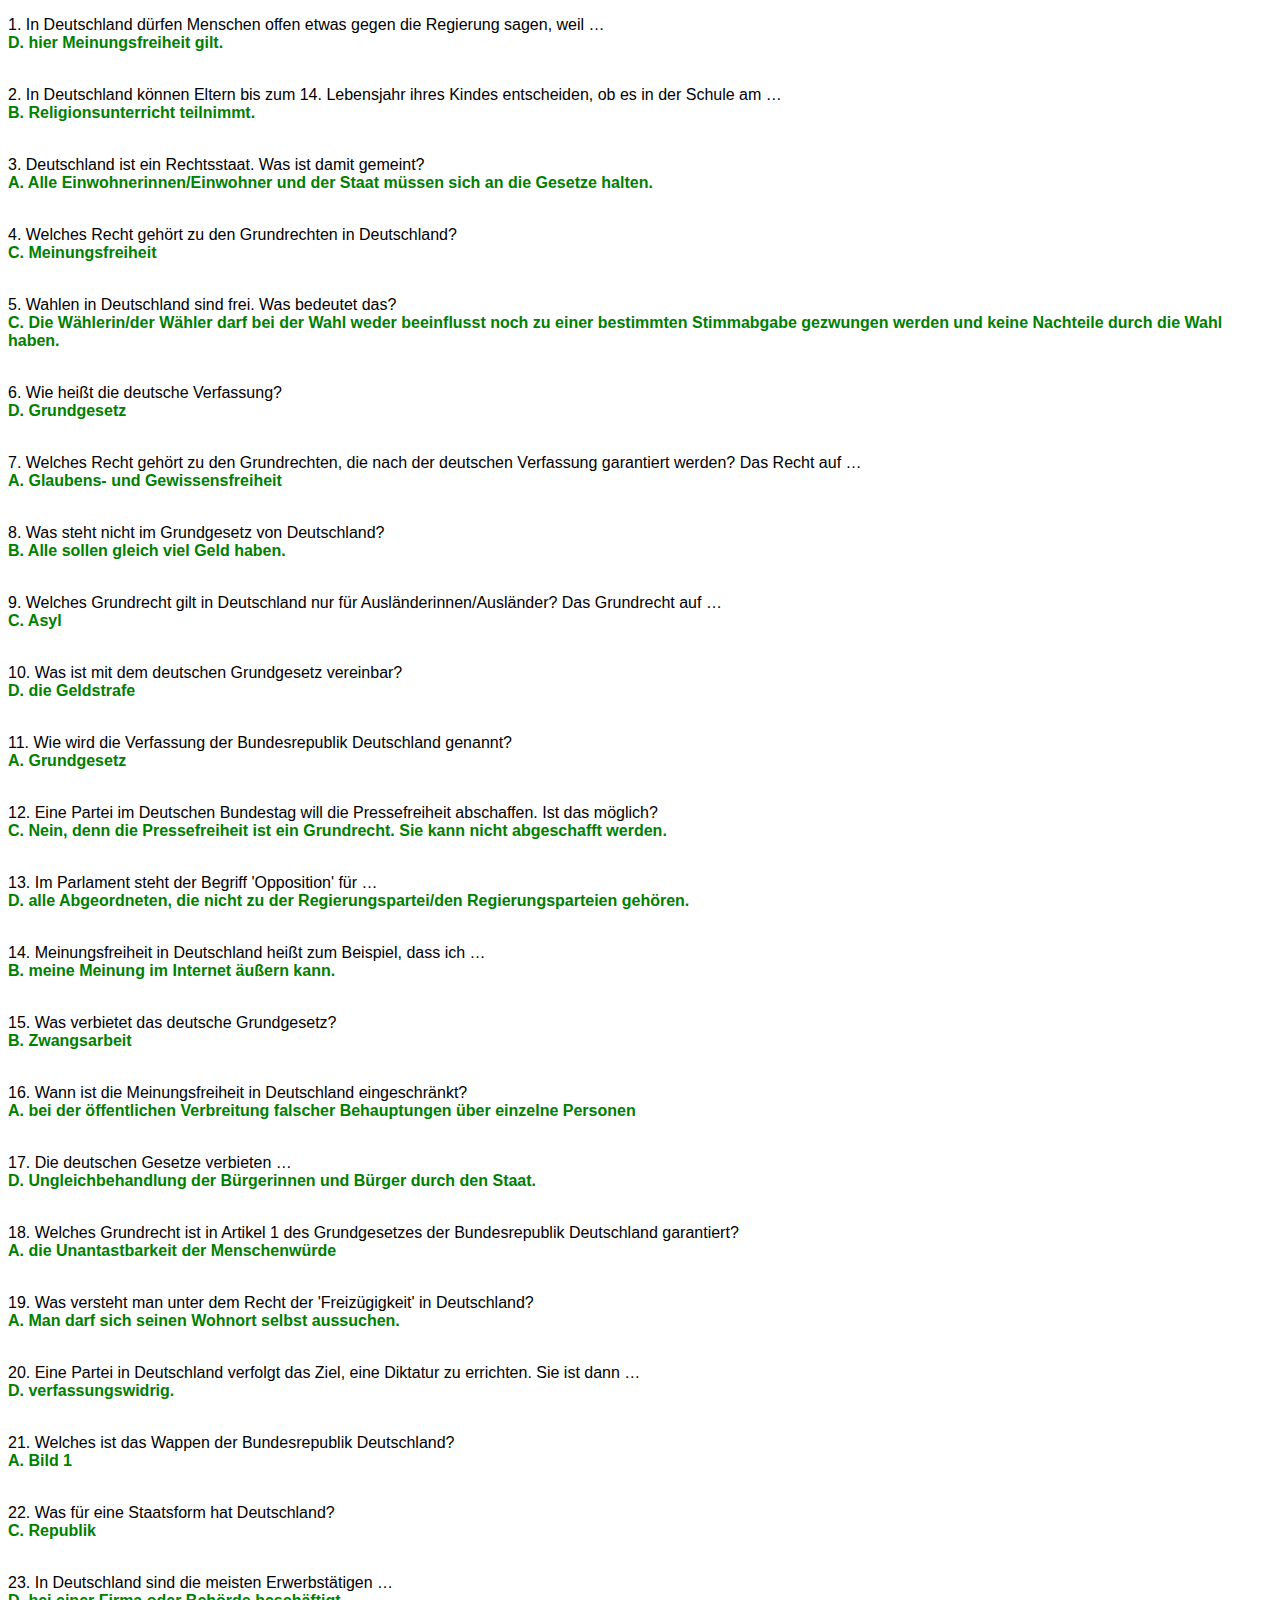
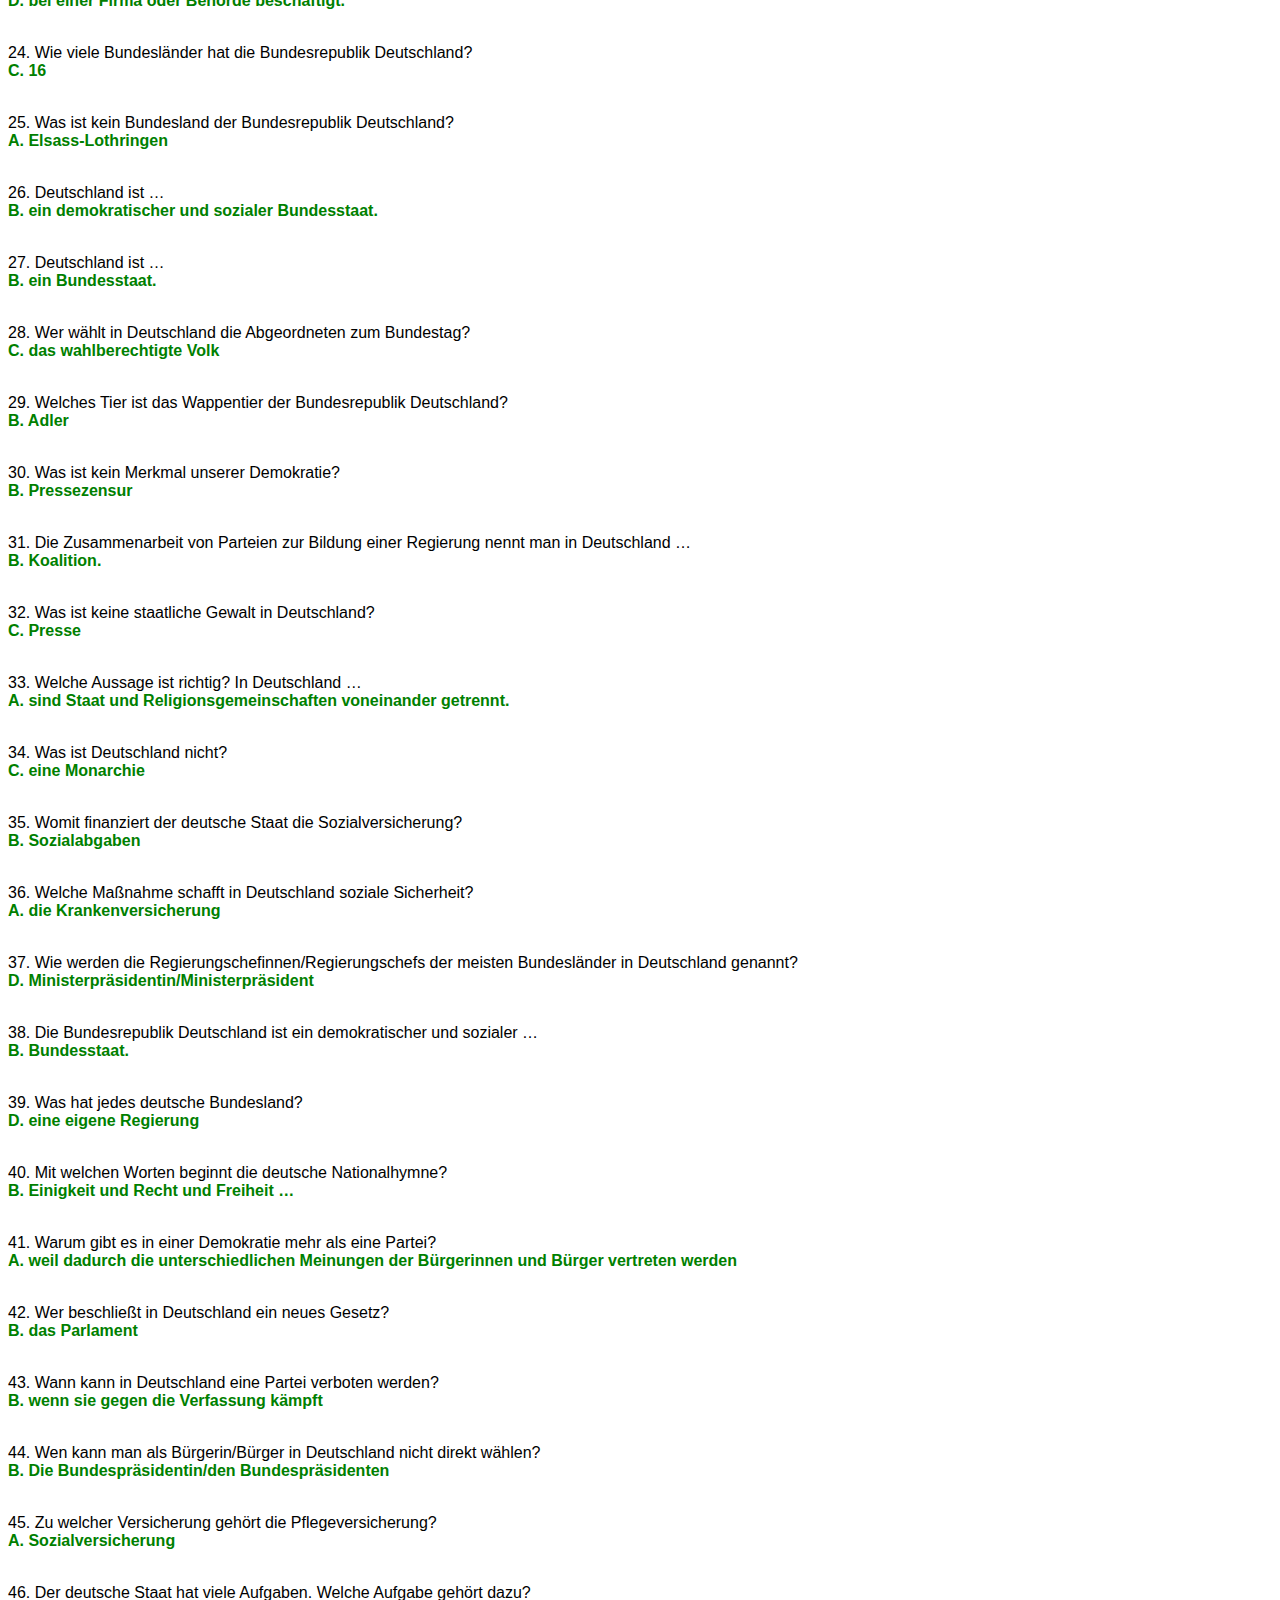
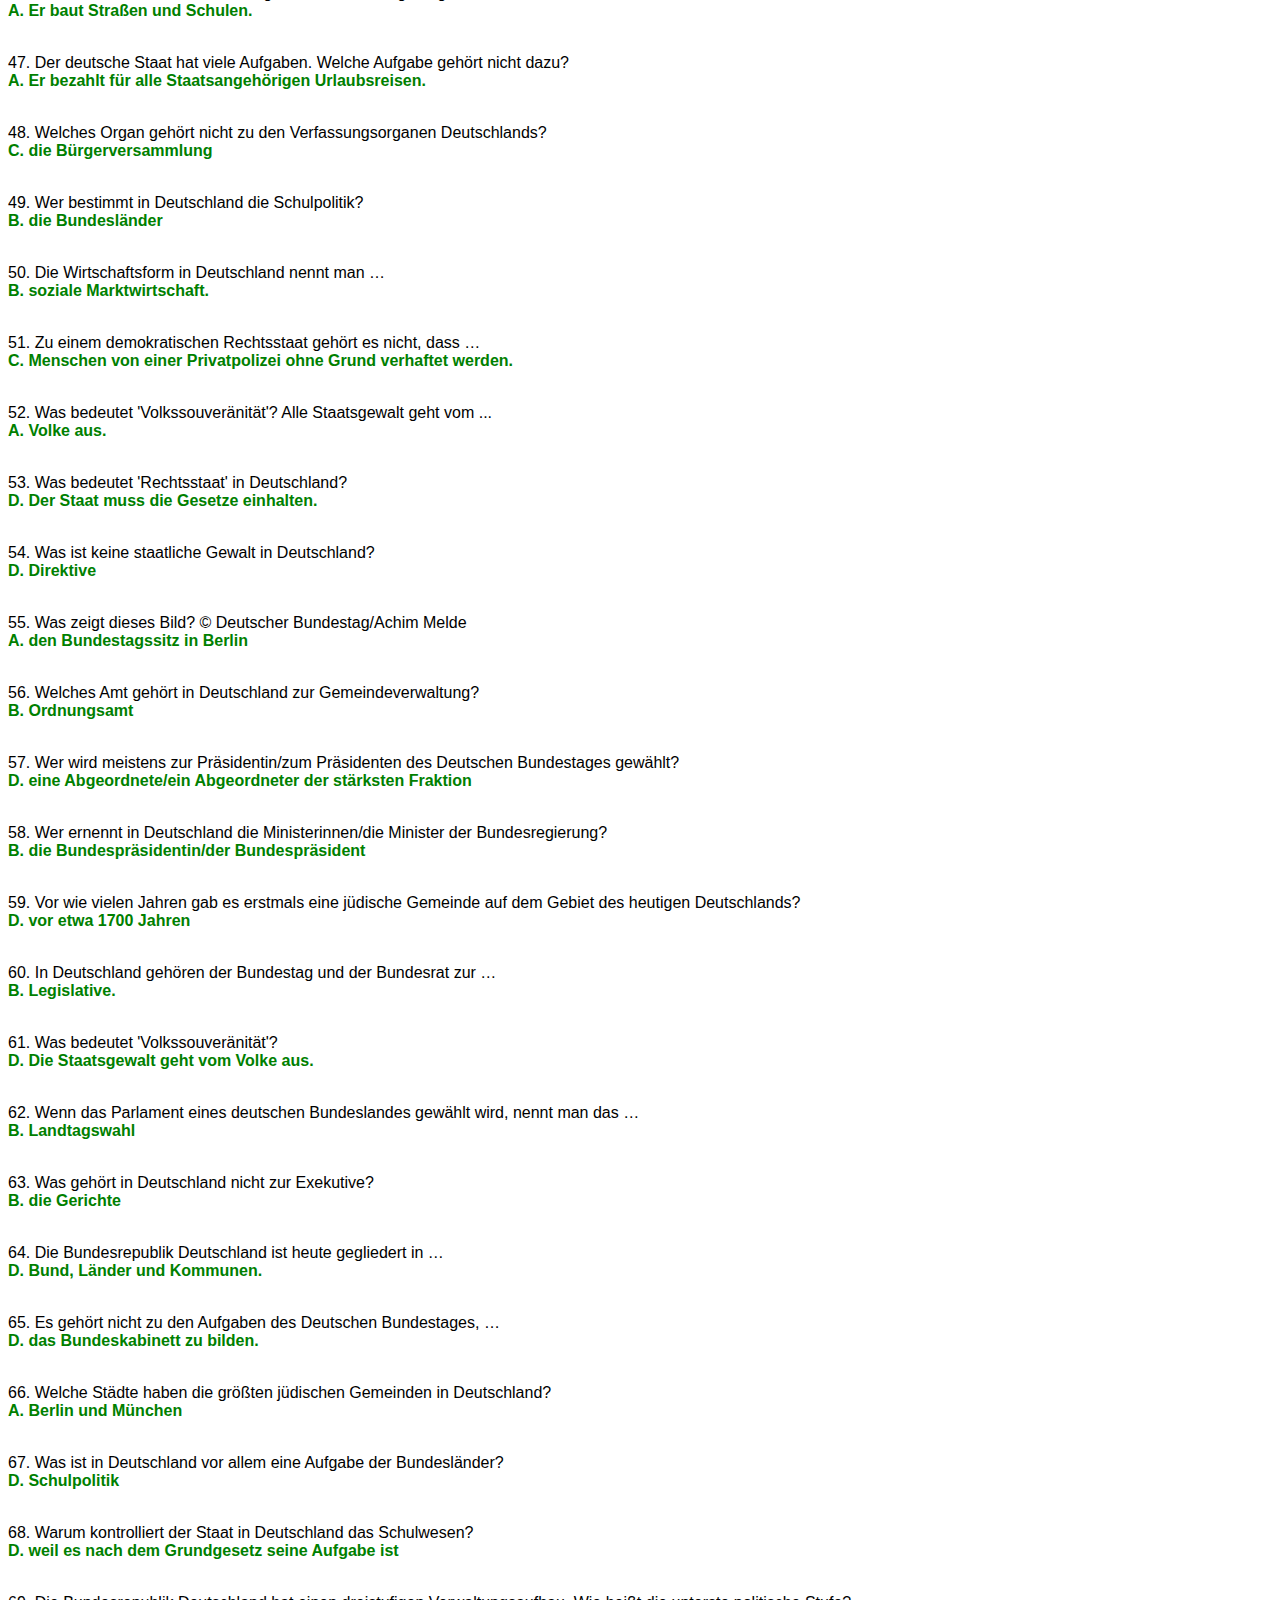
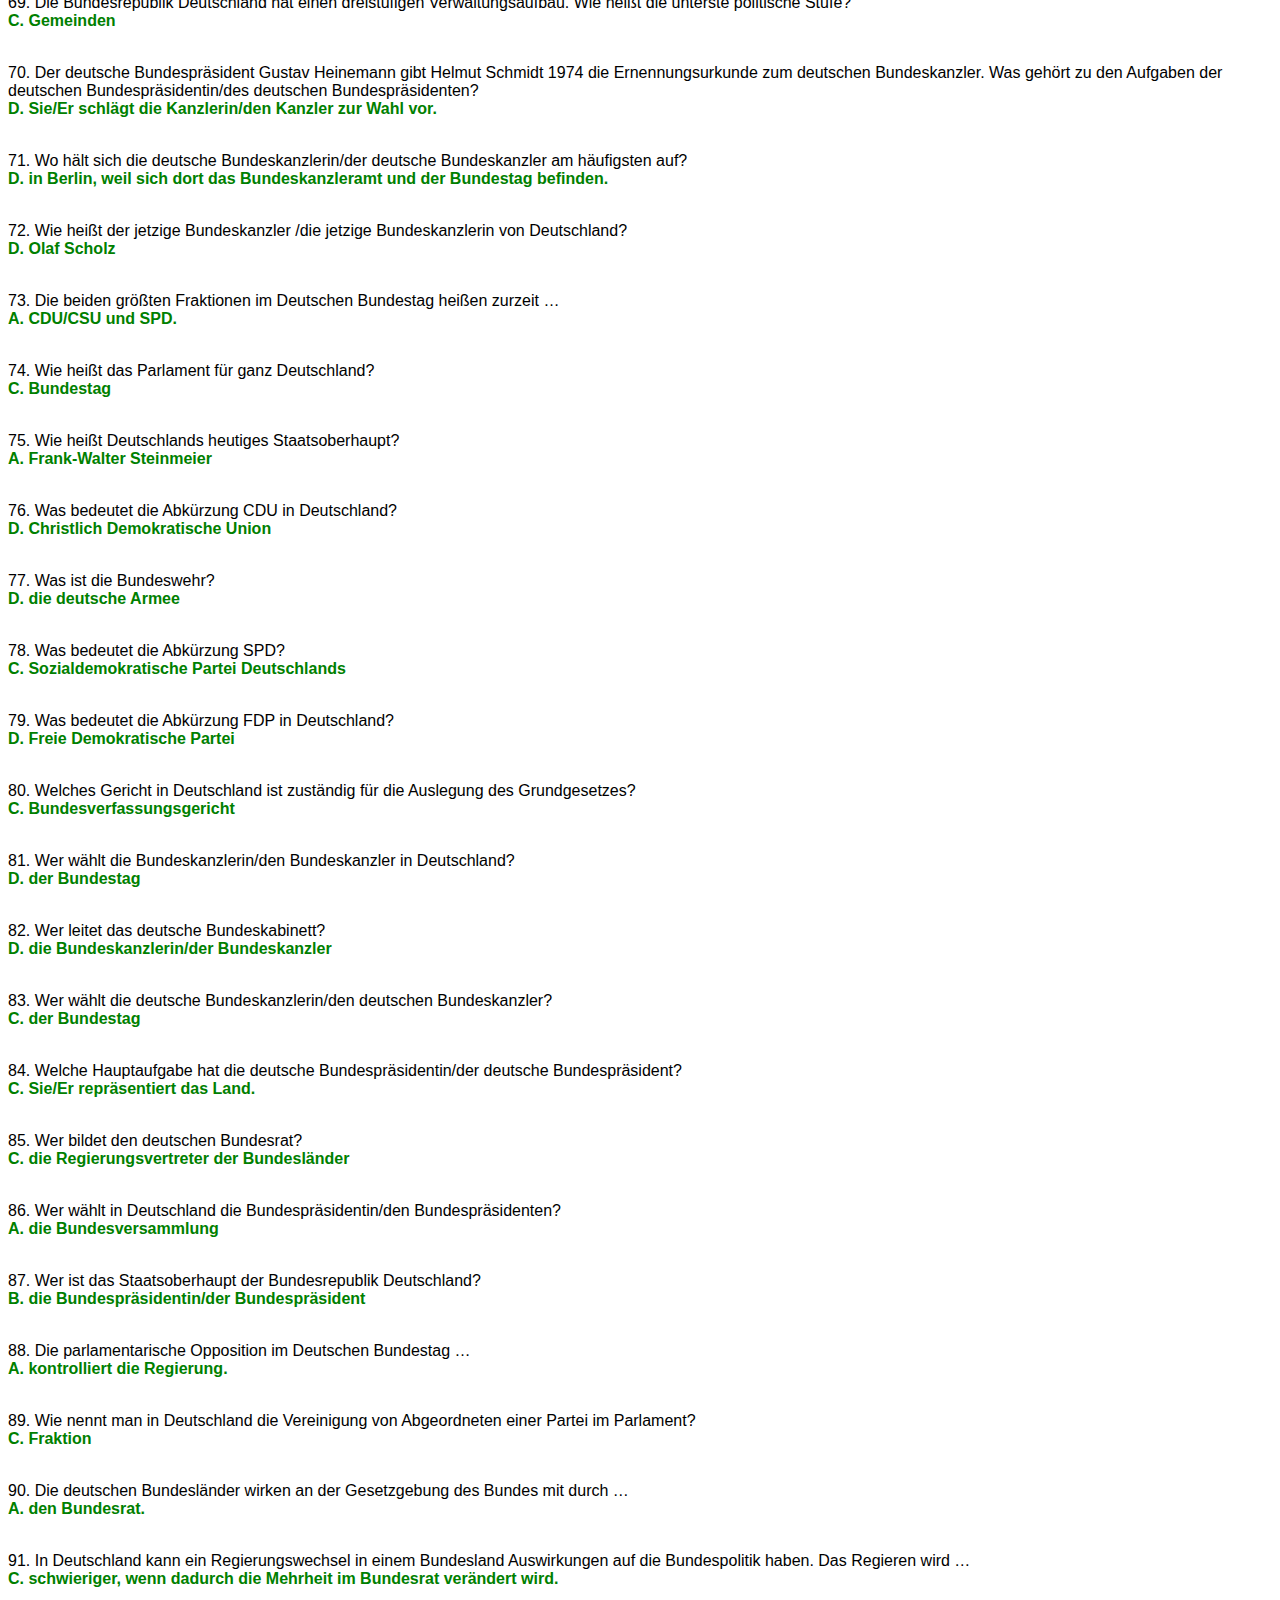
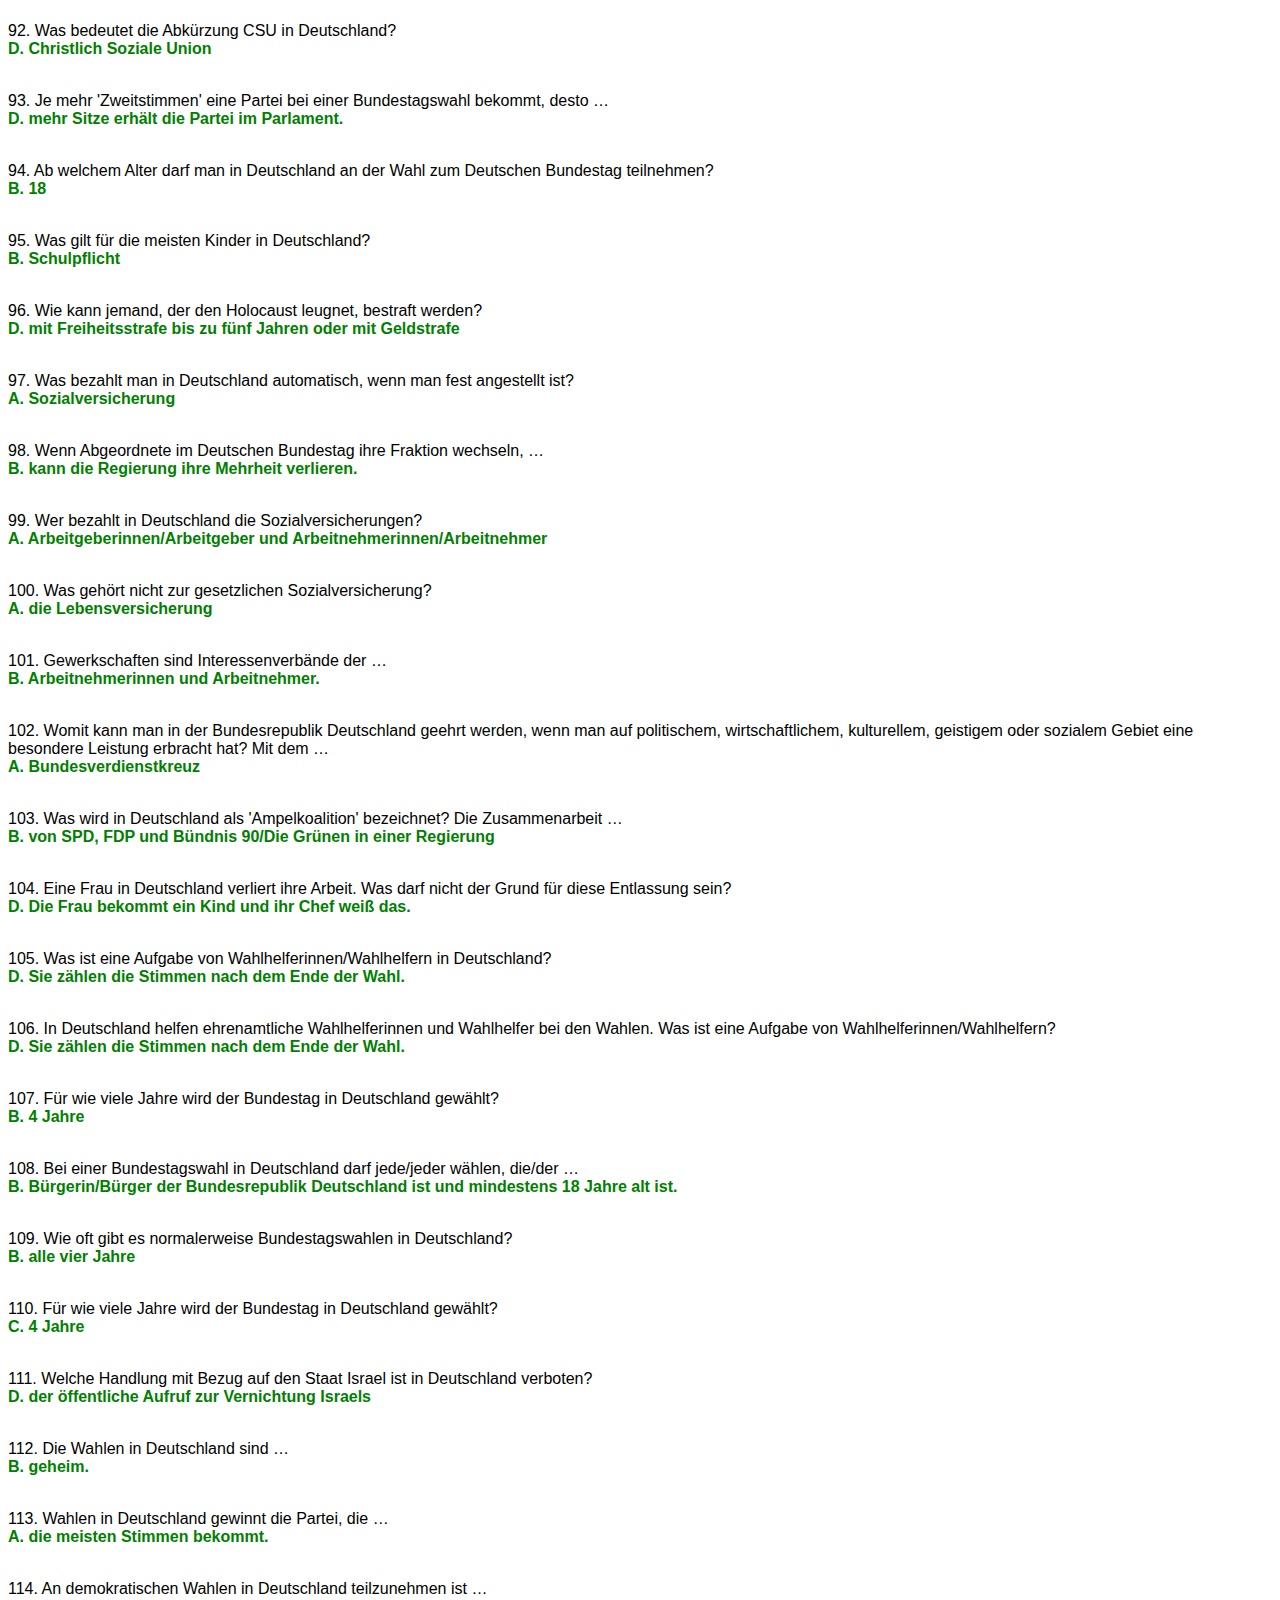
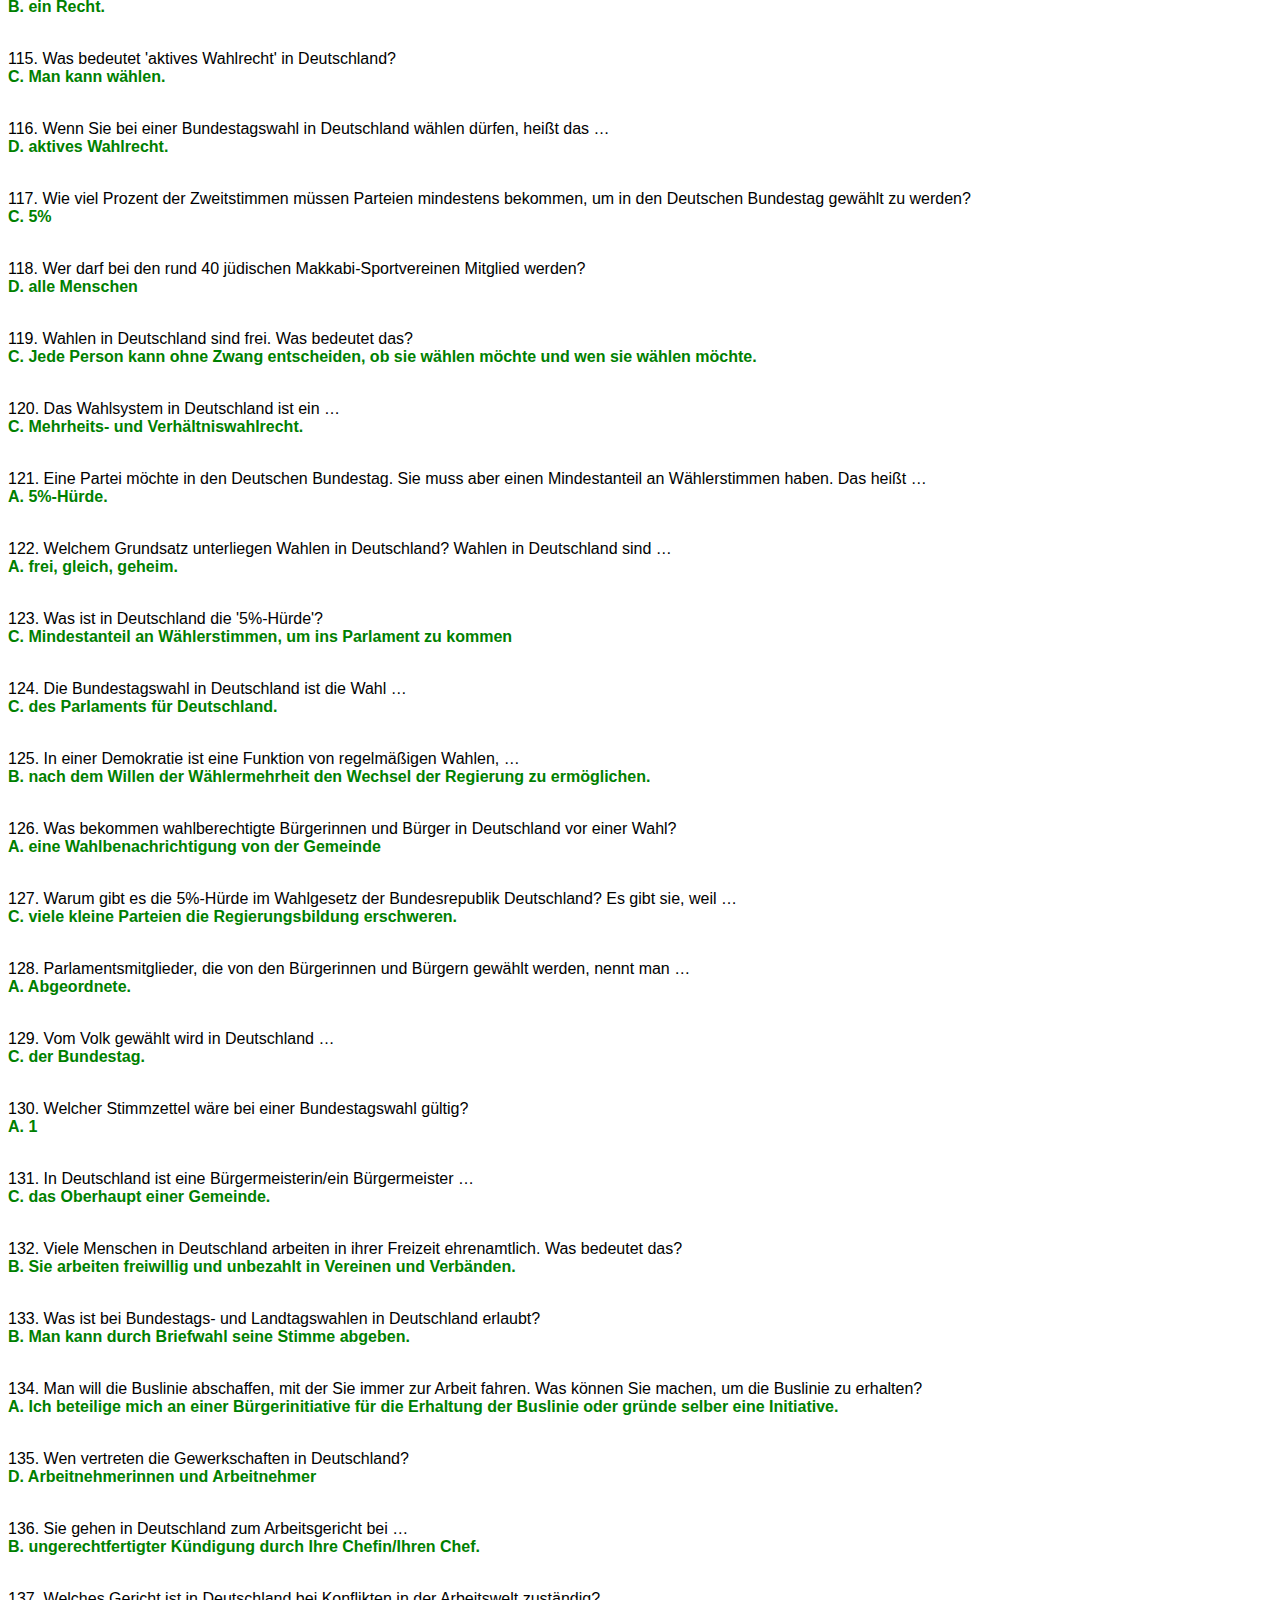
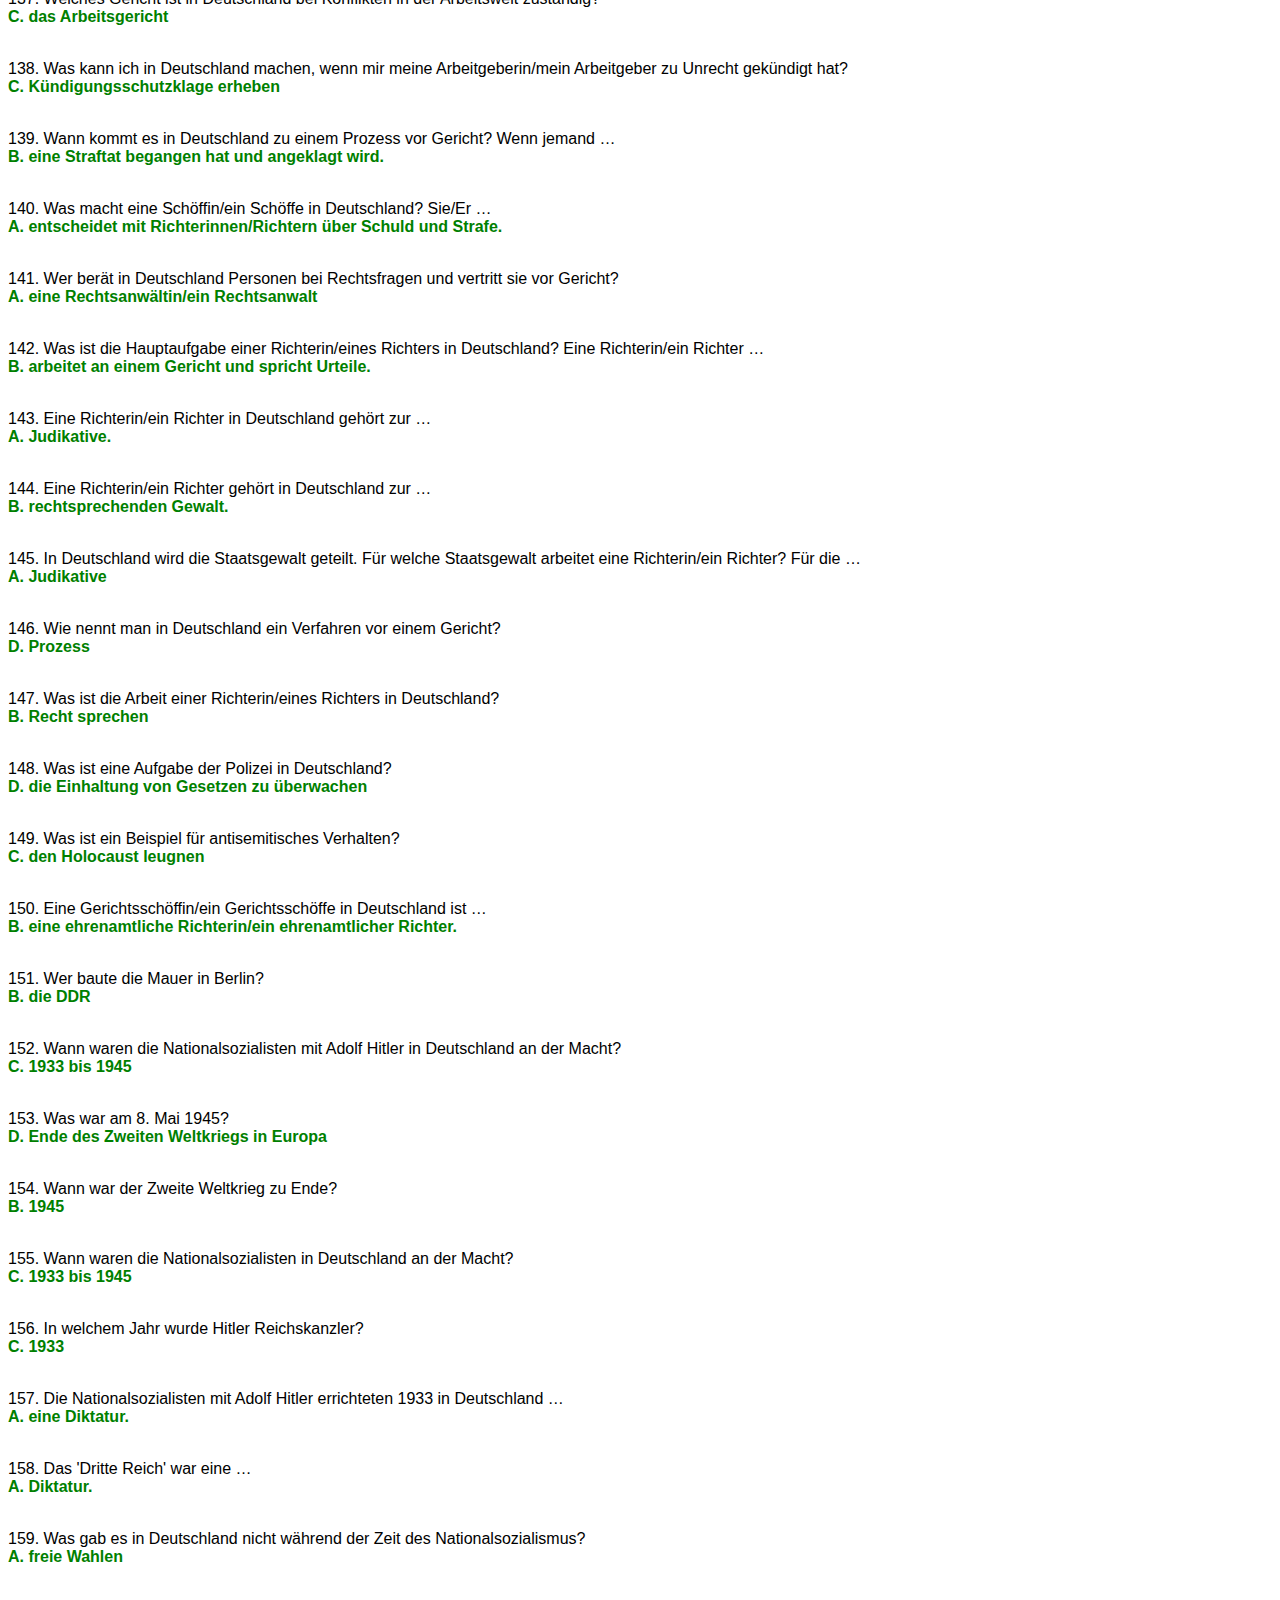
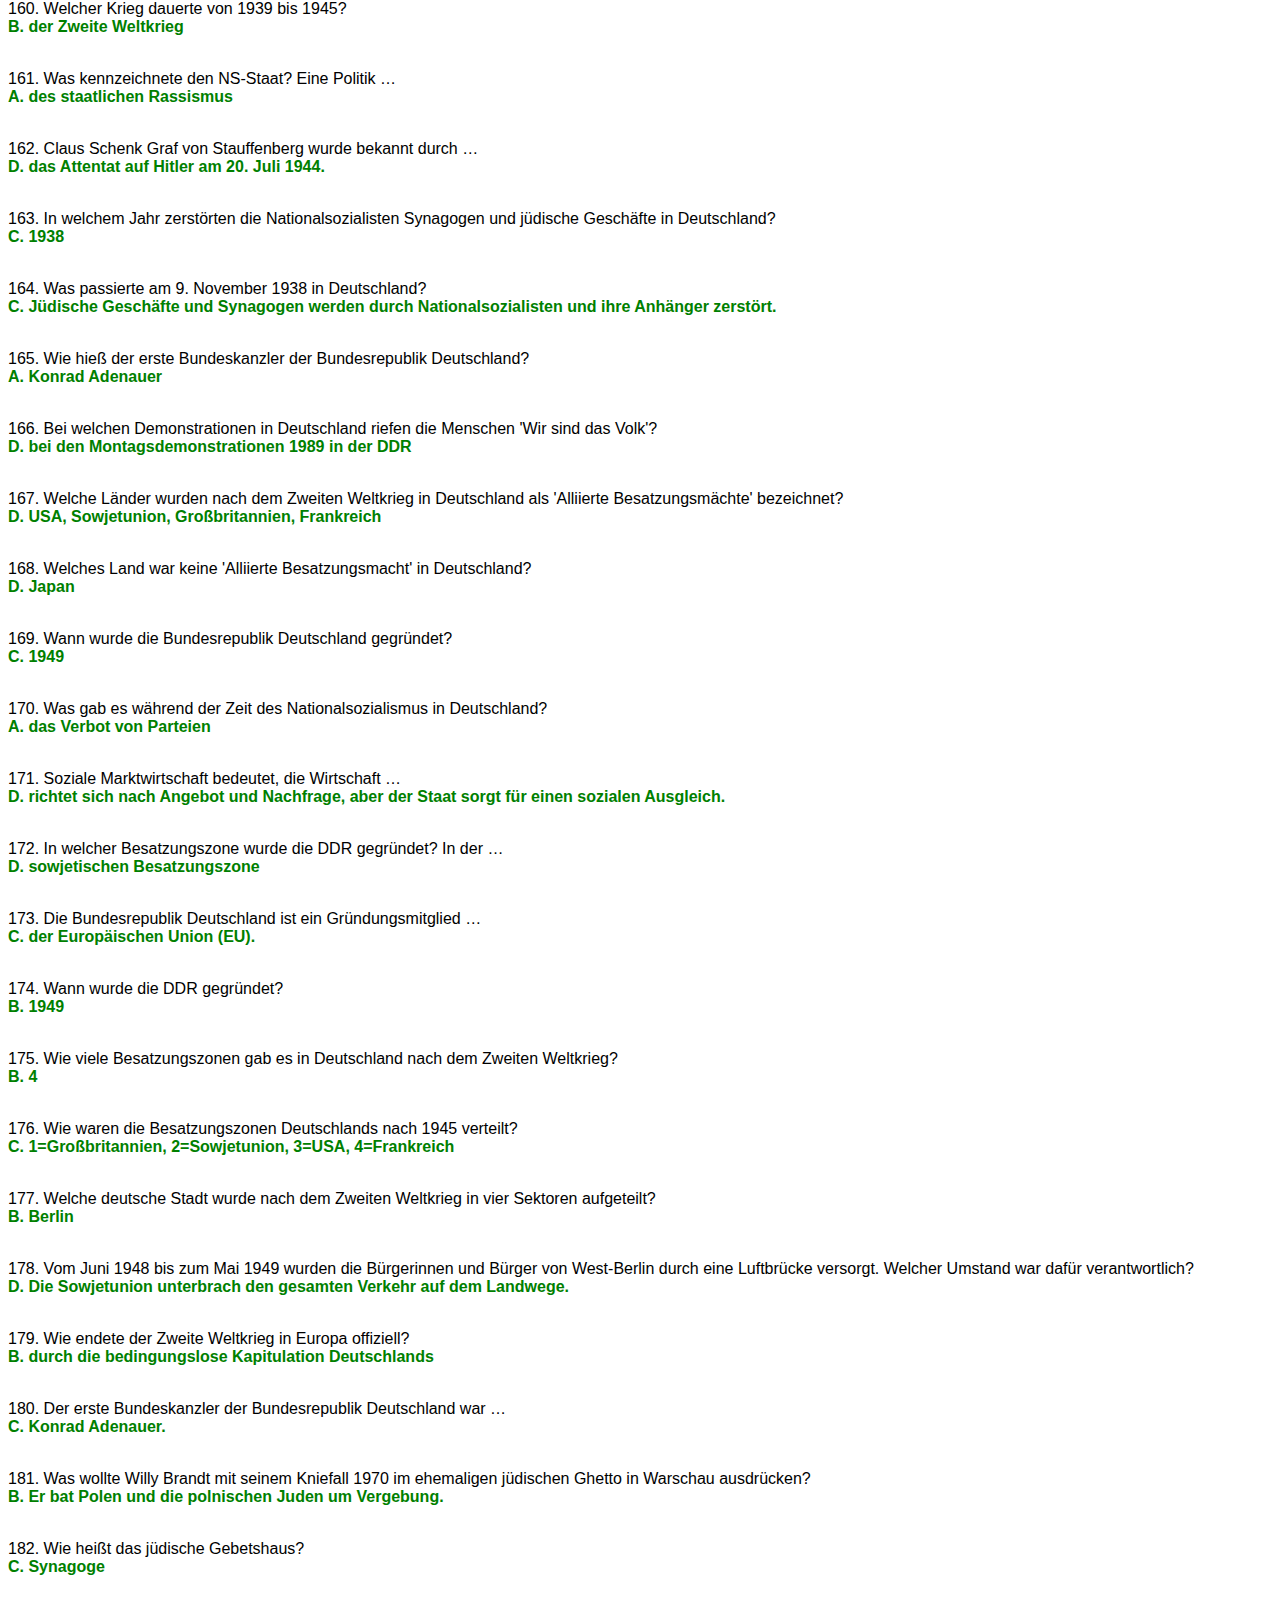
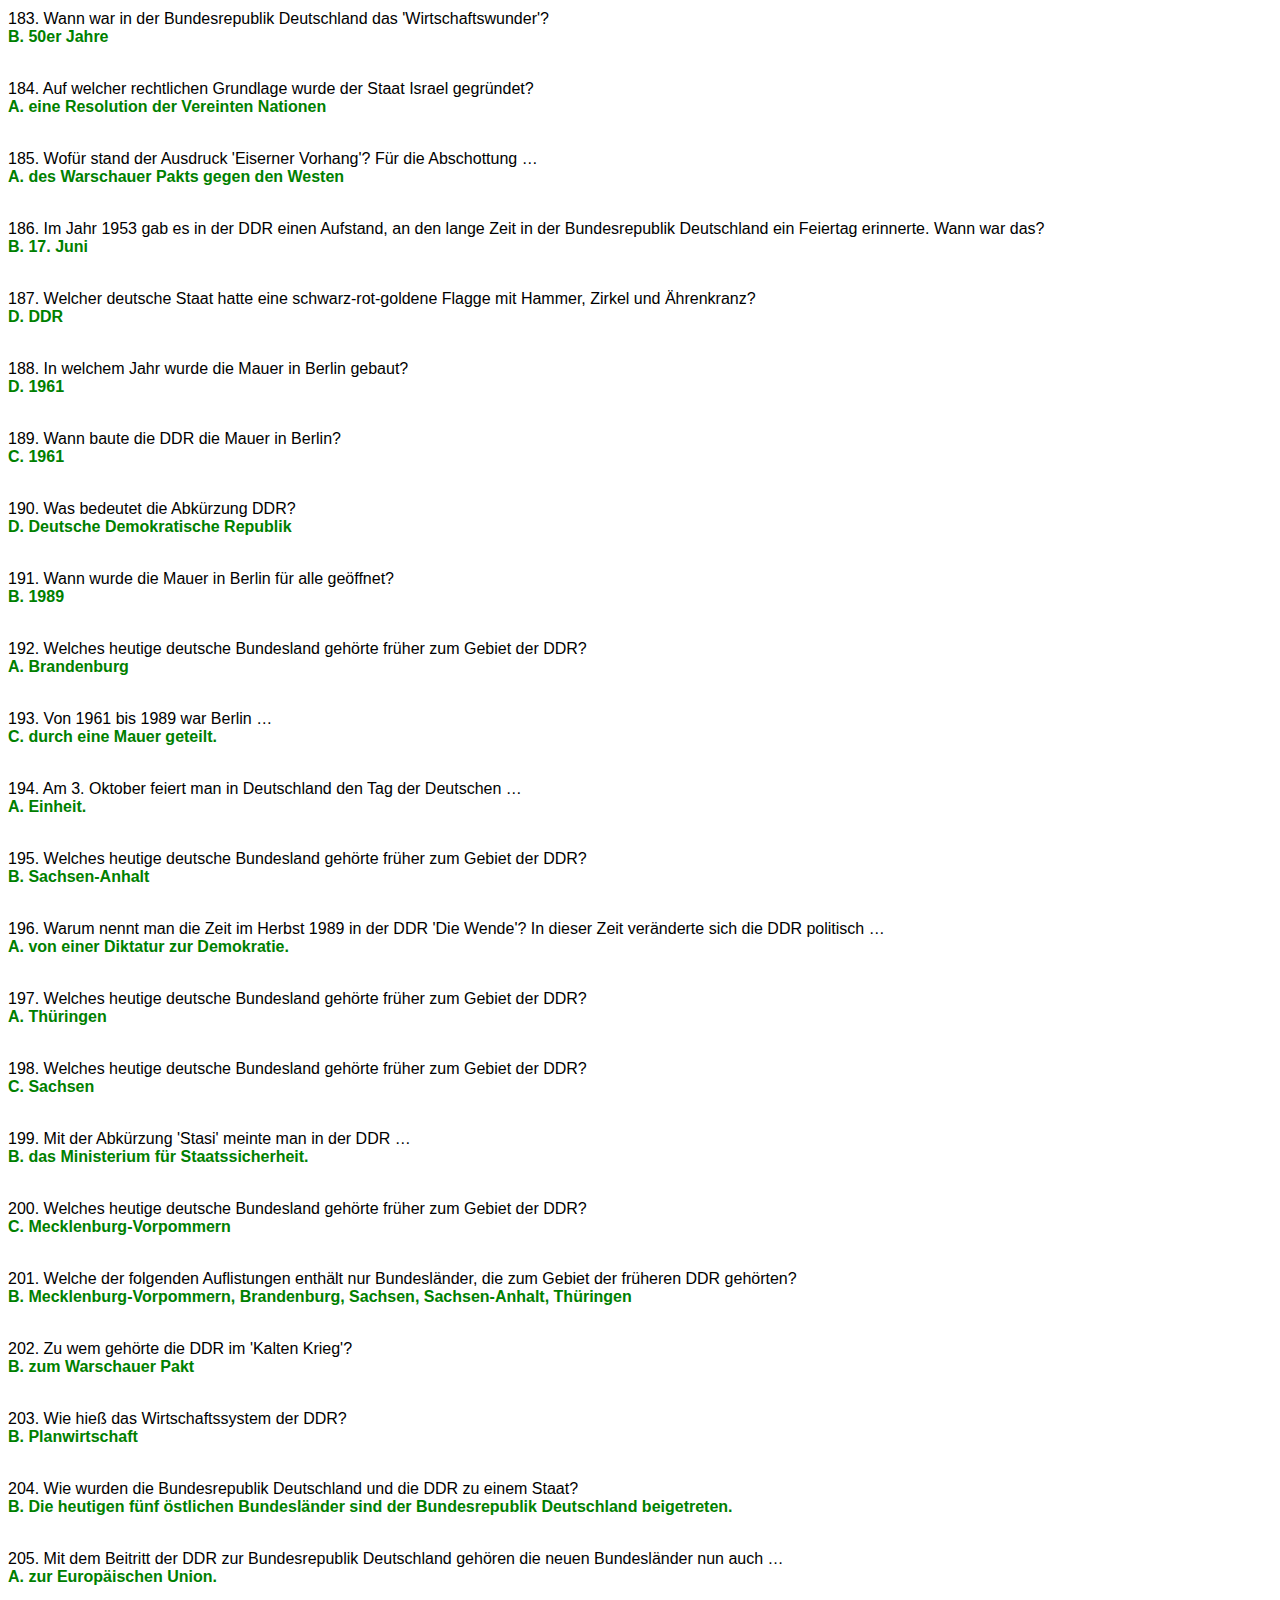
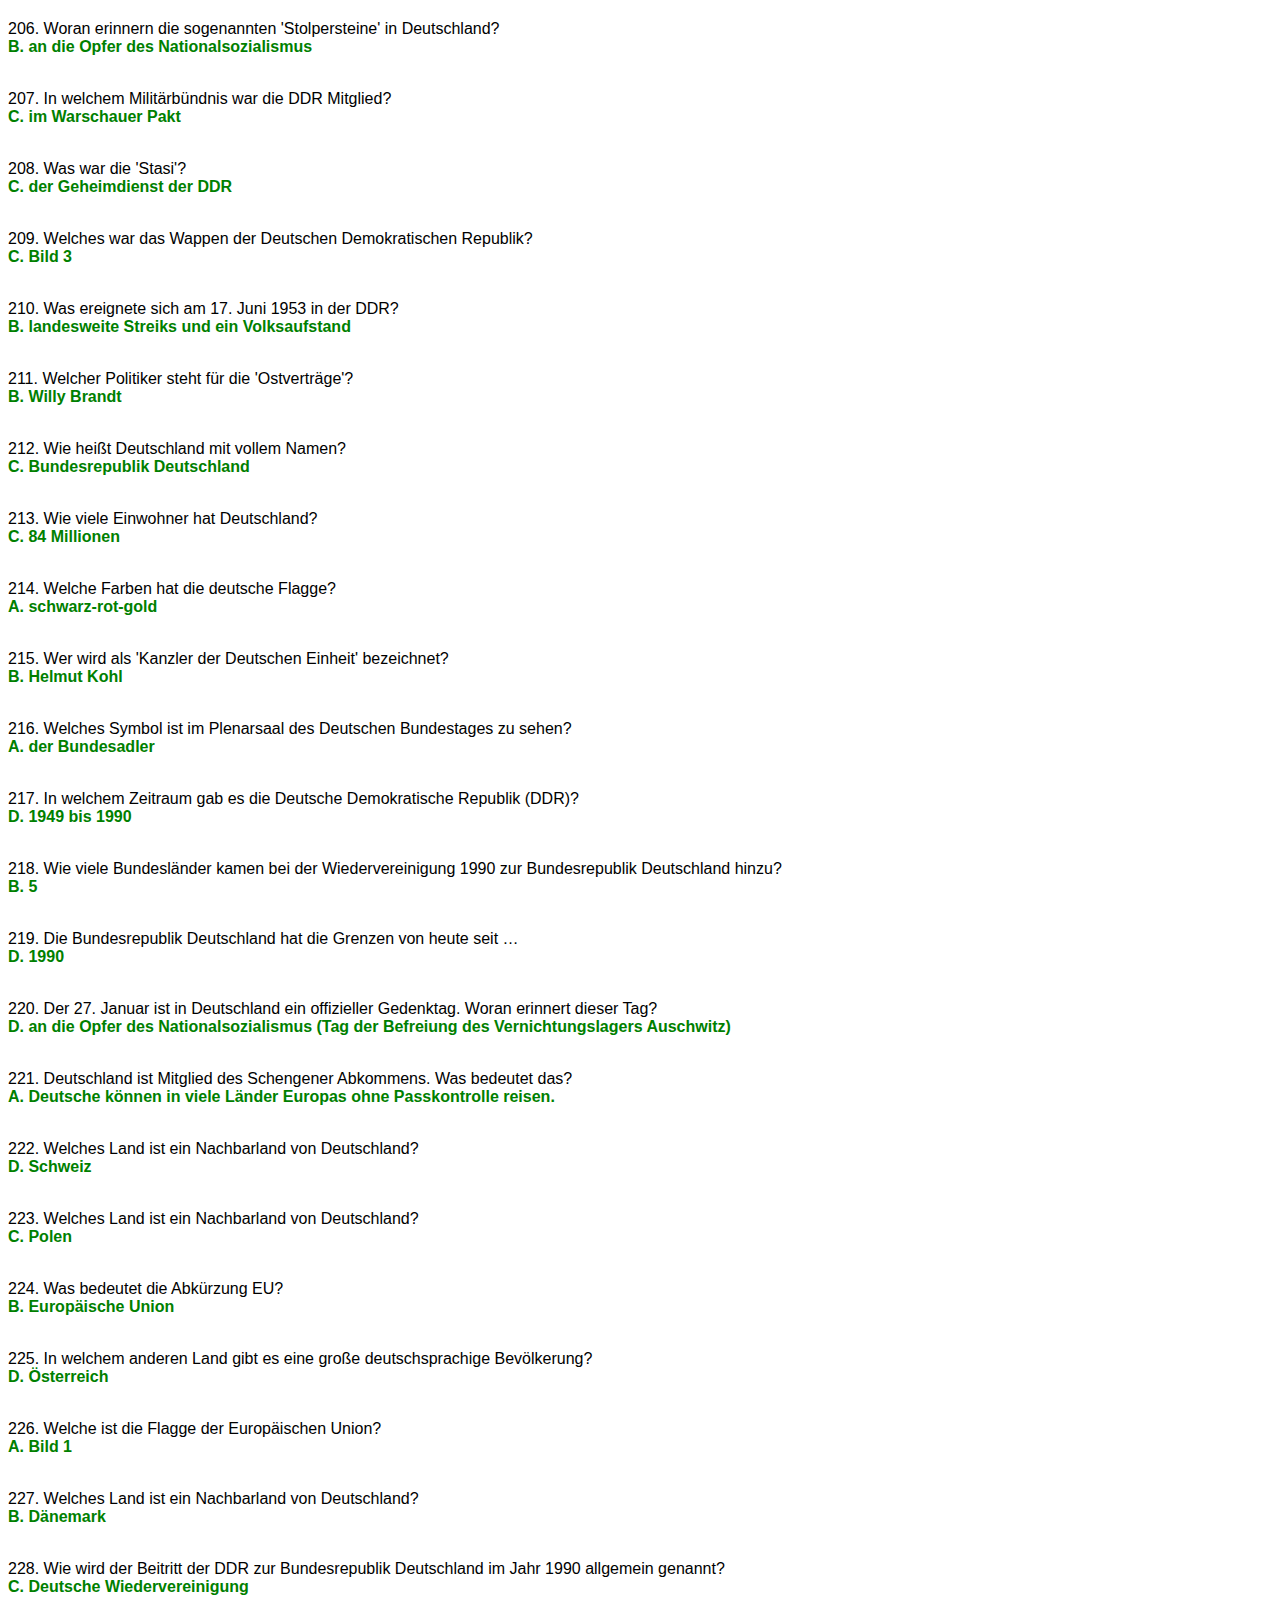
<file: node/question-correct-choice.html>
<!DOCTYPE html>
<html>
  <head>
    <title>Questions</title>
  </head>
  <body>
  <style>
  body{
  font-family: Arial;
  }
  .bold{
  font-weight: bold;}
  .answer{
  font-weight: bold;
  color: green;}
  </style>
    
  <p>
    <div>1. In Deutschland dürfen Menschen offen etwas gegen die Regierung sagen, weil …</div>
    <div style="font-weight: bold; color: green;">D. hier Meinungsfreiheit gilt.</div>
    <br />
  </p>

  <p>
    <div>2. In Deutschland können Eltern bis zum 14. Lebensjahr ihres Kindes entscheiden, ob es in der Schule am …</div>
    <div style="font-weight: bold; color: green;">B. Religionsunterricht teilnimmt.</div>
    <br />
  </p>

  <p>
    <div>3. Deutschland ist ein Rechtsstaat. Was ist damit gemeint?</div>
    <div style="font-weight: bold; color: green;">A. Alle Einwohnerinnen/Einwohner und der Staat müssen sich an die Gesetze halten.</div>
    <br />
  </p>

  <p>
    <div>4. Welches Recht gehört zu den Grundrechten in Deutschland?</div>
    <div style="font-weight: bold; color: green;">C. Meinungsfreiheit</div>
    <br />
  </p>

  <p>
    <div>5. Wahlen in Deutschland sind frei. Was bedeutet das?</div>
    <div style="font-weight: bold; color: green;">C. Die Wählerin/der Wähler darf bei der Wahl weder beeinflusst noch zu einer bestimmten Stimmabgabe gezwungen werden und keine Nachteile durch die Wahl haben.</div>
    <br />
  </p>

  <p>
    <div>6. Wie heißt die deutsche Verfassung?</div>
    <div style="font-weight: bold; color: green;">D. Grundgesetz</div>
    <br />
  </p>

  <p>
    <div>7. Welches Recht gehört zu den Grundrechten, die nach der deutschen Verfassung garantiert werden? Das Recht auf …</div>
    <div style="font-weight: bold; color: green;">A. Glaubens- und Gewissensfreiheit</div>
    <br />
  </p>

  <p>
    <div>8. Was steht nicht im Grundgesetz von Deutschland?</div>
    <div style="font-weight: bold; color: green;">B. Alle sollen gleich viel Geld haben.</div>
    <br />
  </p>

  <p>
    <div>9. Welches Grundrecht gilt in Deutschland nur für Ausländerinnen/Ausländer? Das Grundrecht auf …</div>
    <div style="font-weight: bold; color: green;">C. Asyl</div>
    <br />
  </p>

  <p>
    <div>10. Was ist mit dem deutschen Grundgesetz vereinbar?</div>
    <div style="font-weight: bold; color: green;">D. die Geldstrafe</div>
    <br />
  </p>

  <p>
    <div>11. Wie wird die Verfassung der Bundesrepublik Deutschland genannt?</div>
    <div style="font-weight: bold; color: green;">A. Grundgesetz</div>
    <br />
  </p>

  <p>
    <div>12. Eine Partei im Deutschen Bundestag will die Pressefreiheit abschaffen. Ist das möglich?</div>
    <div style="font-weight: bold; color: green;">C. Nein, denn die Pressefreiheit ist ein Grundrecht. Sie kann nicht abgeschafft werden.</div>
    <br />
  </p>

  <p>
    <div>13. Im Parlament steht der Begriff 'Opposition' für …</div>
    <div style="font-weight: bold; color: green;">D. alle Abgeordneten, die nicht zu der Regierungspartei/den Regierungsparteien gehören.</div>
    <br />
  </p>

  <p>
    <div>14. Meinungsfreiheit in Deutschland heißt zum Beispiel, dass ich …</div>
    <div style="font-weight: bold; color: green;">B. meine Meinung im Internet äußern kann.</div>
    <br />
  </p>

  <p>
    <div>15. Was verbietet das deutsche Grundgesetz?</div>
    <div style="font-weight: bold; color: green;">B. Zwangsarbeit</div>
    <br />
  </p>

  <p>
    <div>16. Wann ist die Meinungsfreiheit in Deutschland eingeschränkt?</div>
    <div style="font-weight: bold; color: green;">A. bei der öffentlichen Verbreitung falscher Behauptungen über einzelne Personen</div>
    <br />
  </p>

  <p>
    <div>17. Die deutschen Gesetze verbieten …</div>
    <div style="font-weight: bold; color: green;">D. Ungleichbehandlung der Bürgerinnen und Bürger durch den Staat.</div>
    <br />
  </p>

  <p>
    <div>18. Welches Grundrecht ist in Artikel 1 des Grundgesetzes der Bundesrepublik Deutschland garantiert?</div>
    <div style="font-weight: bold; color: green;">A. die Unantastbarkeit der Menschenwürde</div>
    <br />
  </p>

  <p>
    <div>19. Was versteht man unter dem Recht der 'Freizügigkeit' in Deutschland?</div>
    <div style="font-weight: bold; color: green;">A. Man darf sich seinen Wohnort selbst aussuchen.</div>
    <br />
  </p>

  <p>
    <div>20. Eine Partei in Deutschland verfolgt das Ziel, eine Diktatur zu errichten. Sie ist dann …</div>
    <div style="font-weight: bold; color: green;">D. verfassungswidrig.</div>
    <br />
  </p>

  <p>
    <div>21. Welches ist das Wappen der Bundesrepublik Deutschland?</div>
    <div style="font-weight: bold; color: green;">A. Bild 1</div>
    <br />
  </p>

  <p>
    <div>22. Was für eine Staatsform hat Deutschland?</div>
    <div style="font-weight: bold; color: green;">C. Republik</div>
    <br />
  </p>

  <p>
    <div>23. In Deutschland sind die meisten Erwerbstätigen …</div>
    <div style="font-weight: bold; color: green;">D. bei einer Firma oder Behörde beschäftigt.</div>
    <br />
  </p>

  <p>
    <div>24. Wie viele Bundesländer hat die Bundesrepublik Deutschland?</div>
    <div style="font-weight: bold; color: green;">C. 16</div>
    <br />
  </p>

  <p>
    <div>25. Was ist kein Bundesland der Bundesrepublik Deutschland?</div>
    <div style="font-weight: bold; color: green;">A. Elsass-Lothringen</div>
    <br />
  </p>

  <p>
    <div>26. Deutschland ist …</div>
    <div style="font-weight: bold; color: green;">B. ein demokratischer und sozialer Bundesstaat.</div>
    <br />
  </p>

  <p>
    <div>27. Deutschland ist …</div>
    <div style="font-weight: bold; color: green;">B. ein Bundesstaat.</div>
    <br />
  </p>

  <p>
    <div>28. Wer wählt in Deutschland die Abgeordneten zum Bundestag?</div>
    <div style="font-weight: bold; color: green;">C. das wahlberechtigte Volk</div>
    <br />
  </p>

  <p>
    <div>29. Welches Tier ist das Wappentier der Bundesrepublik Deutschland?</div>
    <div style="font-weight: bold; color: green;">B. Adler</div>
    <br />
  </p>

  <p>
    <div>30. Was ist kein Merkmal unserer Demokratie?</div>
    <div style="font-weight: bold; color: green;">B. Pressezensur</div>
    <br />
  </p>

  <p>
    <div>31. Die Zusammenarbeit von Parteien zur Bildung einer Regierung nennt man in Deutschland …</div>
    <div style="font-weight: bold; color: green;">B. Koalition.</div>
    <br />
  </p>

  <p>
    <div>32. Was ist keine staatliche Gewalt in Deutschland?</div>
    <div style="font-weight: bold; color: green;">C. Presse</div>
    <br />
  </p>

  <p>
    <div>33. Welche Aussage ist richtig? In Deutschland …</div>
    <div style="font-weight: bold; color: green;">A. sind Staat und Religionsgemeinschaften voneinander getrennt.</div>
    <br />
  </p>

  <p>
    <div>34. Was ist Deutschland nicht?</div>
    <div style="font-weight: bold; color: green;">C. eine Monarchie</div>
    <br />
  </p>

  <p>
    <div>35. Womit finanziert der deutsche Staat die Sozialversicherung?</div>
    <div style="font-weight: bold; color: green;">B. Sozialabgaben</div>
    <br />
  </p>

  <p>
    <div>36. Welche Maßnahme schafft in Deutschland soziale Sicherheit?</div>
    <div style="font-weight: bold; color: green;">A. die Krankenversicherung</div>
    <br />
  </p>

  <p>
    <div>37. Wie werden die Regierungschefinnen/Regierungschefs der meisten Bundesländer in Deutschland genannt?</div>
    <div style="font-weight: bold; color: green;">D. Ministerpräsidentin/Ministerpräsident</div>
    <br />
  </p>

  <p>
    <div>38. Die Bundesrepublik Deutschland ist ein demokratischer und sozialer …</div>
    <div style="font-weight: bold; color: green;">B. Bundesstaat.</div>
    <br />
  </p>

  <p>
    <div>39. Was hat jedes deutsche Bundesland?</div>
    <div style="font-weight: bold; color: green;">D. eine eigene Regierung</div>
    <br />
  </p>

  <p>
    <div>40. Mit welchen Worten beginnt die deutsche Nationalhymne?</div>
    <div style="font-weight: bold; color: green;">B. Einigkeit und Recht und Freiheit …</div>
    <br />
  </p>

  <p>
    <div>41. Warum gibt es in einer Demokratie mehr als eine Partei?</div>
    <div style="font-weight: bold; color: green;">A. weil dadurch die unterschiedlichen Meinungen der Bürgerinnen und Bürger vertreten werden</div>
    <br />
  </p>

  <p>
    <div>42. Wer beschließt in Deutschland ein neues Gesetz?</div>
    <div style="font-weight: bold; color: green;">B. das Parlament</div>
    <br />
  </p>

  <p>
    <div>43. Wann kann in Deutschland eine Partei verboten werden?</div>
    <div style="font-weight: bold; color: green;">B. wenn sie gegen die Verfassung kämpft</div>
    <br />
  </p>

  <p>
    <div>44. Wen kann man als Bürgerin/Bürger in Deutschland nicht direkt wählen?</div>
    <div style="font-weight: bold; color: green;">B. Die Bundespräsidentin/den Bundespräsidenten</div>
    <br />
  </p>

  <p>
    <div>45. Zu welcher Versicherung gehört die Pflegeversicherung?</div>
    <div style="font-weight: bold; color: green;">A. Sozialversicherung</div>
    <br />
  </p>

  <p>
    <div>46. Der deutsche Staat hat viele Aufgaben. Welche Aufgabe gehört dazu?</div>
    <div style="font-weight: bold; color: green;">A. Er baut Straßen und Schulen.</div>
    <br />
  </p>

  <p>
    <div>47. Der deutsche Staat hat viele Aufgaben. Welche Aufgabe gehört nicht dazu?</div>
    <div style="font-weight: bold; color: green;">A. Er bezahlt für alle Staatsangehörigen Urlaubsreisen.</div>
    <br />
  </p>

  <p>
    <div>48. Welches Organ gehört nicht zu den Verfassungsorganen Deutschlands?</div>
    <div style="font-weight: bold; color: green;">C. die Bürgerversammlung</div>
    <br />
  </p>

  <p>
    <div>49. Wer bestimmt in Deutschland die Schulpolitik?</div>
    <div style="font-weight: bold; color: green;">B. die Bundesländer</div>
    <br />
  </p>

  <p>
    <div>50. Die Wirtschaftsform in Deutschland nennt man …</div>
    <div style="font-weight: bold; color: green;">B. soziale Marktwirtschaft.</div>
    <br />
  </p>

  <p>
    <div>51. Zu einem demokratischen Rechtsstaat gehört es nicht, dass …</div>
    <div style="font-weight: bold; color: green;">C. Menschen von einer Privatpolizei ohne Grund verhaftet werden.</div>
    <br />
  </p>

  <p>
    <div>52. Was bedeutet 'Volkssouveränität'? Alle Staatsgewalt geht vom ...</div>
    <div style="font-weight: bold; color: green;">A. Volke aus.</div>
    <br />
  </p>

  <p>
    <div>53. Was bedeutet 'Rechtsstaat' in Deutschland?</div>
    <div style="font-weight: bold; color: green;">D. Der Staat muss die Gesetze einhalten.</div>
    <br />
  </p>

  <p>
    <div>54. Was ist keine staatliche Gewalt in Deutschland?</div>
    <div style="font-weight: bold; color: green;">D. Direktive</div>
    <br />
  </p>

  <p>
    <div>55. Was zeigt dieses Bild? © Deutscher Bundestag/Achim Melde</div>
    <div style="font-weight: bold; color: green;">A. den Bundestagssitz in Berlin</div>
    <br />
  </p>

  <p>
    <div>56. Welches Amt gehört in Deutschland zur Gemeindeverwaltung?</div>
    <div style="font-weight: bold; color: green;">B. Ordnungsamt</div>
    <br />
  </p>

  <p>
    <div>57. Wer wird meistens zur Präsidentin/zum Präsidenten des Deutschen Bundestages gewählt?</div>
    <div style="font-weight: bold; color: green;">D. eine Abgeordnete/ein Abgeordneter der stärksten Fraktion</div>
    <br />
  </p>

  <p>
    <div>58. Wer ernennt in Deutschland die Ministerinnen/die Minister der Bundesregierung?</div>
    <div style="font-weight: bold; color: green;">B. die Bundespräsidentin/der Bundespräsident</div>
    <br />
  </p>

  <p>
    <div>59. Vor wie vielen Jahren gab es erstmals eine jüdische Gemeinde auf dem Gebiet des heutigen Deutschlands?</div>
    <div style="font-weight: bold; color: green;">D. vor etwa 1700 Jahren</div>
    <br />
  </p>

  <p>
    <div>60. In Deutschland gehören der Bundestag und der Bundesrat zur …</div>
    <div style="font-weight: bold; color: green;">B. Legislative.</div>
    <br />
  </p>

  <p>
    <div>61. Was bedeutet 'Volkssouveränität'?</div>
    <div style="font-weight: bold; color: green;">D. Die Staatsgewalt geht vom Volke aus.</div>
    <br />
  </p>

  <p>
    <div>62. Wenn das Parlament eines deutschen Bundeslandes gewählt wird, nennt man das …</div>
    <div style="font-weight: bold; color: green;">B. Landtagswahl</div>
    <br />
  </p>

  <p>
    <div>63. Was gehört in Deutschland nicht zur Exekutive?</div>
    <div style="font-weight: bold; color: green;">B. die Gerichte</div>
    <br />
  </p>

  <p>
    <div>64. Die Bundesrepublik Deutschland ist heute gegliedert in …</div>
    <div style="font-weight: bold; color: green;">D. Bund, Länder und Kommunen.</div>
    <br />
  </p>

  <p>
    <div>65. Es gehört nicht zu den Aufgaben des Deutschen Bundestages, …</div>
    <div style="font-weight: bold; color: green;">D. das Bundeskabinett zu bilden.</div>
    <br />
  </p>

  <p>
    <div>66. Welche Städte haben die größten jüdischen Gemeinden in Deutschland?</div>
    <div style="font-weight: bold; color: green;">A. Berlin und München</div>
    <br />
  </p>

  <p>
    <div>67. Was ist in Deutschland vor allem eine Aufgabe der Bundesländer?</div>
    <div style="font-weight: bold; color: green;">D. Schulpolitik</div>
    <br />
  </p>

  <p>
    <div>68. Warum kontrolliert der Staat in Deutschland das Schulwesen?</div>
    <div style="font-weight: bold; color: green;">D. weil es nach dem Grundgesetz seine Aufgabe ist</div>
    <br />
  </p>

  <p>
    <div>69. Die Bundesrepublik Deutschland hat einen dreistufigen Verwaltungsaufbau. Wie heißt die unterste politische Stufe?</div>
    <div style="font-weight: bold; color: green;">C. Gemeinden</div>
    <br />
  </p>

  <p>
    <div>70. Der deutsche Bundespräsident Gustav Heinemann gibt Helmut Schmidt 1974 die Ernennungsurkunde zum deutschen Bundeskanzler. Was gehört zu den Aufgaben der deutschen Bundespräsidentin/des deutschen Bundespräsidenten?</div>
    <div style="font-weight: bold; color: green;">D. Sie/Er schlägt die Kanzlerin/den Kanzler zur Wahl vor.</div>
    <br />
  </p>

  <p>
    <div>71. Wo hält sich die deutsche Bundeskanzlerin/der deutsche Bundeskanzler am häufigsten auf?</div>
    <div style="font-weight: bold; color: green;">D. in Berlin, weil sich dort das Bundeskanzleramt und der Bundestag befinden.</div>
    <br />
  </p>

  <p>
    <div>72. Wie heißt der jetzige Bundeskanzler /die jetzige Bundeskanzlerin von Deutschland?</div>
    <div style="font-weight: bold; color: green;">D. Olaf Scholz</div>
    <br />
  </p>

  <p>
    <div>73. Die beiden größten Fraktionen im Deutschen Bundestag heißen zurzeit …</div>
    <div style="font-weight: bold; color: green;">A. CDU/CSU und SPD.</div>
    <br />
  </p>

  <p>
    <div>74. Wie heißt das Parlament für ganz Deutschland?</div>
    <div style="font-weight: bold; color: green;">C. Bundestag</div>
    <br />
  </p>

  <p>
    <div>75. Wie heißt Deutschlands heutiges Staatsoberhaupt?</div>
    <div style="font-weight: bold; color: green;">A. Frank-Walter Steinmeier</div>
    <br />
  </p>

  <p>
    <div>76. Was bedeutet die Abkürzung CDU in Deutschland?</div>
    <div style="font-weight: bold; color: green;">D. Christlich Demokratische Union</div>
    <br />
  </p>

  <p>
    <div>77. Was ist die Bundeswehr?</div>
    <div style="font-weight: bold; color: green;">D. die deutsche Armee</div>
    <br />
  </p>

  <p>
    <div>78. Was bedeutet die Abkürzung SPD?</div>
    <div style="font-weight: bold; color: green;">C. Sozialdemokratische Partei Deutschlands</div>
    <br />
  </p>

  <p>
    <div>79. Was bedeutet die Abkürzung FDP in Deutschland?</div>
    <div style="font-weight: bold; color: green;">D. Freie Demokratische Partei</div>
    <br />
  </p>

  <p>
    <div>80. Welches Gericht in Deutschland ist zuständig für die Auslegung des Grundgesetzes?</div>
    <div style="font-weight: bold; color: green;">C. Bundesverfassungsgericht</div>
    <br />
  </p>

  <p>
    <div>81. Wer wählt die Bundeskanzlerin/den Bundeskanzler in Deutschland?</div>
    <div style="font-weight: bold; color: green;">D. der Bundestag</div>
    <br />
  </p>

  <p>
    <div>82. Wer leitet das deutsche Bundeskabinett?</div>
    <div style="font-weight: bold; color: green;">D. die Bundeskanzlerin/der Bundeskanzler</div>
    <br />
  </p>

  <p>
    <div>83. Wer wählt die deutsche Bundeskanzlerin/den deutschen Bundeskanzler?</div>
    <div style="font-weight: bold; color: green;">C. der Bundestag</div>
    <br />
  </p>

  <p>
    <div>84. Welche Hauptaufgabe hat die deutsche Bundespräsidentin/der deutsche Bundespräsident?</div>
    <div style="font-weight: bold; color: green;">C. Sie/Er repräsentiert das Land.</div>
    <br />
  </p>

  <p>
    <div>85. Wer bildet den deutschen Bundesrat?</div>
    <div style="font-weight: bold; color: green;">C. die Regierungsvertreter der Bundesländer</div>
    <br />
  </p>

  <p>
    <div>86. Wer wählt in Deutschland die Bundespräsidentin/den Bundespräsidenten?</div>
    <div style="font-weight: bold; color: green;">A. die Bundesversammlung</div>
    <br />
  </p>

  <p>
    <div>87. Wer ist das Staatsoberhaupt der Bundesrepublik Deutschland?</div>
    <div style="font-weight: bold; color: green;">B. die Bundespräsidentin/der Bundespräsident</div>
    <br />
  </p>

  <p>
    <div>88. Die parlamentarische Opposition im Deutschen Bundestag …</div>
    <div style="font-weight: bold; color: green;">A. kontrolliert die Regierung.</div>
    <br />
  </p>

  <p>
    <div>89. Wie nennt man in Deutschland die Vereinigung von Abgeordneten einer Partei im Parlament?</div>
    <div style="font-weight: bold; color: green;">C. Fraktion</div>
    <br />
  </p>

  <p>
    <div>90. Die deutschen Bundesländer wirken an der Gesetzgebung des Bundes mit durch …</div>
    <div style="font-weight: bold; color: green;">A. den Bundesrat.</div>
    <br />
  </p>

  <p>
    <div>91. In Deutschland kann ein Regierungswechsel in einem Bundesland Auswirkungen auf die Bundespolitik haben. Das Regieren wird …</div>
    <div style="font-weight: bold; color: green;">C. schwieriger, wenn dadurch die Mehrheit im Bundesrat verändert wird.</div>
    <br />
  </p>

  <p>
    <div>92. Was bedeutet die Abkürzung CSU in Deutschland?</div>
    <div style="font-weight: bold; color: green;">D. Christlich Soziale Union</div>
    <br />
  </p>

  <p>
    <div>93. Je mehr 'Zweitstimmen' eine Partei bei einer Bundestagswahl bekommt, desto …</div>
    <div style="font-weight: bold; color: green;">D. mehr Sitze erhält die Partei im Parlament.</div>
    <br />
  </p>

  <p>
    <div>94. Ab welchem Alter darf man in Deutschland an der Wahl zum Deutschen Bundestag teilnehmen?</div>
    <div style="font-weight: bold; color: green;">B. 18</div>
    <br />
  </p>

  <p>
    <div>95. Was gilt für die meisten Kinder in Deutschland?</div>
    <div style="font-weight: bold; color: green;">B. Schulpflicht</div>
    <br />
  </p>

  <p>
    <div>96. Wie kann jemand, der den Holocaust leugnet, bestraft werden?</div>
    <div style="font-weight: bold; color: green;">D. mit Freiheitsstrafe bis zu fünf Jahren oder mit Geldstrafe</div>
    <br />
  </p>

  <p>
    <div>97. Was bezahlt man in Deutschland automatisch, wenn man fest angestellt ist?</div>
    <div style="font-weight: bold; color: green;">A. Sozialversicherung</div>
    <br />
  </p>

  <p>
    <div>98. Wenn Abgeordnete im Deutschen Bundestag ihre Fraktion wechseln, …</div>
    <div style="font-weight: bold; color: green;">B. kann die Regierung ihre Mehrheit verlieren.</div>
    <br />
  </p>

  <p>
    <div>99. Wer bezahlt in Deutschland die Sozialversicherungen?</div>
    <div style="font-weight: bold; color: green;">A. Arbeitgeberinnen/Arbeitgeber und Arbeitnehmerinnen/Arbeitnehmer</div>
    <br />
  </p>

  <p>
    <div>100. Was gehört nicht zur gesetzlichen Sozialversicherung?</div>
    <div style="font-weight: bold; color: green;">A. die Lebensversicherung</div>
    <br />
  </p>

  <p>
    <div>101. Gewerkschaften sind Interessenverbände der …</div>
    <div style="font-weight: bold; color: green;">B. Arbeitnehmerinnen und Arbeitnehmer.</div>
    <br />
  </p>

  <p>
    <div>102. Womit kann man in der Bundesrepublik Deutschland geehrt werden, wenn man auf politischem, wirtschaftlichem, kulturellem, geistigem oder sozialem Gebiet eine besondere Leistung erbracht hat? Mit dem …</div>
    <div style="font-weight: bold; color: green;">A. Bundesverdienstkreuz</div>
    <br />
  </p>

  <p>
    <div>103. Was wird in Deutschland als 'Ampelkoalition' bezeichnet? Die Zusammenarbeit …</div>
    <div style="font-weight: bold; color: green;">B. von SPD, FDP und Bündnis 90/Die Grünen in einer Regierung</div>
    <br />
  </p>

  <p>
    <div>104. Eine Frau in Deutschland verliert ihre Arbeit. Was darf nicht der Grund für diese Entlassung sein?</div>
    <div style="font-weight: bold; color: green;">D. Die Frau bekommt ein Kind und ihr Chef weiß das.</div>
    <br />
  </p>

  <p>
    <div>105. Was ist eine Aufgabe von Wahlhelferinnen/Wahlhelfern in Deutschland?</div>
    <div style="font-weight: bold; color: green;">D. Sie zählen die Stimmen nach dem Ende der Wahl.</div>
    <br />
  </p>

  <p>
    <div>106. In Deutschland helfen ehrenamtliche Wahlhelferinnen und Wahlhelfer bei den Wahlen. Was ist eine Aufgabe von Wahlhelferinnen/Wahlhelfern?</div>
    <div style="font-weight: bold; color: green;">D. Sie zählen die Stimmen nach dem Ende der Wahl.</div>
    <br />
  </p>

  <p>
    <div>107. Für wie viele Jahre wird der Bundestag in Deutschland gewählt?</div>
    <div style="font-weight: bold; color: green;">B. 4 Jahre</div>
    <br />
  </p>

  <p>
    <div>108. Bei einer Bundestagswahl in Deutschland darf jede/jeder wählen, die/der …</div>
    <div style="font-weight: bold; color: green;">B. Bürgerin/Bürger der Bundesrepublik Deutschland ist und mindestens 18 Jahre alt ist.</div>
    <br />
  </p>

  <p>
    <div>109. Wie oft gibt es normalerweise Bundestagswahlen in Deutschland?</div>
    <div style="font-weight: bold; color: green;">B. alle vier Jahre</div>
    <br />
  </p>

  <p>
    <div>110. Für wie viele Jahre wird der Bundestag in Deutschland gewählt?</div>
    <div style="font-weight: bold; color: green;">C. 4 Jahre</div>
    <br />
  </p>

  <p>
    <div>111. Welche Handlung mit Bezug auf den Staat Israel ist in Deutschland verboten?</div>
    <div style="font-weight: bold; color: green;">D. der öffentliche Aufruf zur Vernichtung Israels</div>
    <br />
  </p>

  <p>
    <div>112. Die Wahlen in Deutschland sind …</div>
    <div style="font-weight: bold; color: green;">B. geheim.</div>
    <br />
  </p>

  <p>
    <div>113. Wahlen in Deutschland gewinnt die Partei, die …</div>
    <div style="font-weight: bold; color: green;">A. die meisten Stimmen bekommt.</div>
    <br />
  </p>

  <p>
    <div>114. An demokratischen Wahlen in Deutschland teilzunehmen ist …</div>
    <div style="font-weight: bold; color: green;">B. ein Recht.</div>
    <br />
  </p>

  <p>
    <div>115. Was bedeutet 'aktives Wahlrecht' in Deutschland?</div>
    <div style="font-weight: bold; color: green;">C. Man kann wählen.</div>
    <br />
  </p>

  <p>
    <div>116. Wenn Sie bei einer Bundestagswahl in Deutschland wählen dürfen, heißt das …</div>
    <div style="font-weight: bold; color: green;">D. aktives Wahlrecht.</div>
    <br />
  </p>

  <p>
    <div>117. Wie viel Prozent der Zweitstimmen müssen Parteien mindestens bekommen, um in den Deutschen Bundestag gewählt zu werden?</div>
    <div style="font-weight: bold; color: green;">C. 5%</div>
    <br />
  </p>

  <p>
    <div>118. Wer darf bei den rund 40 jüdischen Makkabi-Sportvereinen Mitglied werden?</div>
    <div style="font-weight: bold; color: green;">D. alle Menschen</div>
    <br />
  </p>

  <p>
    <div>119. Wahlen in Deutschland sind frei. Was bedeutet das?</div>
    <div style="font-weight: bold; color: green;">C. Jede Person kann ohne Zwang entscheiden, ob sie wählen möchte und wen sie wählen möchte.</div>
    <br />
  </p>

  <p>
    <div>120. Das Wahlsystem in Deutschland ist ein …</div>
    <div style="font-weight: bold; color: green;">C. Mehrheits- und Verhältniswahlrecht.</div>
    <br />
  </p>

  <p>
    <div>121. Eine Partei möchte in den Deutschen Bundestag. Sie muss aber einen Mindestanteil an Wählerstimmen haben. Das heißt …</div>
    <div style="font-weight: bold; color: green;">A. 5%-Hürde.</div>
    <br />
  </p>

  <p>
    <div>122. Welchem Grundsatz unterliegen Wahlen in Deutschland? Wahlen in Deutschland sind …</div>
    <div style="font-weight: bold; color: green;">A. frei, gleich, geheim.</div>
    <br />
  </p>

  <p>
    <div>123. Was ist in Deutschland die '5%-Hürde'?</div>
    <div style="font-weight: bold; color: green;">C. Mindestanteil an Wählerstimmen, um ins Parlament zu kommen</div>
    <br />
  </p>

  <p>
    <div>124. Die Bundestagswahl in Deutschland ist die Wahl …</div>
    <div style="font-weight: bold; color: green;">C. des Parlaments für Deutschland.</div>
    <br />
  </p>

  <p>
    <div>125. In einer Demokratie ist eine Funktion von regelmäßigen Wahlen, …</div>
    <div style="font-weight: bold; color: green;">B. nach dem Willen der Wählermehrheit den Wechsel der Regierung zu ermöglichen.</div>
    <br />
  </p>

  <p>
    <div>126. Was bekommen wahlberechtigte Bürgerinnen und Bürger in Deutschland vor einer Wahl?</div>
    <div style="font-weight: bold; color: green;">A. eine Wahlbenachrichtigung von der Gemeinde</div>
    <br />
  </p>

  <p>
    <div>127. Warum gibt es die 5%-Hürde im Wahlgesetz der Bundesrepublik Deutschland? Es gibt sie, weil …</div>
    <div style="font-weight: bold; color: green;">C. viele kleine Parteien die Regierungsbildung erschweren.</div>
    <br />
  </p>

  <p>
    <div>128. Parlamentsmitglieder, die von den Bürgerinnen und Bürgern gewählt werden, nennt man …</div>
    <div style="font-weight: bold; color: green;">A. Abgeordnete.</div>
    <br />
  </p>

  <p>
    <div>129. Vom Volk gewählt wird in Deutschland …</div>
    <div style="font-weight: bold; color: green;">C. der Bundestag.</div>
    <br />
  </p>

  <p>
    <div>130. Welcher Stimmzettel wäre bei einer Bundestagswahl gültig?</div>
    <div style="font-weight: bold; color: green;">A. 1</div>
    <br />
  </p>

  <p>
    <div>131. In Deutschland ist eine Bürgermeisterin/ein Bürgermeister …</div>
    <div style="font-weight: bold; color: green;">C. das Oberhaupt einer Gemeinde.</div>
    <br />
  </p>

  <p>
    <div>132. Viele Menschen in Deutschland arbeiten in ihrer Freizeit ehrenamtlich. Was bedeutet das?</div>
    <div style="font-weight: bold; color: green;">B. Sie arbeiten freiwillig und unbezahlt in Vereinen und Verbänden.</div>
    <br />
  </p>

  <p>
    <div>133. Was ist bei Bundestags- und Landtagswahlen in Deutschland erlaubt?</div>
    <div style="font-weight: bold; color: green;">B. Man kann durch Briefwahl seine Stimme abgeben.</div>
    <br />
  </p>

  <p>
    <div>134. Man will die Buslinie abschaffen, mit der Sie immer zur Arbeit fahren. Was können Sie machen, um die Buslinie zu erhalten?</div>
    <div style="font-weight: bold; color: green;">A. Ich beteilige mich an einer Bürgerinitiative für die Erhaltung der Buslinie oder gründe selber eine Initiative.</div>
    <br />
  </p>

  <p>
    <div>135. Wen vertreten die Gewerkschaften in Deutschland?</div>
    <div style="font-weight: bold; color: green;">D. Arbeitnehmerinnen und Arbeitnehmer</div>
    <br />
  </p>

  <p>
    <div>136. Sie gehen in Deutschland zum Arbeitsgericht bei …</div>
    <div style="font-weight: bold; color: green;">B. ungerechtfertigter Kündigung durch Ihre Chefin/Ihren Chef.</div>
    <br />
  </p>

  <p>
    <div>137. Welches Gericht ist in Deutschland bei Konflikten in der Arbeitswelt zuständig?</div>
    <div style="font-weight: bold; color: green;">C. das Arbeitsgericht</div>
    <br />
  </p>

  <p>
    <div>138. Was kann ich in Deutschland machen, wenn mir meine Arbeitgeberin/mein Arbeitgeber zu Unrecht gekündigt hat?</div>
    <div style="font-weight: bold; color: green;">C. Kündigungsschutzklage erheben</div>
    <br />
  </p>

  <p>
    <div>139. Wann kommt es in Deutschland zu einem Prozess vor Gericht? Wenn jemand …</div>
    <div style="font-weight: bold; color: green;">B. eine Straftat begangen hat und angeklagt wird.</div>
    <br />
  </p>

  <p>
    <div>140. Was macht eine Schöffin/ein Schöffe in Deutschland? Sie/Er …</div>
    <div style="font-weight: bold; color: green;">A. entscheidet mit Richterinnen/Richtern über Schuld und Strafe.</div>
    <br />
  </p>

  <p>
    <div>141. Wer berät in Deutschland Personen bei Rechtsfragen und vertritt sie vor Gericht?</div>
    <div style="font-weight: bold; color: green;">A. eine Rechtsanwältin/ein Rechtsanwalt</div>
    <br />
  </p>

  <p>
    <div>142. Was ist die Hauptaufgabe einer Richterin/eines Richters in Deutschland? Eine Richterin/ein Richter …</div>
    <div style="font-weight: bold; color: green;">B. arbeitet an einem Gericht und spricht Urteile.</div>
    <br />
  </p>

  <p>
    <div>143. Eine Richterin/ein Richter in Deutschland gehört zur …</div>
    <div style="font-weight: bold; color: green;">A. Judikative.</div>
    <br />
  </p>

  <p>
    <div>144. Eine Richterin/ein Richter gehört in Deutschland zur …</div>
    <div style="font-weight: bold; color: green;">B. rechtsprechenden Gewalt.</div>
    <br />
  </p>

  <p>
    <div>145. In Deutschland wird die Staatsgewalt geteilt. Für welche Staatsgewalt arbeitet eine Richterin/ein Richter? Für die …</div>
    <div style="font-weight: bold; color: green;">A. Judikative</div>
    <br />
  </p>

  <p>
    <div>146. Wie nennt man in Deutschland ein Verfahren vor einem Gericht?</div>
    <div style="font-weight: bold; color: green;">D. Prozess</div>
    <br />
  </p>

  <p>
    <div>147. Was ist die Arbeit einer Richterin/eines Richters in Deutschland?</div>
    <div style="font-weight: bold; color: green;">B. Recht sprechen</div>
    <br />
  </p>

  <p>
    <div>148. Was ist eine Aufgabe der Polizei in Deutschland?</div>
    <div style="font-weight: bold; color: green;">D. die Einhaltung von Gesetzen zu überwachen</div>
    <br />
  </p>

  <p>
    <div>149. Was ist ein Beispiel für antisemitisches Verhalten?</div>
    <div style="font-weight: bold; color: green;">C. den Holocaust leugnen</div>
    <br />
  </p>

  <p>
    <div>150. Eine Gerichtsschöffin/ein Gerichtsschöffe in Deutschland ist …</div>
    <div style="font-weight: bold; color: green;">B. eine ehrenamtliche Richterin/ein ehrenamtlicher Richter.</div>
    <br />
  </p>

  <p>
    <div>151. Wer baute die Mauer in Berlin?</div>
    <div style="font-weight: bold; color: green;">B. die DDR</div>
    <br />
  </p>

  <p>
    <div>152. Wann waren die Nationalsozialisten mit Adolf Hitler in Deutschland an der Macht?</div>
    <div style="font-weight: bold; color: green;">C. 1933 bis 1945</div>
    <br />
  </p>

  <p>
    <div>153. Was war am 8. Mai 1945?</div>
    <div style="font-weight: bold; color: green;">D. Ende des Zweiten Weltkriegs in Europa</div>
    <br />
  </p>

  <p>
    <div>154. Wann war der Zweite Weltkrieg zu Ende?</div>
    <div style="font-weight: bold; color: green;">B. 1945</div>
    <br />
  </p>

  <p>
    <div>155. Wann waren die Nationalsozialisten in Deutschland an der Macht?</div>
    <div style="font-weight: bold; color: green;">C. 1933 bis 1945</div>
    <br />
  </p>

  <p>
    <div>156. In welchem Jahr wurde Hitler Reichskanzler?</div>
    <div style="font-weight: bold; color: green;">C. 1933</div>
    <br />
  </p>

  <p>
    <div>157. Die Nationalsozialisten mit Adolf Hitler errichteten 1933 in Deutschland …</div>
    <div style="font-weight: bold; color: green;">A. eine Diktatur.</div>
    <br />
  </p>

  <p>
    <div>158. Das 'Dritte Reich' war eine …</div>
    <div style="font-weight: bold; color: green;">A. Diktatur.</div>
    <br />
  </p>

  <p>
    <div>159. Was gab es in Deutschland nicht während der Zeit des Nationalsozialismus?</div>
    <div style="font-weight: bold; color: green;">A. freie Wahlen</div>
    <br />
  </p>

  <p>
    <div>160. Welcher Krieg dauerte von 1939 bis 1945?</div>
    <div style="font-weight: bold; color: green;">B. der Zweite Weltkrieg</div>
    <br />
  </p>

  <p>
    <div>161. Was kennzeichnete den NS-Staat? Eine Politik …</div>
    <div style="font-weight: bold; color: green;">A. des staatlichen Rassismus</div>
    <br />
  </p>

  <p>
    <div>162. Claus Schenk Graf von Stauffenberg wurde bekannt durch …</div>
    <div style="font-weight: bold; color: green;">D. das Attentat auf Hitler am 20. Juli 1944.</div>
    <br />
  </p>

  <p>
    <div>163. In welchem Jahr zerstörten die Nationalsozialisten Synagogen und jüdische Geschäfte in Deutschland?</div>
    <div style="font-weight: bold; color: green;">C. 1938</div>
    <br />
  </p>

  <p>
    <div>164. Was passierte am 9. November 1938 in Deutschland?</div>
    <div style="font-weight: bold; color: green;">C. Jüdische Geschäfte und Synagogen werden durch Nationalsozialisten und ihre Anhänger zerstört.</div>
    <br />
  </p>

  <p>
    <div>165. Wie hieß der erste Bundeskanzler der Bundesrepublik Deutschland?</div>
    <div style="font-weight: bold; color: green;">A. Konrad Adenauer</div>
    <br />
  </p>

  <p>
    <div>166. Bei welchen Demonstrationen in Deutschland riefen die Menschen 'Wir sind das Volk'?</div>
    <div style="font-weight: bold; color: green;">D. bei den Montagsdemonstrationen 1989 in der DDR</div>
    <br />
  </p>

  <p>
    <div>167. Welche Länder wurden nach dem Zweiten Weltkrieg in Deutschland als 'Alliierte Besatzungsmächte' bezeichnet?</div>
    <div style="font-weight: bold; color: green;">D. USA, Sowjetunion, Großbritannien, Frankreich</div>
    <br />
  </p>

  <p>
    <div>168. Welches Land war keine 'Alliierte Besatzungsmacht' in Deutschland?</div>
    <div style="font-weight: bold; color: green;">D. Japan</div>
    <br />
  </p>

  <p>
    <div>169. Wann wurde die Bundesrepublik Deutschland gegründet?</div>
    <div style="font-weight: bold; color: green;">C. 1949</div>
    <br />
  </p>

  <p>
    <div>170. Was gab es während der Zeit des Nationalsozialismus in Deutschland?</div>
    <div style="font-weight: bold; color: green;">A. das Verbot von Parteien</div>
    <br />
  </p>

  <p>
    <div>171. Soziale Marktwirtschaft bedeutet, die Wirtschaft …</div>
    <div style="font-weight: bold; color: green;">D. richtet sich nach Angebot und Nachfrage, aber der Staat sorgt für einen sozialen Ausgleich.</div>
    <br />
  </p>

  <p>
    <div>172. In welcher Besatzungszone wurde die DDR gegründet? In der …</div>
    <div style="font-weight: bold; color: green;">D. sowjetischen Besatzungszone</div>
    <br />
  </p>

  <p>
    <div>173. Die Bundesrepublik Deutschland ist ein Gründungsmitglied …</div>
    <div style="font-weight: bold; color: green;">C. der Europäischen Union (EU).</div>
    <br />
  </p>

  <p>
    <div>174. Wann wurde die DDR gegründet?</div>
    <div style="font-weight: bold; color: green;">B. 1949</div>
    <br />
  </p>

  <p>
    <div>175. Wie viele Besatzungszonen gab es in Deutschland nach dem Zweiten Weltkrieg?</div>
    <div style="font-weight: bold; color: green;">B. 4</div>
    <br />
  </p>

  <p>
    <div>176. Wie waren die Besatzungszonen Deutschlands nach 1945 verteilt?</div>
    <div style="font-weight: bold; color: green;">C. 1=Großbritannien, 2=Sowjetunion, 3=USA, 4=Frankreich</div>
    <br />
  </p>

  <p>
    <div>177. Welche deutsche Stadt wurde nach dem Zweiten Weltkrieg in vier Sektoren aufgeteilt?</div>
    <div style="font-weight: bold; color: green;">B. Berlin</div>
    <br />
  </p>

  <p>
    <div>178. Vom Juni 1948 bis zum Mai 1949 wurden die Bürgerinnen und Bürger von West-Berlin durch eine Luftbrücke versorgt. Welcher Umstand war dafür verantwortlich?</div>
    <div style="font-weight: bold; color: green;">D. Die Sowjetunion unterbrach den gesamten Verkehr auf dem Landwege.</div>
    <br />
  </p>

  <p>
    <div>179. Wie endete der Zweite Weltkrieg in Europa offiziell?</div>
    <div style="font-weight: bold; color: green;">B. durch die bedingungslose Kapitulation Deutschlands</div>
    <br />
  </p>

  <p>
    <div>180. Der erste Bundeskanzler der Bundesrepublik Deutschland war …</div>
    <div style="font-weight: bold; color: green;">C. Konrad Adenauer.</div>
    <br />
  </p>

  <p>
    <div>181. Was wollte Willy Brandt mit seinem Kniefall 1970 im ehemaligen jüdischen Ghetto in Warschau ausdrücken?</div>
    <div style="font-weight: bold; color: green;">B. Er bat Polen und die polnischen Juden um Vergebung.</div>
    <br />
  </p>

  <p>
    <div>182. Wie heißt das jüdische Gebetshaus?</div>
    <div style="font-weight: bold; color: green;">C. Synagoge</div>
    <br />
  </p>

  <p>
    <div>183. Wann war in der Bundesrepublik Deutschland das 'Wirtschaftswunder'?</div>
    <div style="font-weight: bold; color: green;">B. 50er Jahre</div>
    <br />
  </p>

  <p>
    <div>184. Auf welcher rechtlichen Grundlage wurde der Staat Israel gegründet?</div>
    <div style="font-weight: bold; color: green;">A. eine Resolution der Vereinten Nationen</div>
    <br />
  </p>

  <p>
    <div>185. Wofür stand der Ausdruck 'Eiserner Vorhang'? Für die Abschottung …</div>
    <div style="font-weight: bold; color: green;">A. des Warschauer Pakts gegen den Westen</div>
    <br />
  </p>

  <p>
    <div>186. Im Jahr 1953 gab es in der DDR einen Aufstand, an den lange Zeit in der Bundesrepublik Deutschland ein Feiertag erinnerte. Wann war das?</div>
    <div style="font-weight: bold; color: green;">B. 17. Juni</div>
    <br />
  </p>

  <p>
    <div>187. Welcher deutsche Staat hatte eine schwarz-rot-goldene Flagge mit Hammer, Zirkel und Ährenkranz?</div>
    <div style="font-weight: bold; color: green;">D. DDR</div>
    <br />
  </p>

  <p>
    <div>188. In welchem Jahr wurde die Mauer in Berlin gebaut?</div>
    <div style="font-weight: bold; color: green;">D. 1961</div>
    <br />
  </p>

  <p>
    <div>189. Wann baute die DDR die Mauer in Berlin?</div>
    <div style="font-weight: bold; color: green;">C. 1961</div>
    <br />
  </p>

  <p>
    <div>190. Was bedeutet die Abkürzung DDR?</div>
    <div style="font-weight: bold; color: green;">D. Deutsche Demokratische Republik</div>
    <br />
  </p>

  <p>
    <div>191. Wann wurde die Mauer in Berlin für alle geöffnet?</div>
    <div style="font-weight: bold; color: green;">B. 1989</div>
    <br />
  </p>

  <p>
    <div>192. Welches heutige deutsche Bundesland gehörte früher zum Gebiet der DDR?</div>
    <div style="font-weight: bold; color: green;">A. Brandenburg</div>
    <br />
  </p>

  <p>
    <div>193. Von 1961 bis 1989 war Berlin …</div>
    <div style="font-weight: bold; color: green;">C. durch eine Mauer geteilt.</div>
    <br />
  </p>

  <p>
    <div>194. Am 3. Oktober feiert man in Deutschland den Tag der Deutschen …</div>
    <div style="font-weight: bold; color: green;">A. Einheit.</div>
    <br />
  </p>

  <p>
    <div>195. Welches heutige deutsche Bundesland gehörte früher zum Gebiet der DDR?</div>
    <div style="font-weight: bold; color: green;">B. Sachsen-Anhalt</div>
    <br />
  </p>

  <p>
    <div>196. Warum nennt man die Zeit im Herbst 1989 in der DDR 'Die Wende'? In dieser Zeit veränderte sich die DDR politisch …</div>
    <div style="font-weight: bold; color: green;">A. von einer Diktatur zur Demokratie.</div>
    <br />
  </p>

  <p>
    <div>197. Welches heutige deutsche Bundesland gehörte früher zum Gebiet der DDR?</div>
    <div style="font-weight: bold; color: green;">A. Thüringen</div>
    <br />
  </p>

  <p>
    <div>198. Welches heutige deutsche Bundesland gehörte früher zum Gebiet der DDR?</div>
    <div style="font-weight: bold; color: green;">C. Sachsen</div>
    <br />
  </p>

  <p>
    <div>199. Mit der Abkürzung 'Stasi' meinte man in der DDR …</div>
    <div style="font-weight: bold; color: green;">B. das Ministerium für Staatssicherheit.</div>
    <br />
  </p>

  <p>
    <div>200. Welches heutige deutsche Bundesland gehörte früher zum Gebiet der DDR?</div>
    <div style="font-weight: bold; color: green;">C. Mecklenburg-Vorpommern</div>
    <br />
  </p>

  <p>
    <div>201. Welche der folgenden Auflistungen enthält nur Bundesländer, die zum Gebiet der früheren DDR gehörten?</div>
    <div style="font-weight: bold; color: green;">B. Mecklenburg-Vorpommern, Brandenburg, Sachsen, Sachsen-Anhalt, Thüringen</div>
    <br />
  </p>

  <p>
    <div>202. Zu wem gehörte die DDR im 'Kalten Krieg'?</div>
    <div style="font-weight: bold; color: green;">B. zum Warschauer Pakt</div>
    <br />
  </p>

  <p>
    <div>203. Wie hieß das Wirtschaftssystem der DDR?</div>
    <div style="font-weight: bold; color: green;">B. Planwirtschaft</div>
    <br />
  </p>

  <p>
    <div>204. Wie wurden die Bundesrepublik Deutschland und die DDR zu einem Staat?</div>
    <div style="font-weight: bold; color: green;">B. Die heutigen fünf östlichen Bundesländer sind der Bundesrepublik Deutschland beigetreten.</div>
    <br />
  </p>

  <p>
    <div>205. Mit dem Beitritt der DDR zur Bundesrepublik Deutschland gehören die neuen Bundesländer nun auch …</div>
    <div style="font-weight: bold; color: green;">A. zur Europäischen Union.</div>
    <br />
  </p>

  <p>
    <div>206. Woran erinnern die sogenannten 'Stolpersteine' in Deutschland?</div>
    <div style="font-weight: bold; color: green;">B. an die Opfer des Nationalsozialismus</div>
    <br />
  </p>

  <p>
    <div>207. In welchem Militärbündnis war die DDR Mitglied?</div>
    <div style="font-weight: bold; color: green;">C. im Warschauer Pakt</div>
    <br />
  </p>

  <p>
    <div>208. Was war die 'Stasi'?</div>
    <div style="font-weight: bold; color: green;">C. der Geheimdienst der DDR</div>
    <br />
  </p>

  <p>
    <div>209. Welches war das Wappen der Deutschen Demokratischen Republik?</div>
    <div style="font-weight: bold; color: green;">C. Bild 3</div>
    <br />
  </p>

  <p>
    <div>210. Was ereignete sich am 17. Juni 1953 in der DDR?</div>
    <div style="font-weight: bold; color: green;">B. landesweite Streiks und ein Volksaufstand</div>
    <br />
  </p>

  <p>
    <div>211. Welcher Politiker steht für die 'Ostverträge'?</div>
    <div style="font-weight: bold; color: green;">B. Willy Brandt</div>
    <br />
  </p>

  <p>
    <div>212. Wie heißt Deutschland mit vollem Namen?</div>
    <div style="font-weight: bold; color: green;">C. Bundesrepublik Deutschland</div>
    <br />
  </p>

  <p>
    <div>213. Wie viele Einwohner hat Deutschland?</div>
    <div style="font-weight: bold; color: green;">C. 84 Millionen</div>
    <br />
  </p>

  <p>
    <div>214. Welche Farben hat die deutsche Flagge?</div>
    <div style="font-weight: bold; color: green;">A. schwarz-rot-gold</div>
    <br />
  </p>

  <p>
    <div>215. Wer wird als 'Kanzler der Deutschen Einheit' bezeichnet?</div>
    <div style="font-weight: bold; color: green;">B. Helmut Kohl</div>
    <br />
  </p>

  <p>
    <div>216. Welches Symbol ist im Plenarsaal des Deutschen Bundestages zu sehen?</div>
    <div style="font-weight: bold; color: green;">A. der Bundesadler</div>
    <br />
  </p>

  <p>
    <div>217. In welchem Zeitraum gab es die Deutsche Demokratische Republik (DDR)?</div>
    <div style="font-weight: bold; color: green;">D. 1949 bis 1990</div>
    <br />
  </p>

  <p>
    <div>218. Wie viele Bundesländer kamen bei der Wiedervereinigung 1990 zur Bundesrepublik Deutschland hinzu?</div>
    <div style="font-weight: bold; color: green;">B. 5</div>
    <br />
  </p>

  <p>
    <div>219. Die Bundesrepublik Deutschland hat die Grenzen von heute seit …</div>
    <div style="font-weight: bold; color: green;">D. 1990</div>
    <br />
  </p>

  <p>
    <div>220. Der 27. Januar ist in Deutschland ein offizieller Gedenktag. Woran erinnert dieser Tag?</div>
    <div style="font-weight: bold; color: green;">D. an die Opfer des Nationalsozialismus (Tag der Befreiung des Vernichtungslagers Auschwitz)</div>
    <br />
  </p>

  <p>
    <div>221. Deutschland ist Mitglied des Schengener Abkommens. Was bedeutet das?</div>
    <div style="font-weight: bold; color: green;">A. Deutsche können in viele Länder Europas ohne Passkontrolle reisen.</div>
    <br />
  </p>

  <p>
    <div>222. Welches Land ist ein Nachbarland von Deutschland?</div>
    <div style="font-weight: bold; color: green;">D. Schweiz</div>
    <br />
  </p>

  <p>
    <div>223. Welches Land ist ein Nachbarland von Deutschland?</div>
    <div style="font-weight: bold; color: green;">C. Polen</div>
    <br />
  </p>

  <p>
    <div>224. Was bedeutet die Abkürzung EU?</div>
    <div style="font-weight: bold; color: green;">B. Europäische Union</div>
    <br />
  </p>

  <p>
    <div>225. In welchem anderen Land gibt es eine große deutschsprachige Bevölkerung?</div>
    <div style="font-weight: bold; color: green;">D. Österreich</div>
    <br />
  </p>

  <p>
    <div>226. Welche ist die Flagge der Europäischen Union?</div>
    <div style="font-weight: bold; color: green;">A. Bild 1</div>
    <br />
  </p>

  <p>
    <div>227. Welches Land ist ein Nachbarland von Deutschland?</div>
    <div style="font-weight: bold; color: green;">B. Dänemark</div>
    <br />
  </p>

  <p>
    <div>228. Wie wird der Beitritt der DDR zur Bundesrepublik Deutschland im Jahr 1990 allgemein genannt?</div>
    <div style="font-weight: bold; color: green;">C. Deutsche Wiedervereinigung</div>
    <br />
  </p>

  <p>
    <div>229. Welches Land ist ein Nachbarland von Deutschland?</div>
    <div style="font-weight: bold; color: green;">D. Luxemburg</div>
    <br />
  </p>

  <p>
    <div>230. Das Europäische Parlament wird regelmäßig gewählt, nämlich alle …</div>
    <div style="font-weight: bold; color: green;">A. 5 Jahre.</div>
    <br />
  </p>

  <p>
    <div>231. Was bedeutet der Begriff 'europäische Integration'?</div>
    <div style="font-weight: bold; color: green;">D. Der Begriff meint den Zusammenschluss europäischer Staaten zur EU.</div>
    <br />
  </p>

  <p>
    <div>232. Wer wird bei der Europawahl gewählt?</div>
    <div style="font-weight: bold; color: green;">C. die Abgeordneten des Europäischen Parlaments</div>
    <br />
  </p>

  <p>
    <div>233. Welches Land ist ein Nachbarland von Deutschland?</div>
    <div style="font-weight: bold; color: green;">A. Tschechien</div>
    <br />
  </p>

  <p>
    <div>234. Wo ist der Sitz des Europäischen Parlaments?</div>
    <div style="font-weight: bold; color: green;">D. Straßburg</div>
    <br />
  </p>

  <p>
    <div>235. Der damalige französische Staatspräsident François Mitterrand und der damalige deutsche Bundeskanzler Helmut Kohl gedenken in Verdun gemeinsam der Toten beider Weltkriege. Welches Ziel der Europäischen Union wird bei diesem Treffen deutlich?</div>
    <div style="font-weight: bold; color: green;">C. Frieden und Sicherheit in den Ländern der EU</div>
    <br />
  </p>

  <p>
    <div>236. Wie viele Mitgliedstaaten hat die EU heute?</div>
    <div style="font-weight: bold; color: green;">D. 27</div>
    <br />
  </p>

  <p>
    <div>237. 2007 wurde das 50-jährige Jubiläum der 'Römischen Verträge' gefeiert. Was war der Inhalt der Verträge?</div>
    <div style="font-weight: bold; color: green;">B. Gründung der Europäischen Wirtschaftsgemeinschaft (EWG)</div>
    <br />
  </p>

  <p>
    <div>238. An welchen Orten arbeitet das Europäische Parlament?</div>
    <div style="font-weight: bold; color: green;">B. Straßburg, Luxemburg und Brüssel</div>
    <br />
  </p>

  <p>
    <div>239. Durch welche Verträge schloss sich die Bundesrepublik Deutschland mit anderen Staaten zur Europäischen Wirtschaftsgemeinschaft zusammen?</div>
    <div style="font-weight: bold; color: green;">B. durch die 'Römischen Verträge'</div>
    <br />
  </p>

  <p>
    <div>240. Seit wann bezahlt man in Deutschland mit dem Euro in bar?</div>
    <div style="font-weight: bold; color: green;">C. 2002</div>
    <br />
  </p>

  <p>
    <div>241. Frau Seger bekommt ein Kind. Was muss sie tun, um Elterngeld zu erhalten?</div>
    <div style="font-weight: bold; color: green;">B. Sie muss einen Antrag bei der Elterngeldstelle stellen.</div>
    <br />
  </p>

  <p>
    <div>242. Wer entscheidet, ob ein Kind in Deutschland in den Kindergarten geht?</div>
    <div style="font-weight: bold; color: green;">C. die Eltern/die Erziehungsberechtigten</div>
    <br />
  </p>

  <p>
    <div>243. Maik und Sybille wollen mit Freunden an ihrem deutschen Wohnort eine Demonstration auf der Straße abhalten. Was müssen sie vorher tun?</div>
    <div style="font-weight: bold; color: green;">A. Sie müssen die Demonstration anmelden.</div>
    <br />
  </p>

  <p>
    <div>244. Welchen Schulabschluss braucht man normalerweise, um an einer Universität in Deutschland ein Studium zu beginnen?</div>
    <div style="font-weight: bold; color: green;">A. das Abitur</div>
    <br />
  </p>

  <p>
    <div>245. Wer darf in Deutschland nicht als Paar zusammenleben?</div>
    <div style="font-weight: bold; color: green;">D. Anne (13 Jahre) und Tim (25 Jahre)</div>
    <br />
  </p>

  <p>
    <div>246. Ab welchem Alter ist man in Deutschland volljährig?</div>
    <div style="font-weight: bold; color: green;">B. 18</div>
    <br />
  </p>

  <p>
    <div>247. Eine Frau ist schwanger. Sie ist kurz vor und nach der Geburt ihres Kindes vom Gesetz besonders beschützt. Wie heißt dieser Schutz?</div>
    <div style="font-weight: bold; color: green;">B. Mutterschutz</div>
    <br />
  </p>

  <p>
    <div>248. Die Erziehung der Kinder ist in Deutschland vor allem Aufgabe …</div>
    <div style="font-weight: bold; color: green;">B. der Eltern.</div>
    <br />
  </p>

  <p>
    <div>249. Wer ist in Deutschland hauptsächlich verantwortlich für die Kindererziehung?</div>
    <div style="font-weight: bold; color: green;">B. die Eltern</div>
    <br />
  </p>

  <p>
    <div>250. In Deutschland hat man die besten Chancen auf einen gut bezahlten Arbeitsplatz, wenn man …</div>
    <div style="font-weight: bold; color: green;">B. gut ausgebildet ist.</div>
    <br />
  </p>

  <p>
    <div>251. Wenn man in Deutschland ein Kind schlägt, …</div>
    <div style="font-weight: bold; color: green;">D. kann man dafür bestraft werden.</div>
    <br />
  </p>

  <p>
    <div>252. In Deutschland …</div>
    <div style="font-weight: bold; color: green;">A. darf man zur gleichen Zeit nur mit einer Partnerin/einem Partner verheiratet sein.</div>
    <br />
  </p>

  <p>
    <div>253. Wo müssen Sie sich anmelden, wenn Sie in Deutschland umziehen?</div>
    <div style="font-weight: bold; color: green;">A. beim Einwohnermeldeamt</div>
    <br />
  </p>

  <p>
    <div>254. In Deutschland dürfen Ehepaare sich scheiden lassen. Meistens müssen sie dazu das 'Trennungsjahr' einhalten. Was bedeutet das?</div>
    <div style="font-weight: bold; color: green;">D. Die Ehegatten führen mindestens ein Jahr getrennt ihr eigenes Leben. Danach ist die Scheidung möglich.</div>
    <br />
  </p>

  <p>
    <div>255. Bei Erziehungsproblemen können Eltern in Deutschland Hilfe erhalten vom …</div>
    <div style="font-weight: bold; color: green;">C. Jugendamt.</div>
    <br />
  </p>

  <p>
    <div>256. Ein Ehepaar möchte in Deutschland ein Restaurant eröffnen. Was braucht es dazu unbedingt?</div>
    <div style="font-weight: bold; color: green;">D. eine Gaststättenerlaubnis von der zuständigen Behörde</div>
    <br />
  </p>

  <p>
    <div>257. Eine erwachsene Frau möchte in Deutschland das Abitur nachholen. Das kann sie an …</div>
    <div style="font-weight: bold; color: green;">B. einem Abendgymnasium.</div>
    <br />
  </p>

  <p>
    <div>258. Was darf das Jugendamt in Deutschland?</div>
    <div style="font-weight: bold; color: green;">B. Es kann ein Kind, das geschlagen wird oder hungern muss, aus der Familie nehmen.</div>
    <br />
  </p>

  <p>
    <div>259. Das Berufsinformationszentrum BIZ bei der Bundesagentur für Arbeit in Deutschland hilft bei der …</div>
    <div style="font-weight: bold; color: green;">B. Lehrstellensuche.</div>
    <br />
  </p>

  <p>
    <div>260. In Deutschland hat ein Kind in der Schule …</div>
    <div style="font-weight: bold; color: green;">D. Anwesenheitspflicht.</div>
    <br />
  </p>

  <p>
    <div>261. Ein Mann möchte mit 30 Jahren in Deutschland sein Abitur nachholen. Wo kann er das tun?</div>
    <div style="font-weight: bold; color: green;">B. einer Hochschule.</div>
    <br />
  </p>

  <p>
    <div>262. Was bedeutet in Deutschland der Grundsatz der Gleichbehandlung?</div>
    <div style="font-weight: bold; color: green;">A. Niemand darf z.B. wegen einer Behinderung benachteiligt werden.</div>
    <br />
  </p>

  <p>
    <div>263. In Deutschland sind Jugendliche ab 14 Jahren strafmündig. Das bedeutet: Jugendliche, die 14 Jahre und älter sind und gegen Strafgesetze verstoßen, …</div>
    <div style="font-weight: bold; color: green;">A. werden bestraft.</div>
    <br />
  </p>

  <p>
    <div>264. Zu welchem Fest tragen Menschen in Deutschland bunte Kostüme und Masken?</div>
    <div style="font-weight: bold; color: green;">A. am Rosenmontag</div>
    <br />
  </p>

  <p>
    <div>265. Wohin muss man in Deutschland zuerst gehen, wenn man heiraten möchte?</div>
    <div style="font-weight: bold; color: green;">D. zum Standesamt</div>
    <br />
  </p>

  <p>
    <div>266. Wann beginnt die gesetzliche Nachtruhe in Deutschland?</div>
    <div style="font-weight: bold; color: green;">D. um 22 Uhr</div>
    <br />
  </p>

  <p>
    <div>267. Eine junge Frau in Deutschland, 22 Jahre alt, lebt mit ihrem Freund zusammen. Die Eltern der Frau finden das nicht gut, weil ihnen der Freund nicht gefällt. Was können die Eltern tun?</div>
    <div style="font-weight: bold; color: green;">A. Sie müssen die Entscheidung der volljährigen Tochter respektieren.</div>
    <br />
  </p>

  <p>
    <div>268. Eine junge Frau will den Führerschein machen. Sie hat Angst vor der Prüfung, weil ihre Muttersprache nicht Deutsch ist. Was ist richtig?</div>
    <div style="font-weight: bold; color: green;">D. Sie kann die Theorie-Prüfung vielleicht in ihrer Muttersprache machen. Es gibt mehr als zehn Sprachen zur Auswahl.</div>
    <br />
  </p>

  <p>
    <div>269. In Deutschland haben Kinder ab dem Alter von drei Jahren bis zur Ersteinschulung einen Anspruch auf …</div>
    <div style="font-weight: bold; color: green;">C. einen Kindergartenplatz.</div>
    <br />
  </p>

  <p>
    <div>270. Die Volkshochschule in Deutschland ist eine Einrichtung …</div>
    <div style="font-weight: bold; color: green;">C. zur Weiterbildung.</div>
    <br />
  </p>

  <p>
    <div>271. Was ist in Deutschland ein Brauch zu Weihnachten?</div>
    <div style="font-weight: bold; color: green;">B. einen Tannenbaum schmücken</div>
    <br />
  </p>

  <p>
    <div>272. Welche Lebensform ist in Deutschland nicht erlaubt?</div>
    <div style="font-weight: bold; color: green;">D. Ein Mann ist mit zwei Frauen zur selben Zeit verheiratet.</div>
    <br />
  </p>

  <p>
    <div>273. Bei Erziehungsproblemen gehen Sie in Deutschland …</div>
    <div style="font-weight: bold; color: green;">D. zum Jugendamt.</div>
    <br />
  </p>

  <p>
    <div>274. Sie haben in Deutschland absichtlich einen Brief geöffnet, der an eine andere Person adressiert ist. Was haben Sie nicht beachtet?</div>
    <div style="font-weight: bold; color: green;">B. das Briefgeheimnis</div>
    <br />
  </p>

  <p>
    <div>275. Was braucht man in Deutschland für eine Ehescheidung?</div>
    <div style="font-weight: bold; color: green;">D. die Unterstützung einer Anwältin/eines Anwalts</div>
    <br />
  </p>

  <p>
    <div>276. Was sollten Sie tun, wenn Sie von Ihrer Ansprechpartnerin/Ihrem Ansprechpartner in einer deutschen Behörde schlecht behandelt werden?</div>
    <div style="font-weight: bold; color: green;">D. Ich kann mich bei der Behördenleiterin/beim Behördenleiter beschweren.</div>
    <br />
  </p>

  <p>
    <div>277. Eine Frau, die ein zweijähriges Kind hat, bewirbt sich in Deutschland um eine Stelle. Was ist ein Beispiel für Diskriminierung? Sie bekommt die Stelle nur deshalb nicht, weil sie …</div>
    <div style="font-weight: bold; color: green;">D. Mutter ist.</div>
    <br />
  </p>

  <p>
    <div>278. Ein Mann im Rollstuhl hat sich auf eine Stelle als Buchhalter beworben. Was ist ein Beispiel für Diskriminierung? Er bekommt die Stelle nur deshalb nicht, weil er …</div>
    <div style="font-weight: bold; color: green;">A. im Rollstuhl sitzt.</div>
    <br />
  </p>

  <p>
    <div>279. In den meisten Mietshäusern in Deutschland gibt es eine 'Hausordnung'. Was steht in einer solchen 'Hausordnung'? Sie nennt …</div>
    <div style="font-weight: bold; color: green;">C. Regeln, an die sich alle Bewohnerinnen und Bewohner halten müssen.</div>
    <br />
  </p>

  <p>
    <div>280. Wenn Sie sich in Deutschland gegen einen falschen Steuerbescheid wehren wollen, müssen Sie …</div>
    <div style="font-weight: bold; color: green;">C. Einspruch einlegen.</div>
    <br />
  </p>

  <p>
    <div>281. Zwei Freunde wollen in ein öffentliches Schwimmbad in Deutschland. Beide haben eine dunkle Hautfarbe und werden deshalb nicht hineingelassen. Welches Recht wird in dieser Situation verletzt? Das Recht auf …</div>
    <div style="font-weight: bold; color: green;">B. Gleichbehandlung</div>
    <br />
  </p>

  <p>
    <div>282. Welches Ehrenamt müssen deutsche Staatsbürgerinnen und Staatsbürger übernehmen, wenn sie dazu aufgefordert werden?</div>
    <div style="font-weight: bold; color: green;">B. Wahlhelferin/Wahlhelfer</div>
    <br />
  </p>

  <p>
    <div>283. Was tun Sie, wenn Sie eine falsche Rechnung von einer deutschen Behörde bekommen?</div>
    <div style="font-weight: bold; color: green;">B. Ich lege Widerspruch bei der Behörde ein.</div>
    <br />
  </p>

  <p>
    <div>284. Was man für die Arbeit können muss, ändert sich in Zukunft sehr schnell. Was kann man tun?</div>
    <div style="font-weight: bold; color: green;">B. Erwachsene müssen auch nach der Ausbildung immer weiter lernen.</div>
    <br />
  </p>

  <p>
    <div>285. Frau Frost arbeitet als fest angestellte Mitarbeiterin in einem Büro. Was muss sie nicht von ihrem Gehalt bezahlen?</div>
    <div style="font-weight: bold; color: green;">D. Umsatzsteuer</div>
    <br />
  </p>

  <p>
    <div>286. Welche Organisation in einer Firma hilft den Arbeitnehmerinnen und Arbeitnehmern bei Problemen mit der Arbeitgeberin/dem Arbeitgeber?</div>
    <div style="font-weight: bold; color: green;">A. der Betriebsrat</div>
    <br />
  </p>

  <p>
    <div>287. Sie möchten bei einer Firma in Deutschland ihr Arbeitsverhältnis beenden. Was müssen Sie beachten?</div>
    <div style="font-weight: bold; color: green;">C. die Kündigungsfrist</div>
    <br />
  </p>

  <p>
    <div>288. Woraus begründet sich Deutschlands besondere Verantwortung für Israel?</div>
    <div style="font-weight: bold; color: green;">B. aus den nationalsozialistischen Verbrechen gegen Juden</div>
    <br />
  </p>

  <p>
    <div>289. Ein Mann mit dunkler Hautfarbe bewirbt sich um eine Stelle als Kellner in einem Restaurant in Deutschland. Was ist ein Beispiel für Diskriminierung? Er bekommt die Stelle nur deshalb nicht, weil …</div>
    <div style="font-weight: bold; color: green;">C. er eine dunkle Haut hat.</div>
    <br />
  </p>

  <p>
    <div>290. Sie haben in Deutschland einen Fernseher gekauft. Zu Hause packen Sie den Fernseher aus, doch er funktioniert nicht. Der Fernseher ist kaputt. Was können Sie machen?</div>
    <div style="font-weight: bold; color: green;">B. den Fernseher reklamieren</div>
    <br />
  </p>

  <p>
    <div>291. Warum muss man in Deutschland bei der Steuererklärung aufschreiben, ob man zu einer Kirche gehört oder nicht? Weil …</div>
    <div style="font-weight: bold; color: green;">A. es eine Kirchensteuer gibt, die an die Einkommen- und Lohnsteuer geknüpft ist.</div>
    <br />
  </p>

  <p>
    <div>292. Die Menschen in Deutschland leben nach dem Grundsatz der religiösen Toleranz. Was bedeutet das?</div>
    <div style="font-weight: bold; color: green;">C. Jeder kann glauben, was er möchte.</div>
    <br />
  </p>

  <p>
    <div>293. Was ist in Deutschland ein Brauch zu Ostern?</div>
    <div style="font-weight: bold; color: green;">C. Eier bemalen</div>
    <br />
  </p>

  <p>
    <div>294. Pfingsten ist ein …</div>
    <div style="font-weight: bold; color: green;">A. christlicher Feiertag.</div>
    <br />
  </p>

  <p>
    <div>295. Welche Religion hat die europäische und deutsche Kultur geprägt?</div>
    <div style="font-weight: bold; color: green;">B. das Christentum</div>
    <br />
  </p>

  <p>
    <div>296. In Deutschland nennt man die letzten vier Wochen vor Weihnachten …</div>
    <div style="font-weight: bold; color: green;">C. die Adventszeit.</div>
    <br />
  </p>

  <p>
    <div>297. Aus welchem Land sind die meisten Migrantinnen und Migranten nach Deutschland gekommen?</div>
    <div style="font-weight: bold; color: green;">D. Türkei</div>
    <br />
  </p>

  <p>
    <div>298. In der DDR lebten vor allem Migrantinnen und Migranten aus …</div>
    <div style="font-weight: bold; color: green;">A. Vietnam, Polen, Mosambik.</div>
    <br />
  </p>

  <p>
    <div>299. Ausländische Arbeitnehmerinnen und Arbeitnehmer, die in den 50er und 60er Jahren von der Bundesrepublik Deutschland angeworben wurden, nannte man …</div>
    <div style="font-weight: bold; color: green;">B. Gastarbeiterinnen/Gastarbeiter.</div>
    <br />
  </p>

  <p>
    <div>300. Aus welchem Land kamen die ersten Gastarbeiterinnen und Gastarbeiter nach Bundesrepublik Deutschland?</div>
    <div style="font-weight: bold; color: green;">A. Italien</div>
    <br />
  </p>

  </body> 
</html>
</file>
<file: styles.css>
html {
	scroll-behavior: smooth;
}
body {
	font-family: 'Arial', sans-serif;
	background-color: #f4f4f9;
	color: #333;
	margin: 0;
	padding: 0;
}

.container {
	max-width: 900px;
	margin: 50px auto;
	padding: 20px;
	background-color: #fff;
	box-shadow: 0 0 20px rgba(0, 0, 0, 0.1);
	border-radius: 8px;
	width: 100%; /* Ensure container is full width */
	box-sizing: border-box; /* Include padding and border in element's total width */
}

h1 {
	text-align: center;
	color: #0092ca;
	font-size: 36px;
	margin-bottom: 20px;
}

.controls {
	display: flex;
	justify-content: center;
	margin-bottom: 30px;
	gap: 15px;
	align-items: center;
	flex-wrap: wrap; /* Allow controls to wrap on smaller screens */
	width: 100%; /* Ensure controls take full width */
	box-sizing: border-box;
}

.controls label {
	font-size: 18px;
	font-weight: bold;
	/* margin-right: 10px; */
}

.controls input {
	width: 70px;
	padding: 10px;
	font-size: 16px;
	border: 1px solid #ddd;
	border-radius: 4px;
	text-align: center;
	box-sizing: border-box; /* Include padding and border in element's total width */
}

.controls button {
	padding: 10px 20px;
	font-size: 16px;
	border: none;
	background-color: #0092ca;
	color: white;
	cursor: pointer;
	border-radius: 4px;
	transition: background-color 0.3s ease;
	box-sizing: border-box;
}

.controls button:hover {
	background-color: #007ba8;
}

.question {
	margin: 20px 0;
	padding: 20px;
	background-color: #f9f9f9;
	border: 1px solid #ddd;
	border-radius: 8px;
	box-shadow: 0 2px 5px rgba(0, 0, 0, 0.1);
}

body {
	counter-reset: question-counter;
}

.question::before {
	content: counter(question-counter);
	counter-increment: question-counter;
	display: block;
	border: 1px solid #ccc;
	border-radius: 4px;
	padding: 3px 6px;
	line-height: 1;
	width: fit-content;
	margin: 0 0 10px auto;
	background: #eee;
	color: #000;
	font-size: 14px;
	font-weight: 500;
	font-family: monospace;
}

.question img {
	max-width: 100%;
	display: block;
	margin: 20px auto;
}

.question h3 {
	margin: 0;
	font-size: 20px;
	color: #2424e9;
	margin-bottom: 15px;
}

.options {
	display: flex;
	flex-direction: column;
}

.options button {
	padding: 10px;
	margin: 5px 0;
	font-size: 16px;
	border: 1px solid #ddd;
	border-radius: 4px;
	cursor: pointer;
	transition: background-color 0.3s ease, color 0.3s ease;
	background-color: #f0f0f0;
	text-align: left;
	font-weight: 600;
	color: #333;
	box-sizing: border-box;
}

.options button:hover {
	background-color: #ddd;
}

.options button.correct {
	background-color: #66e66b;
	color: white;
}

.options button.wrong {
	background-color: #fea4a4;
	color: white;
}

/* Pagination Styles */
.pagination {
	display: flex;
	justify-content: center;
	align-items: center;
	margin-top: 20px;
	gap: 15px;
	flex-wrap: wrap; /* Allow pagination controls to wrap on smaller screens */
	width: 100%; /* Ensure pagination takes full width */
	box-sizing: border-box;
}

.pagination label {
	font-size: 18px;
	font-weight: bold;
	margin-right: 10px;
}

.pagination input {
	width: 70px;
	padding: 10px;
	font-size: 16px;
	border: 1px solid #ddd;
	border-radius: 4px;
	text-align: center;
	box-sizing: border-box;
}

.pagination button {
	padding: 10px 20px;
	font-size: 16px;
	border: none;
	background-color: #0092ca;
	color: white;
	cursor: pointer;
	border-radius: 4px;
	transition: background-color 0.3s ease;
	box-sizing: border-box;
}

.pagination button:hover {
	background-color: #007ba8;
}

#pageInfo {
	font-size: 18px;
	font-weight: bold;
	color: #333;
}

/* Responsive Design */
@media (max-width: 768px) {
	.container {
		margin: 20px auto;
		padding: 15px;
	}

	h1 {
		font-size: 28px;
		margin-bottom: 15px;
	}

	.controls {
		flex-direction: column;
		gap: 10px;
		width: 100%; /* Ensure controls stay within container */
	}

	.controls label {
		font-size: 16px;
	}

	.controls input {
		width: 100%; /* Full width input fields on smaller screens */
		font-size: 14px;
	}

	.controls button {
		width: 100%; /* Full width buttons on smaller screens */
		padding: 10px;
		font-size: 14px;
	}

	.question h3 {
		font-size: 18px;
	}

	.options button {
		font-size: 14px;
		padding: 8px;
	}

	.pagination {
		flex-direction: column;
		gap: 10px;
		width: 100%; /* Ensure pagination stays within container */
	}

	.pagination label {
		font-size: 16px;
	}

	.pagination input {
		width: 100%;
		font-size: 14px;
	}

	.pagination button {
		width: 100%;
		padding: 10px;
		font-size: 14px;
	}

	#pageInfo {
		font-size: 16px;
	}
}

@media (max-width: 480px) {
	h1 {
		font-size: 24px;
	}

	.container {
		margin: 10px auto;
		padding: 10px;
	}

	.controls label,
	.pagination label {
		font-size: 14px;
	}

	.controls input,
	.pagination input {
		font-size: 14px;
		padding: 8px;
	}

	.controls button,
	.pagination button {
		padding: 8px;
		font-size: 14px;
	}

	.question h3 {
		font-size: 16px;
	}

	.options button {
		font-size: 14px;
		padding: 6px;
	}

	#pageInfo {
		font-size: 14px;
	}
}
</file>
<file: solution1/styles.css>
body {
	font-family: 'Arial', sans-serif;
	background-color: #f4f4f9;
	color: #333;
	margin: 0;
	padding: 0;
}

.container {
	max-width: 900px;
	margin: 50px auto;
	padding: 20px;
	background-color: #fff;
	box-shadow: 0 0 20px rgba(0, 0, 0, 0.1);
	border-radius: 8px;
}

h1 {
	text-align: center;
	color: #0092ca;
	font-size: 36px;
	margin-bottom: 20px;
}

.controls {
	display: flex;
	justify-content: center;
	margin-bottom: 30px;
	gap: 15px;
	align-items: center;
}

.controls label {
	font-size: 18px;
	font-weight: bold;
	margin-right: 10px;
}

.controls input {
	width: 70px;
	padding: 10px;
	font-size: 16px;
	border: 1px solid #ddd;
	border-radius: 4px;
	text-align: center;
}

.controls button {
	padding: 10px 20px;
	font-size: 16px;
	border: none;
	background-color: #0092ca;
	color: white;
	cursor: pointer;
	border-radius: 4px;
	transition: background-color 0.3s ease;
}

.controls button:hover {
	background-color: #007ba8;
}

.question {
	margin: 20px 0;
	padding: 20px;
	background-color: #f9f9f9;
	border: 1px solid #ddd;
	border-radius: 8px;
	box-shadow: 0 2px 5px rgba(0, 0, 0, 0.1);
}

.question h3 {
	margin: 0;
	font-size: 20px;
	color: #666;
	margin-bottom: 15px;
}

.options {
	display: flex;
	flex-direction: column;
}

.options button {
	padding: 10px;
	margin: 5px 0;
	font-size: 16px;
	border: 1px solid #ddd;
	border-radius: 4px;
	cursor: pointer;
	transition: background-color 0.3s ease, color 0.3s ease;
	background-color: #f0f0f0;
	text-align: left;
	font-weight: 600;
	color: #333;
}

.options button:hover {
	background-color: #ddd;
}

.options button.correct {
	background-color: #4caf50;
	color: white;
}

.options button.wrong {
	background-color: #f44336;
	color: white;
}

/* Pagination Styles */
.pagination {
	display: flex;
	justify-content: center;
	align-items: center;
	margin-top: 20px;
	gap: 15px;
}

.pagination label {
	font-size: 18px;
	font-weight: bold;
	margin-right: 10px;
}

.pagination input {
	width: 70px;
	padding: 10px;
	font-size: 16px;
	border: 1px solid #ddd;
	border-radius: 4px;
	text-align: center;
}

.pagination button {
	padding: 10px 20px;
	font-size: 16px;
	border: none;
	background-color: #0092ca;
	color: white;
	cursor: pointer;
	border-radius: 4px;
	transition: background-color 0.3s ease;
}

.pagination button:hover {
	background-color: #007ba8;
}

#pageInfo {
	font-size: 18px;
	font-weight: bold;
	color: #333;
}
</file>
